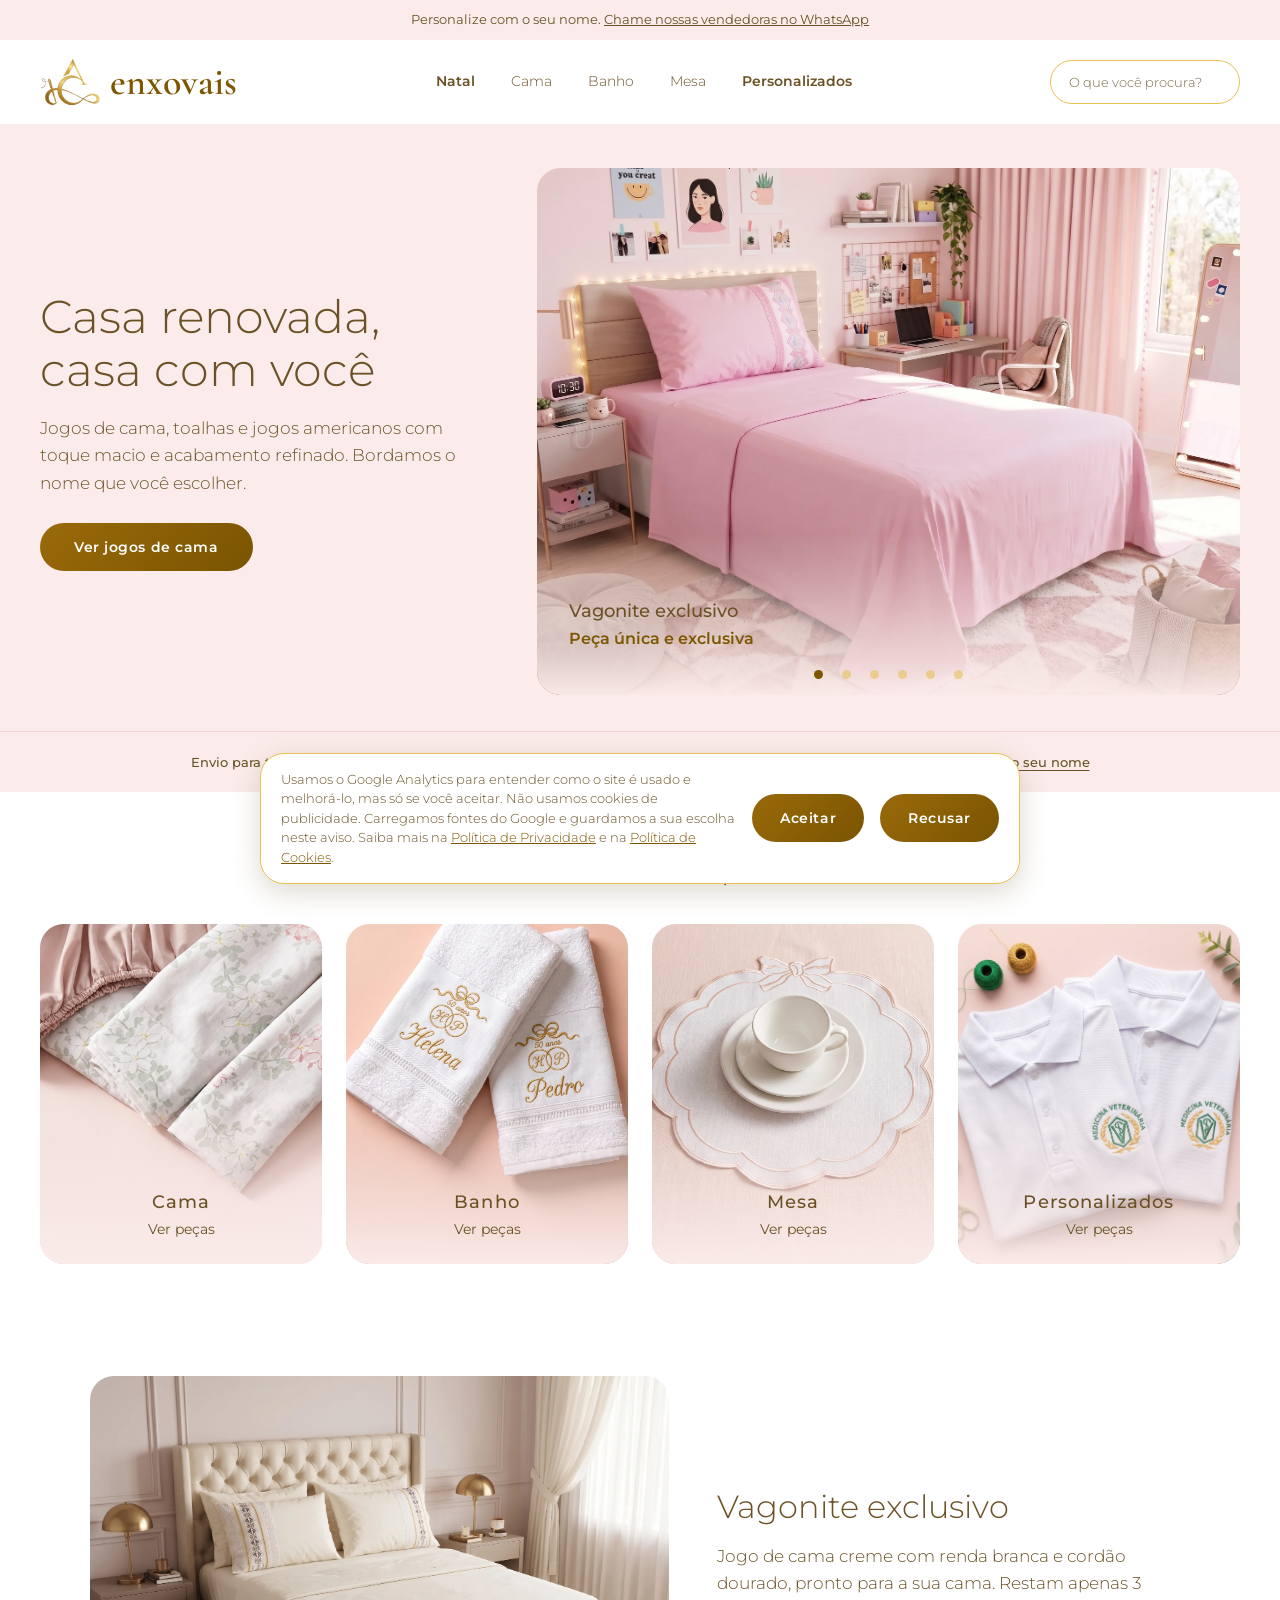
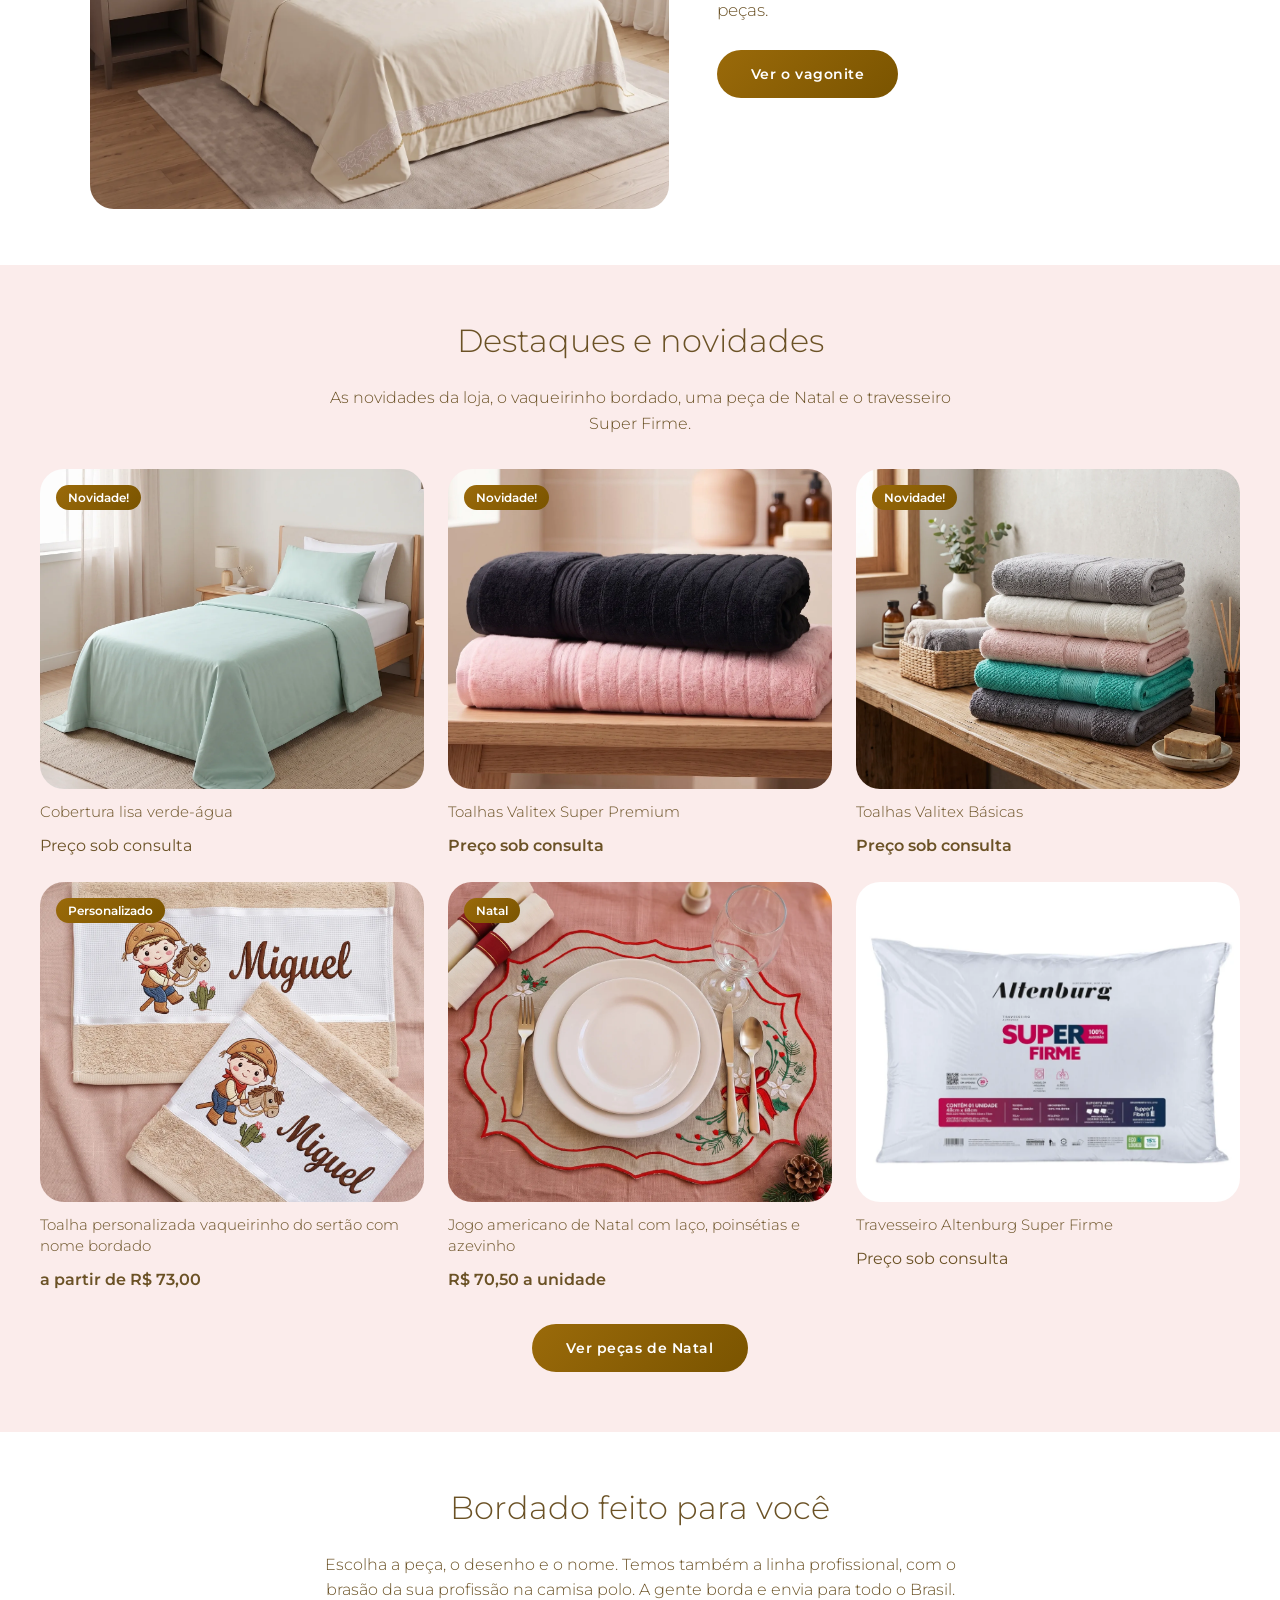
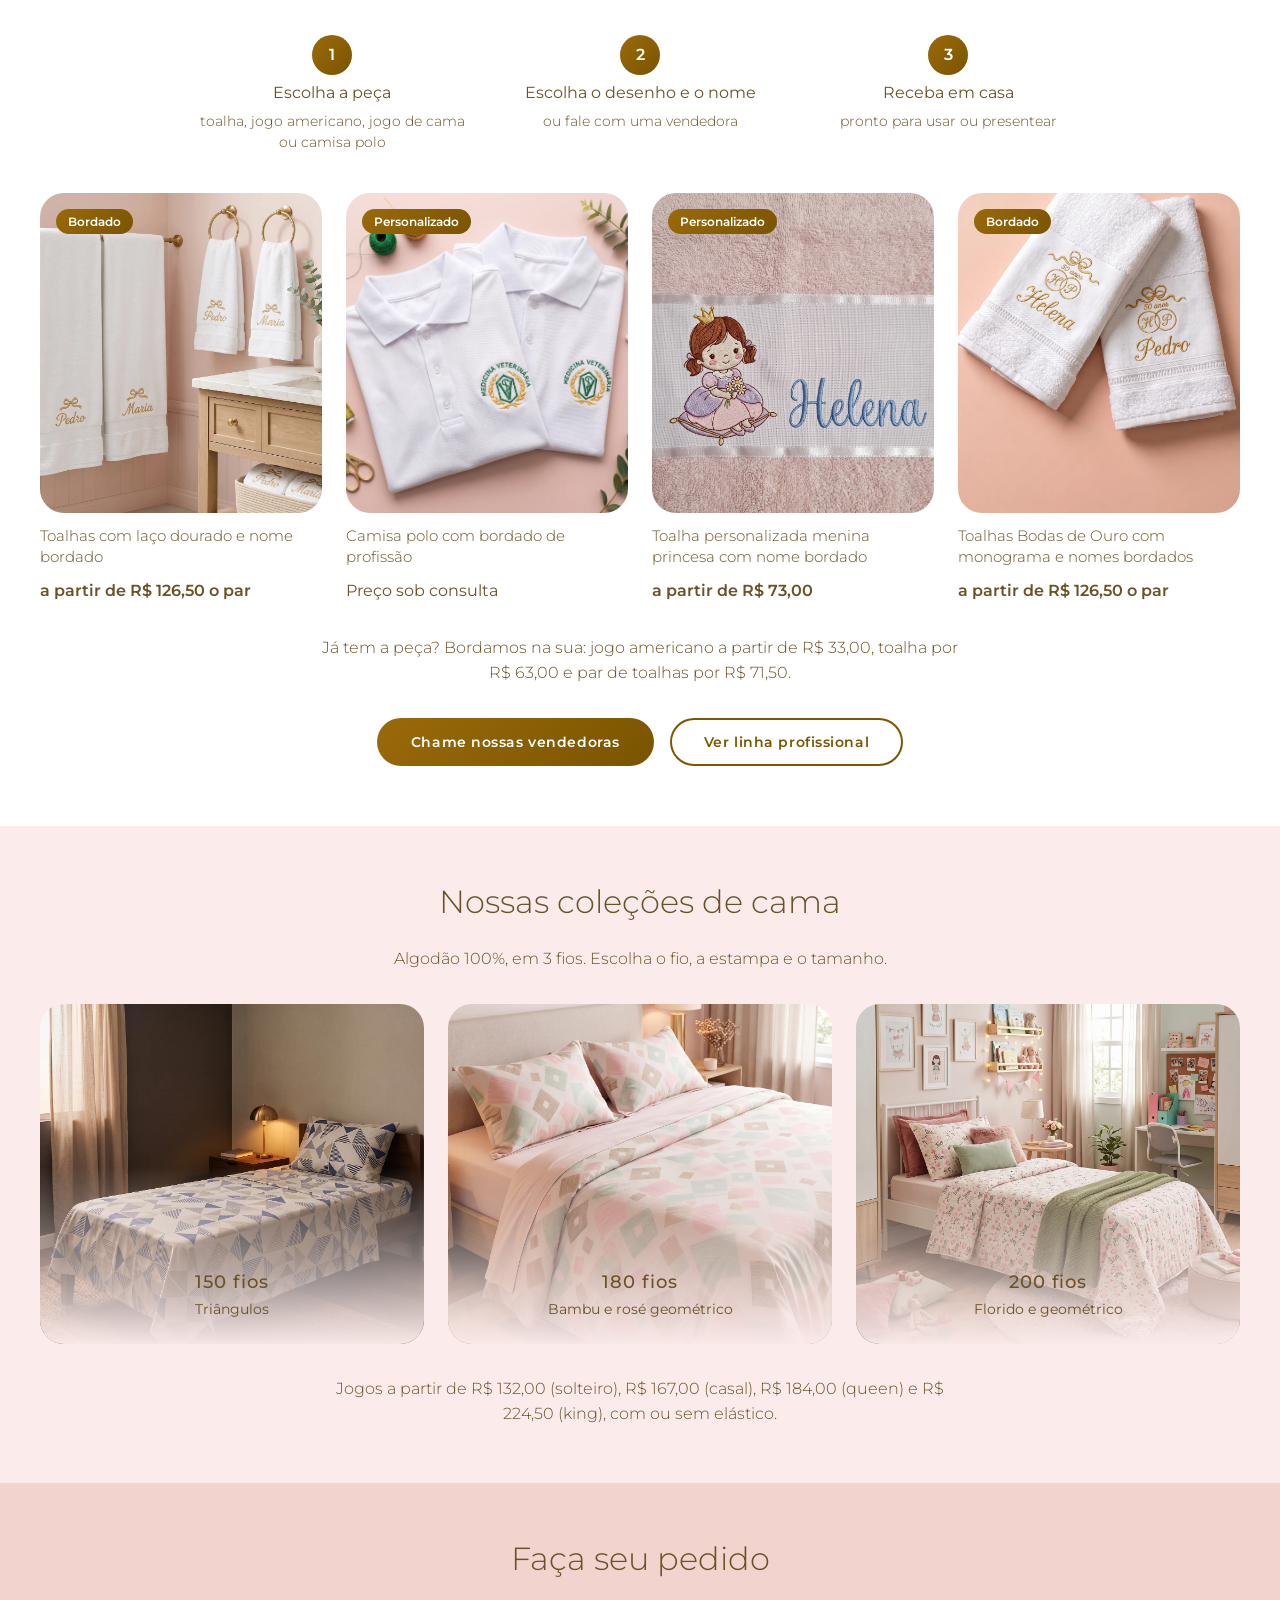
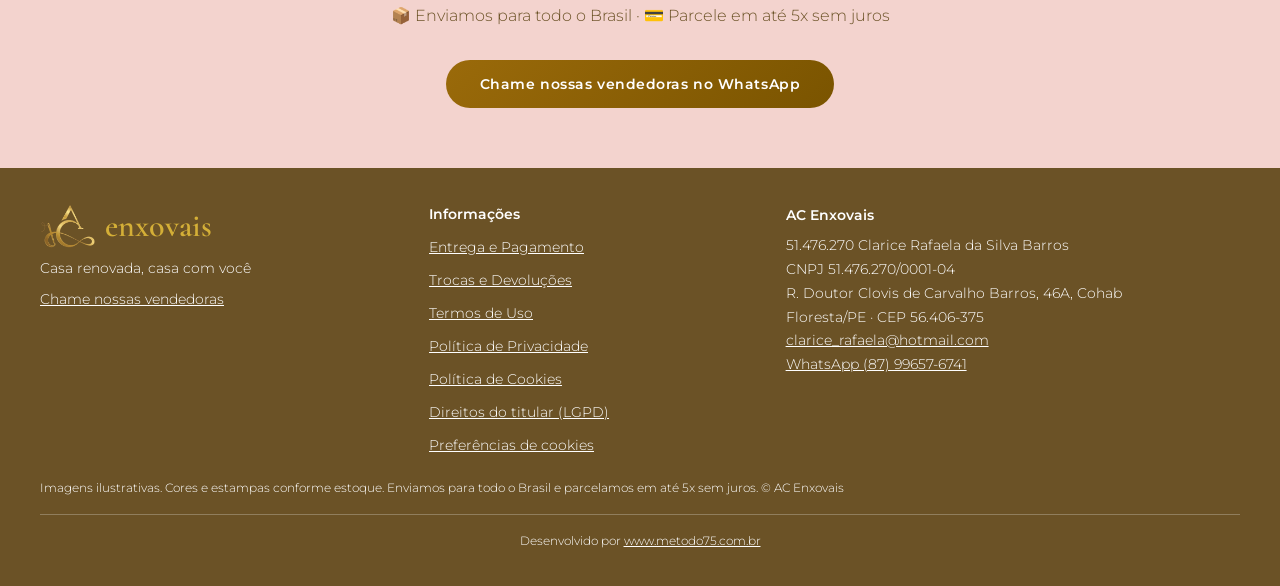
<file: index.html>
<!DOCTYPE html><html lang="pt-BR"><head><script async src="https://www.googletagmanager.com/gtag/js?id=G-JBMTT29M5P"></script><script>window.dataLayer=window.dataLayer||[];function gtag(){dataLayer.push(arguments)}gtag('consent','default',{analytics_storage:'denied',ad_storage:'denied',ad_user_data:'denied',ad_personalization:'denied'});try{if(localStorage.getItem('ace_aviso')=='aceito')gtag('consent','update',{analytics_storage:'granted'})}catch(e){}gtag('js',new Date());gtag('config','G-JBMTT29M5P');</script><meta charset="utf-8"><meta name="viewport" content="width=device-width,initial-scale=1"><title>Casa renovada, casa com você | AC Enxovais</title><link rel="preconnect" href="https://fonts.googleapis.com"><link href="https://fonts.googleapis.com/css2?family=Cormorant+Garamond:wght@600&family=Montserrat:wght@300;400;500;600&display=swap" rel="stylesheet"><link rel="icon" type="image/png" href="assets/imagens/logo/favicon.png"><link rel="apple-touch-icon" href="assets/imagens/logo/apple-touch-icon.png"><link rel="stylesheet" href="assets/css/styles.css"></head><body data-page="home"><div id="hdr"></div><main id="main"></main><div id="ftr"></div><script src="assets/js/produtos.js"></script><script src="assets/js/app.js"></script></body></html>
</file>
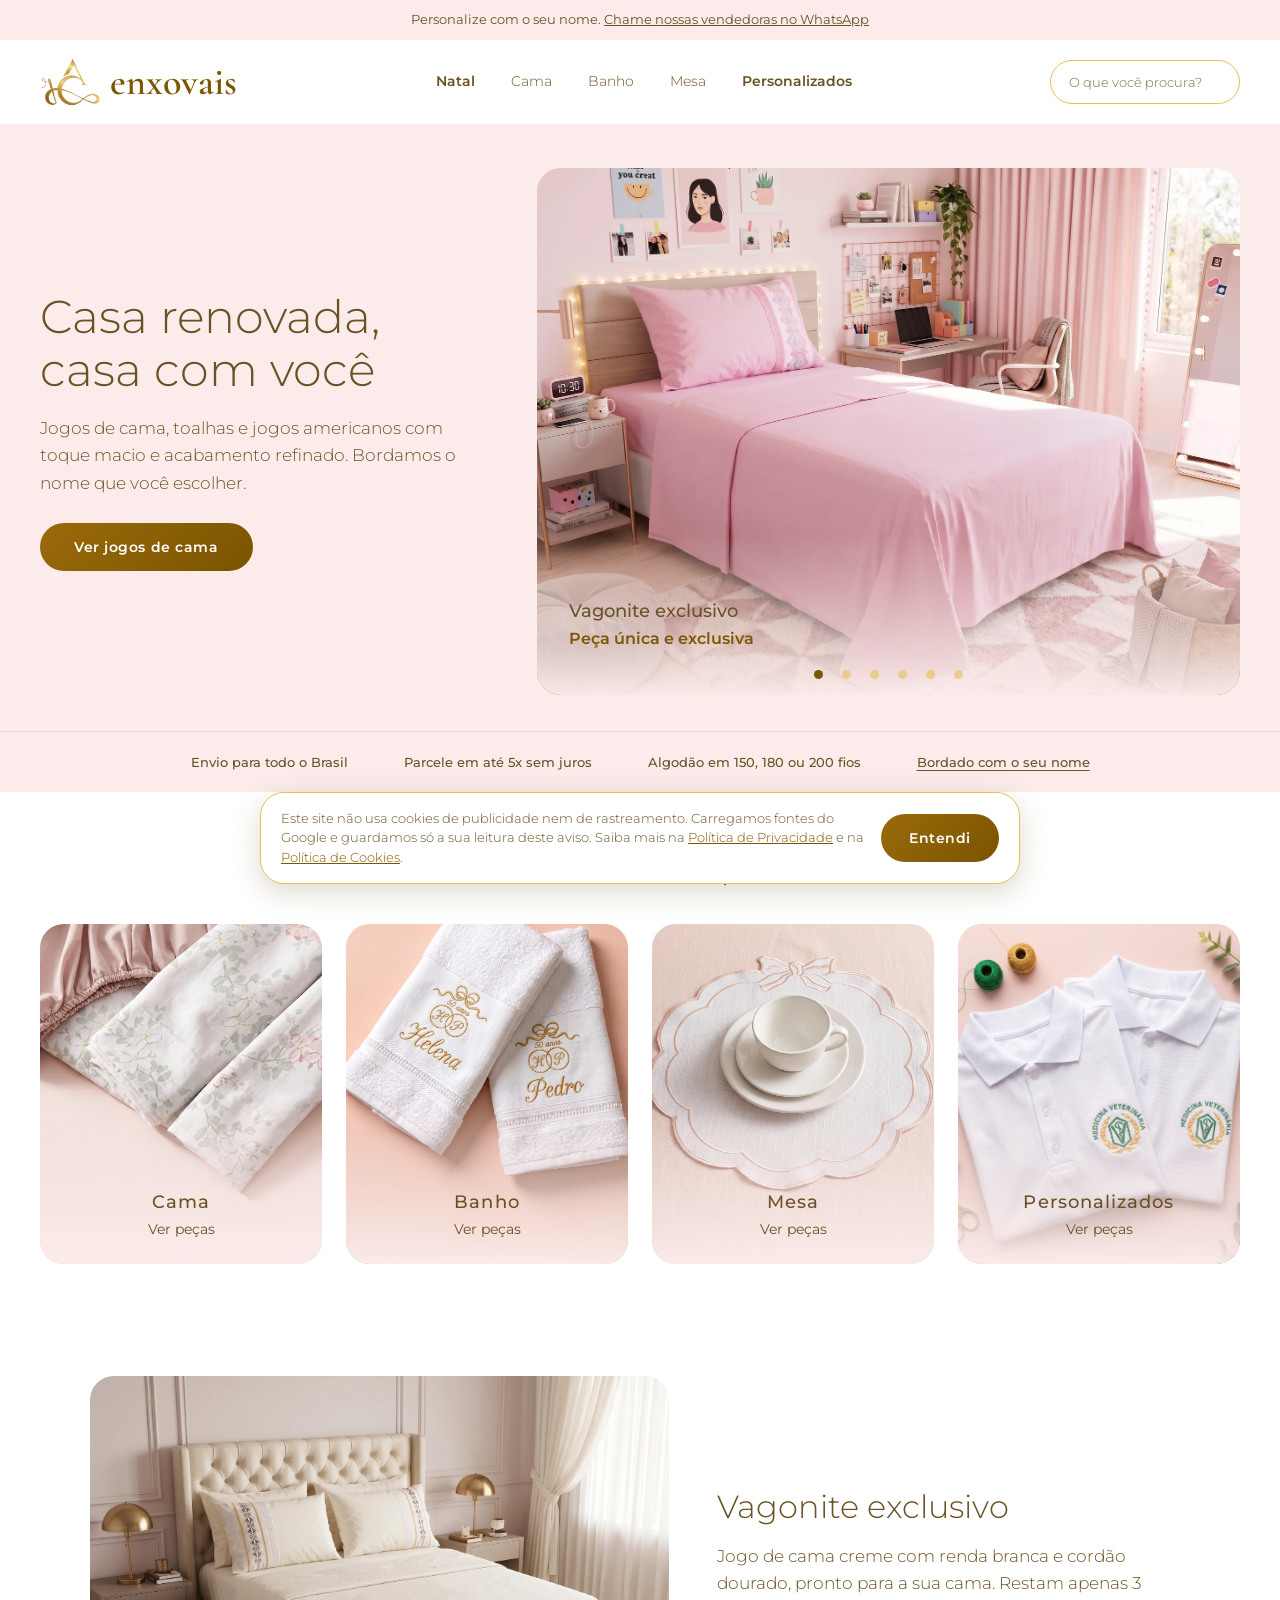
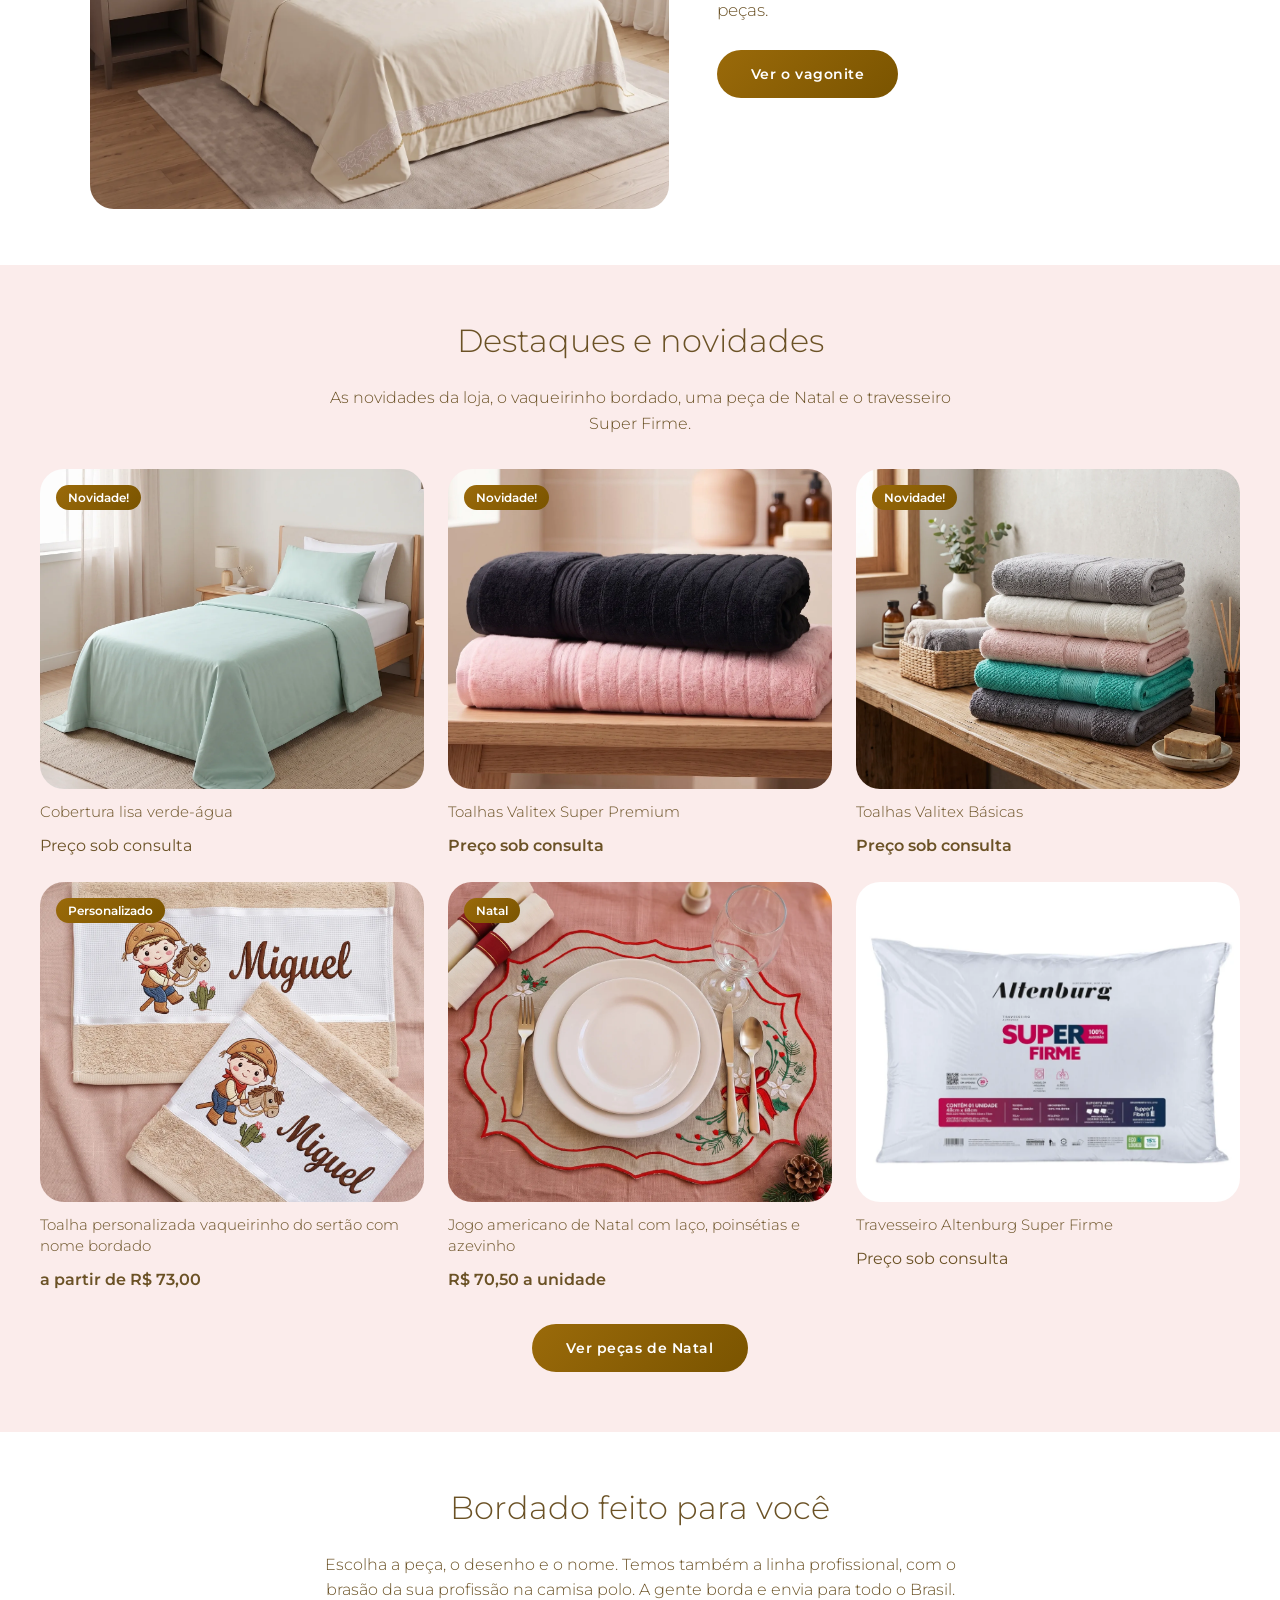
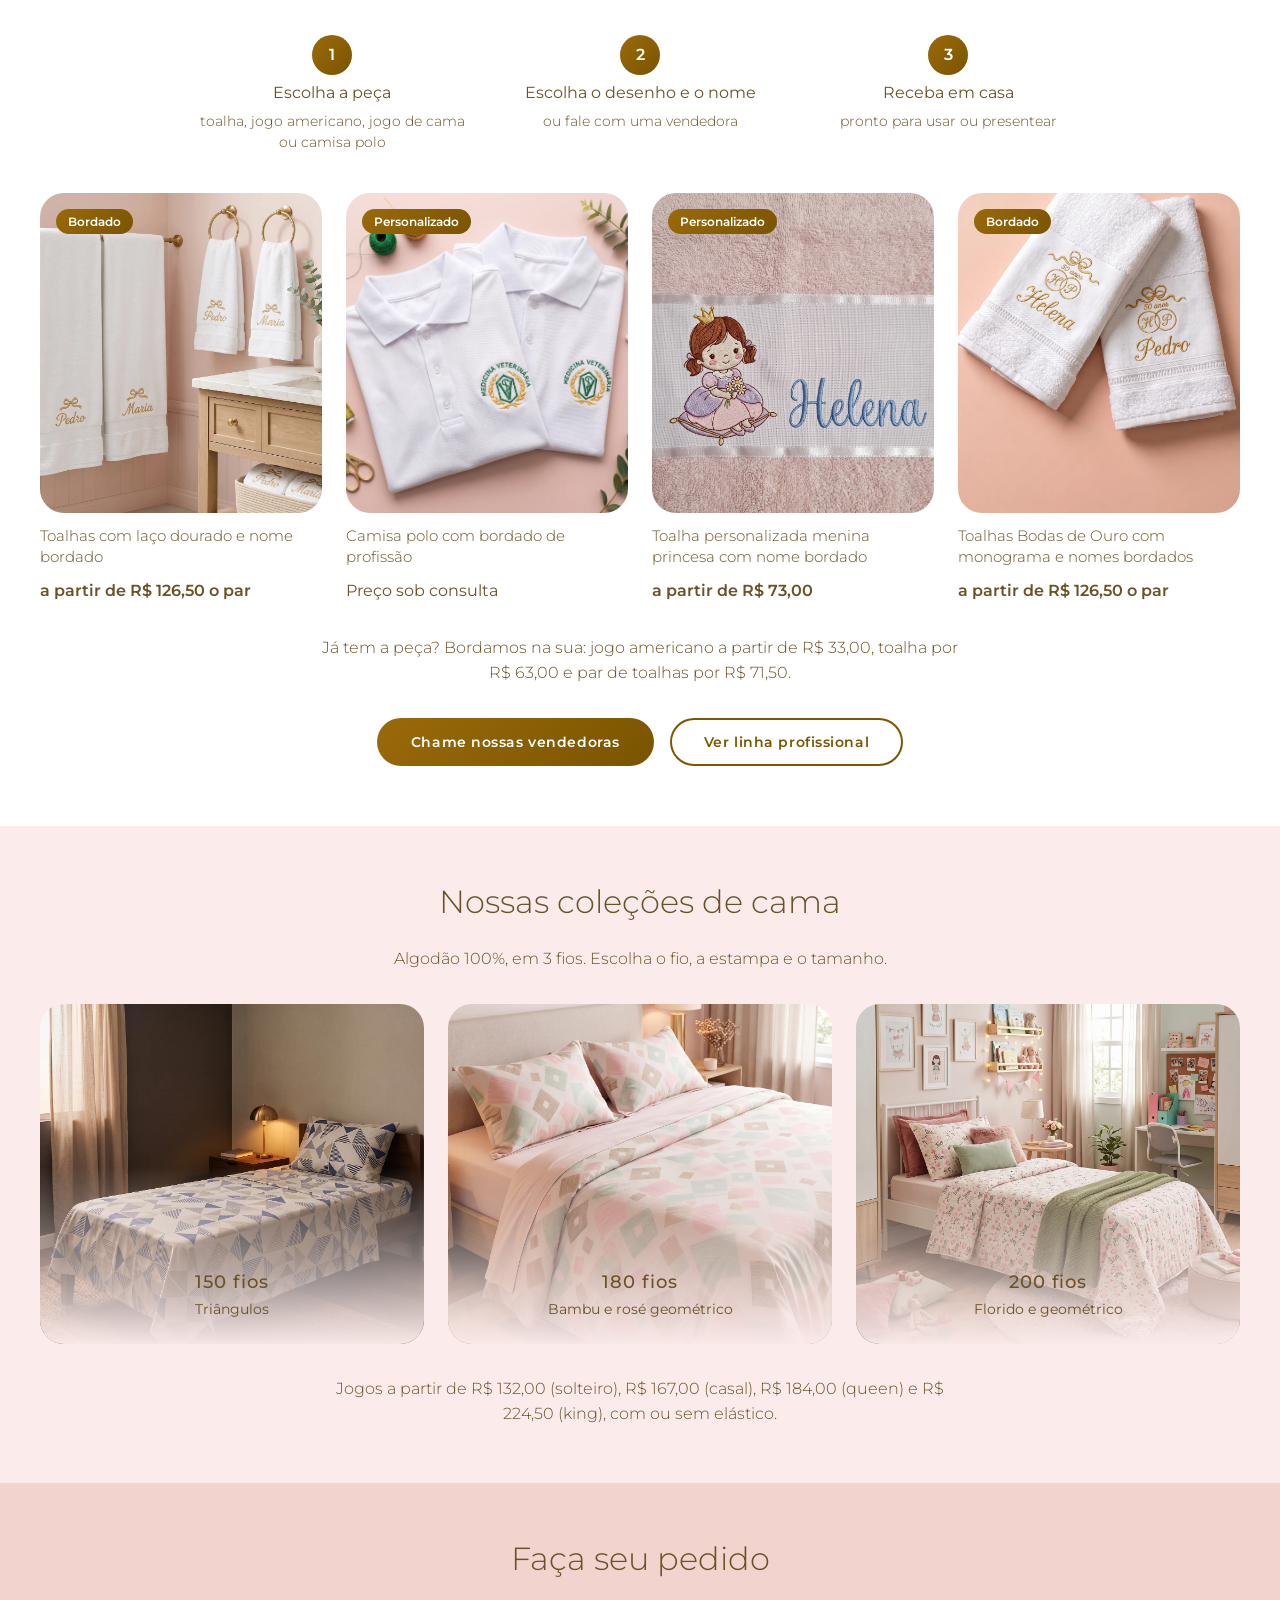
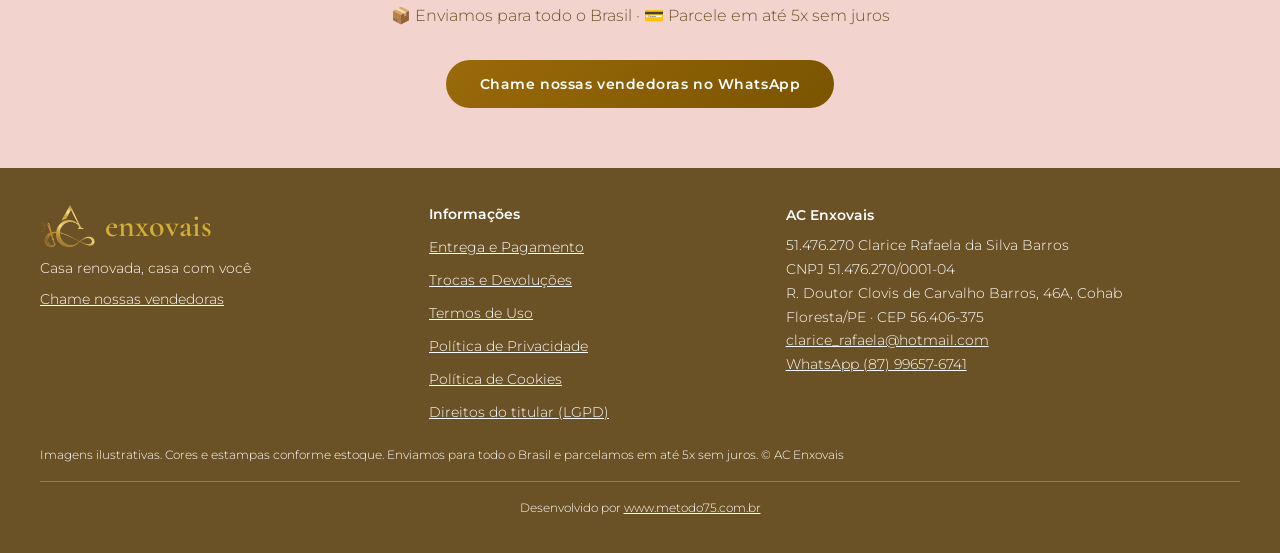
<file: ACEnxovais/index.html>
<!DOCTYPE html><html lang="pt-BR"><head><meta charset="utf-8"><meta name="viewport" content="width=device-width,initial-scale=1"><title>Casa renovada, casa com você | AC Enxovais</title><link rel="preconnect" href="https://fonts.googleapis.com"><link href="https://fonts.googleapis.com/css2?family=Cormorant+Garamond:wght@600&family=Montserrat:wght@300;400;500;600&display=swap" rel="stylesheet"><link rel="icon" type="image/png" href="assets/imagens/logo/favicon.png"><link rel="apple-touch-icon" href="assets/imagens/logo/apple-touch-icon.png"><link rel="stylesheet" href="assets/css/styles.css"></head><body data-page="home"><div id="hdr"></div><main id="main"></main><div id="ftr"></div><script src="assets/js/produtos.js"></script><script src="assets/js/app.js"></script></body></html>
</file>
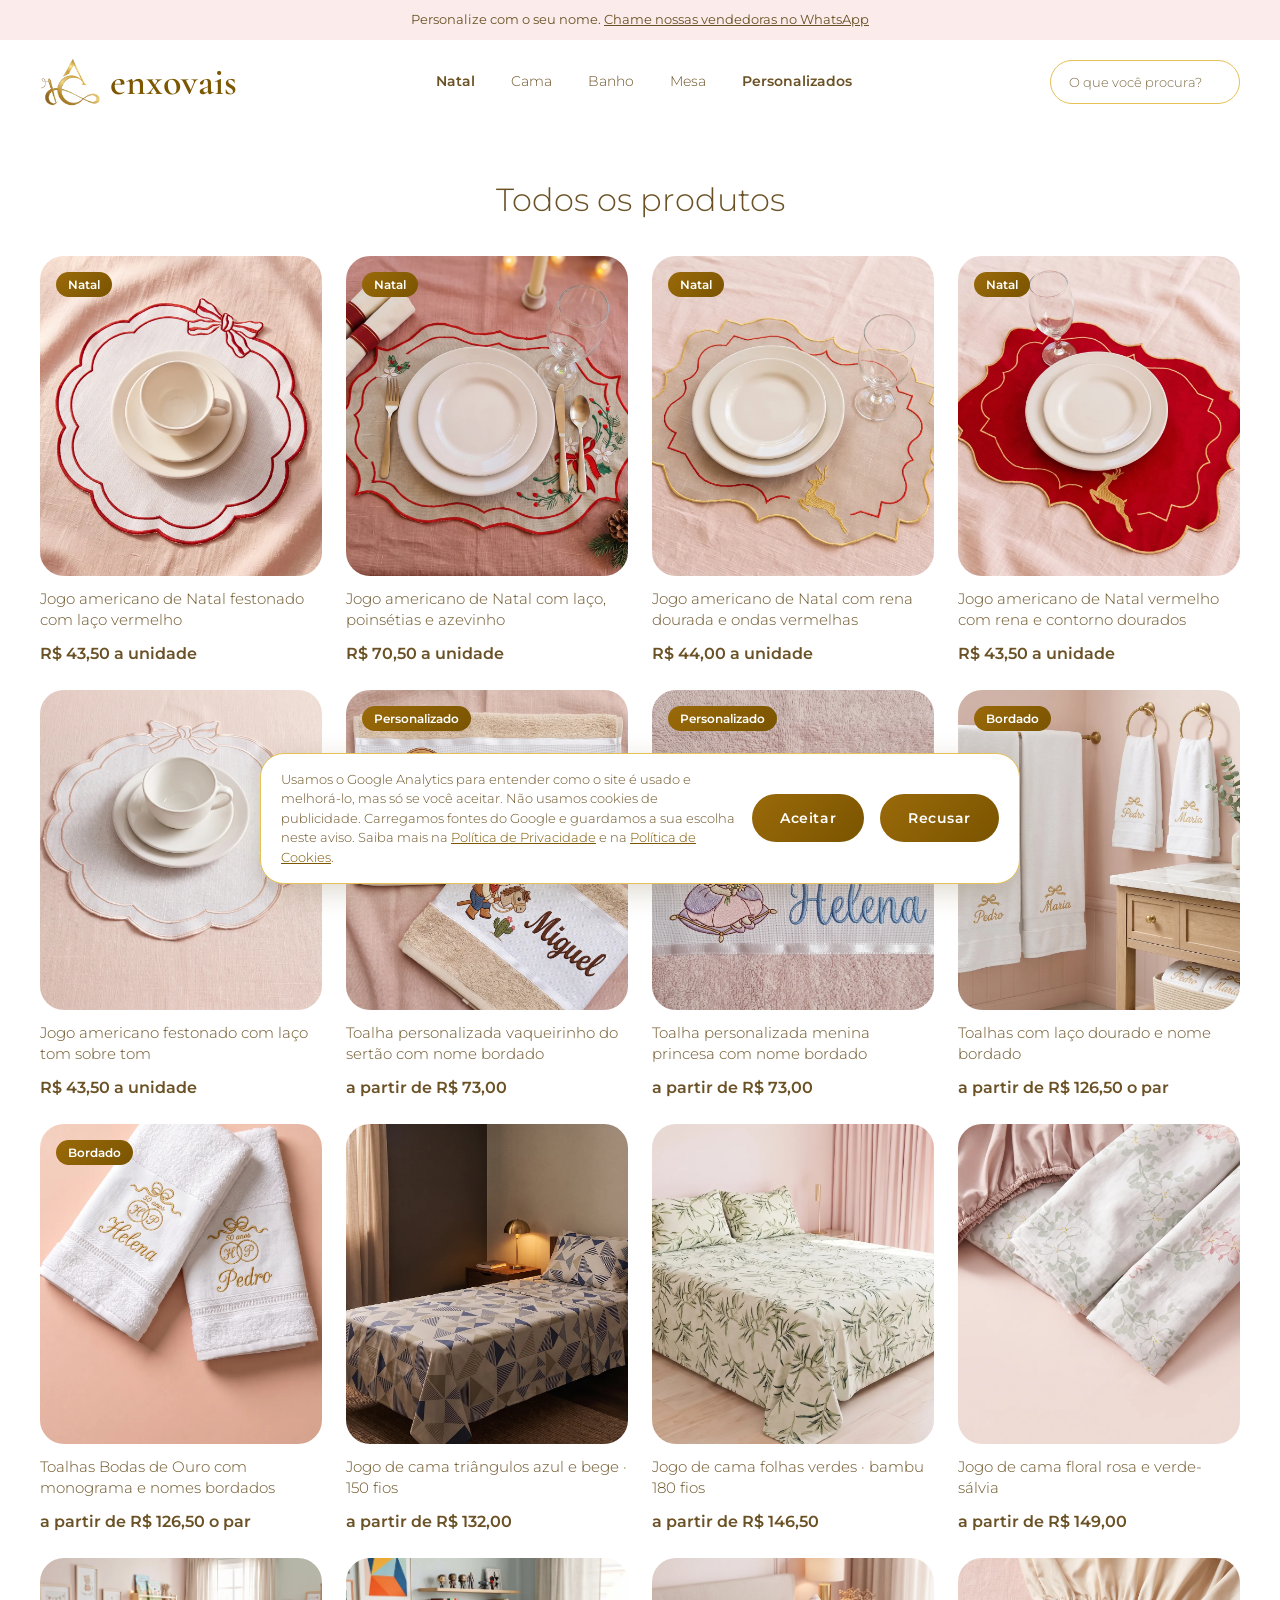
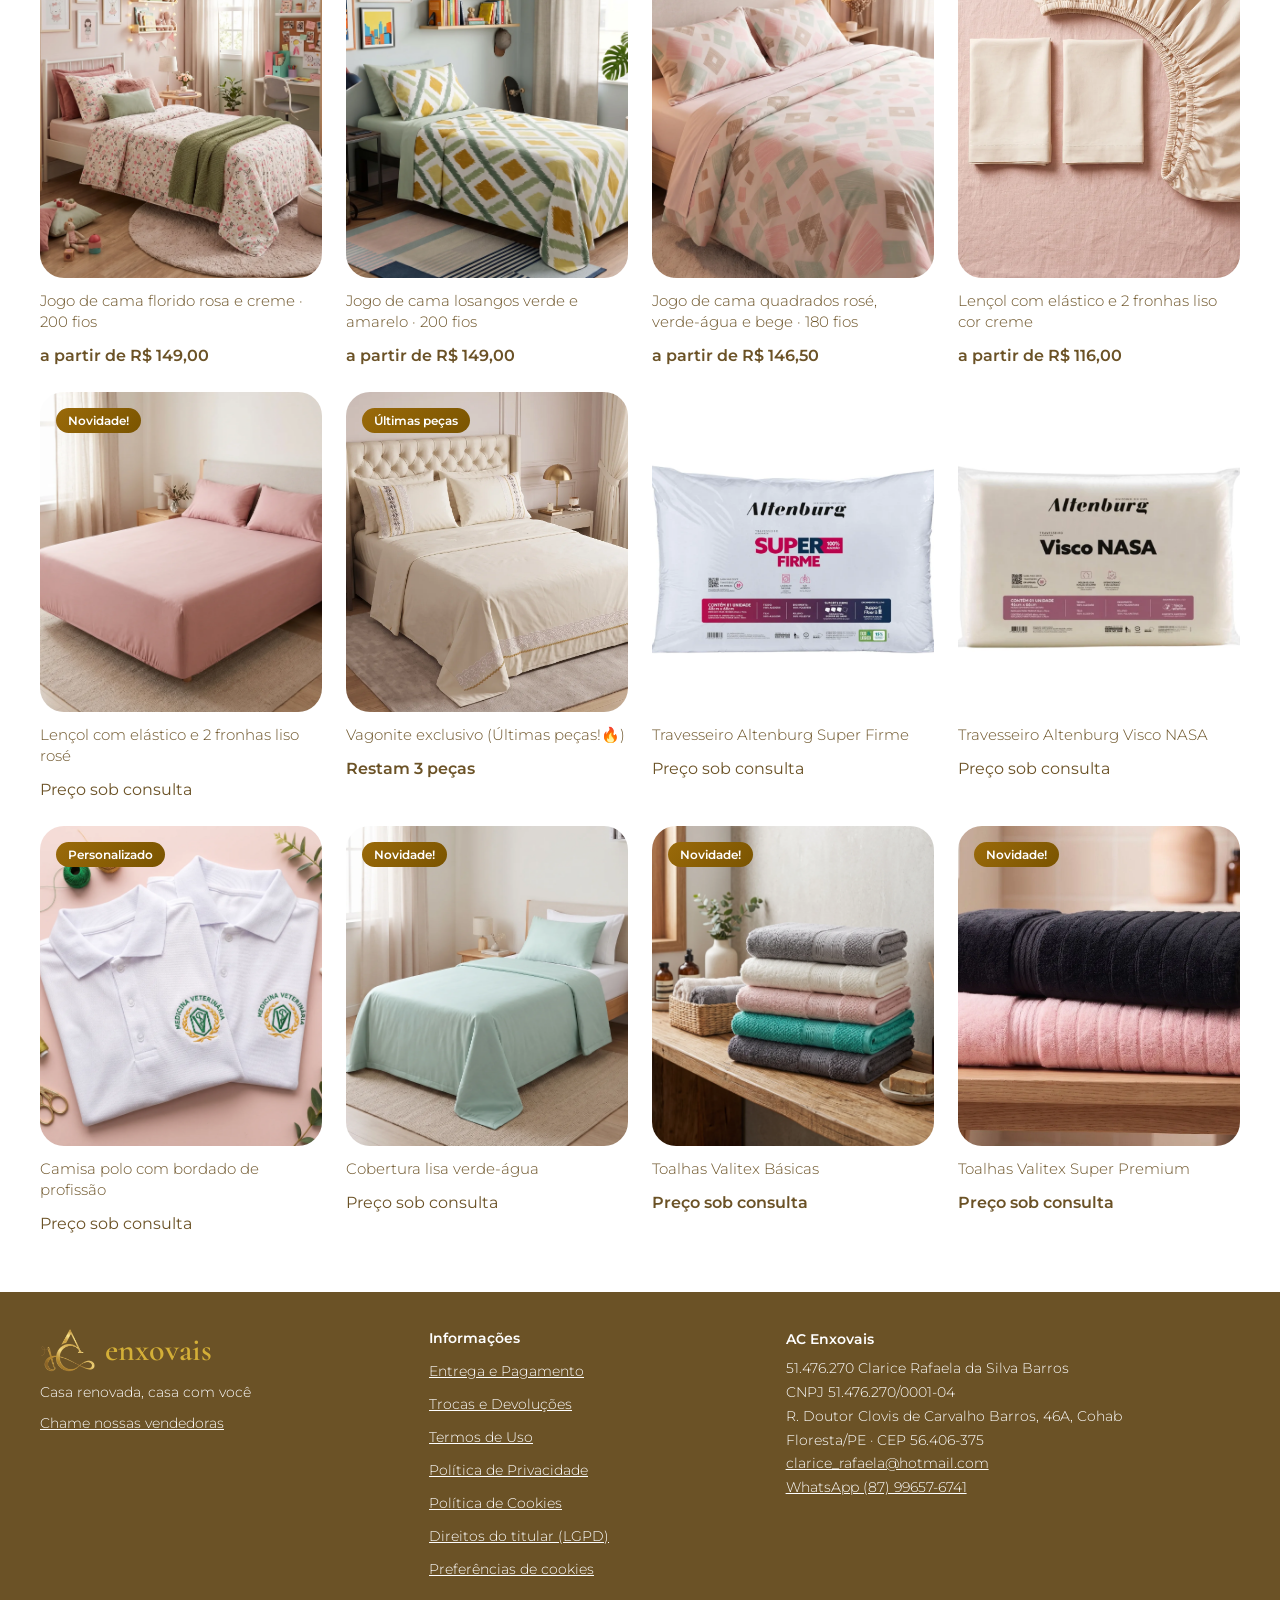
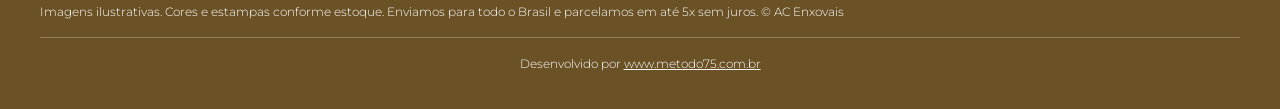
<file: categoria.html>
<!DOCTYPE html><html lang="pt-BR"><head><script async src="https://www.googletagmanager.com/gtag/js?id=G-JBMTT29M5P"></script><script>window.dataLayer=window.dataLayer||[];function gtag(){dataLayer.push(arguments)}gtag('consent','default',{analytics_storage:'denied',ad_storage:'denied',ad_user_data:'denied',ad_personalization:'denied'});try{if(localStorage.getItem('ace_aviso')=='aceito')gtag('consent','update',{analytics_storage:'granted'})}catch(e){}gtag('js',new Date());gtag('config','G-JBMTT29M5P');</script><meta charset="utf-8"><meta name="viewport" content="width=device-width,initial-scale=1"><title>Produtos | AC Enxovais</title><link rel="preconnect" href="https://fonts.googleapis.com"><link href="https://fonts.googleapis.com/css2?family=Cormorant+Garamond:wght@600&family=Montserrat:wght@300;400;500;600&display=swap" rel="stylesheet"><link rel="icon" type="image/png" href="assets/imagens/logo/favicon.png"><link rel="apple-touch-icon" href="assets/imagens/logo/apple-touch-icon.png"><link rel="stylesheet" href="assets/css/styles.css"></head><body data-page="cat"><div id="hdr"></div><main id="main"></main><div id="ftr"></div><script src="assets/js/produtos.js"></script><script src="assets/js/app.js"></script></body></html>
</file>
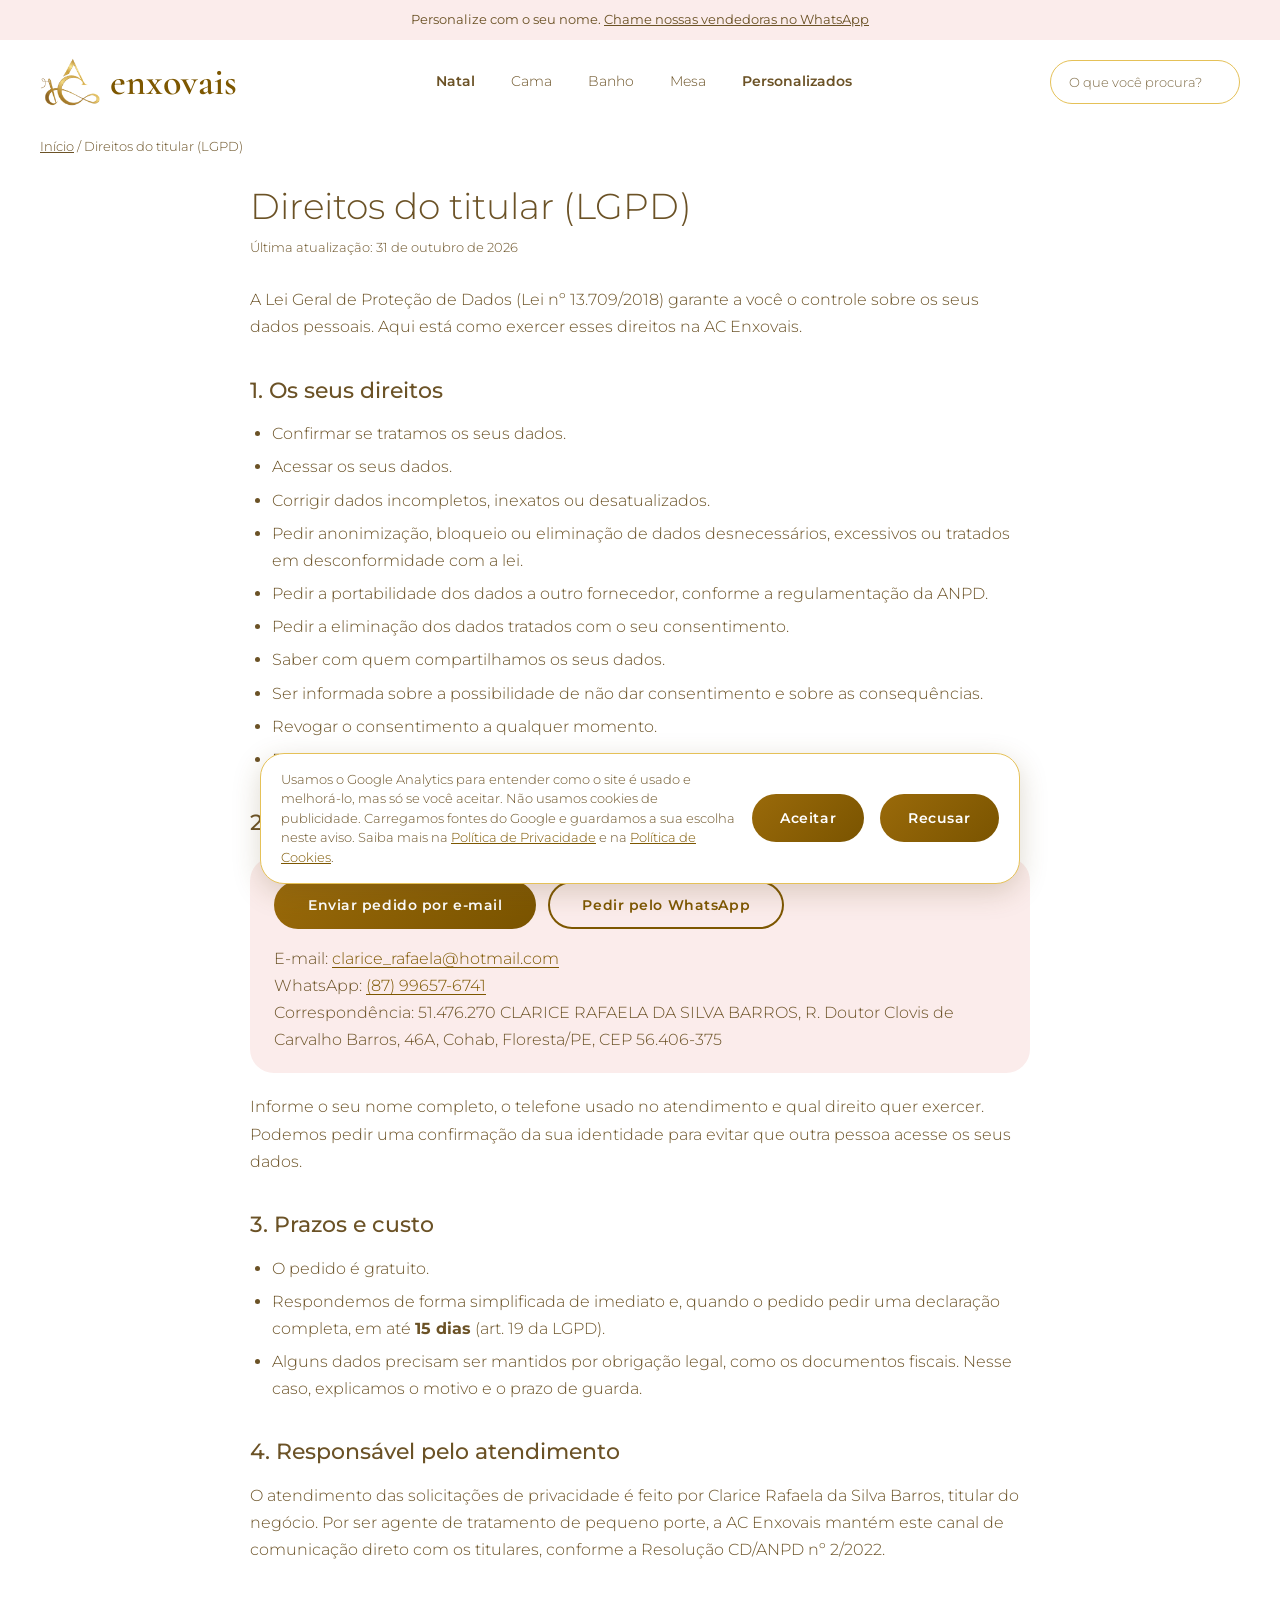
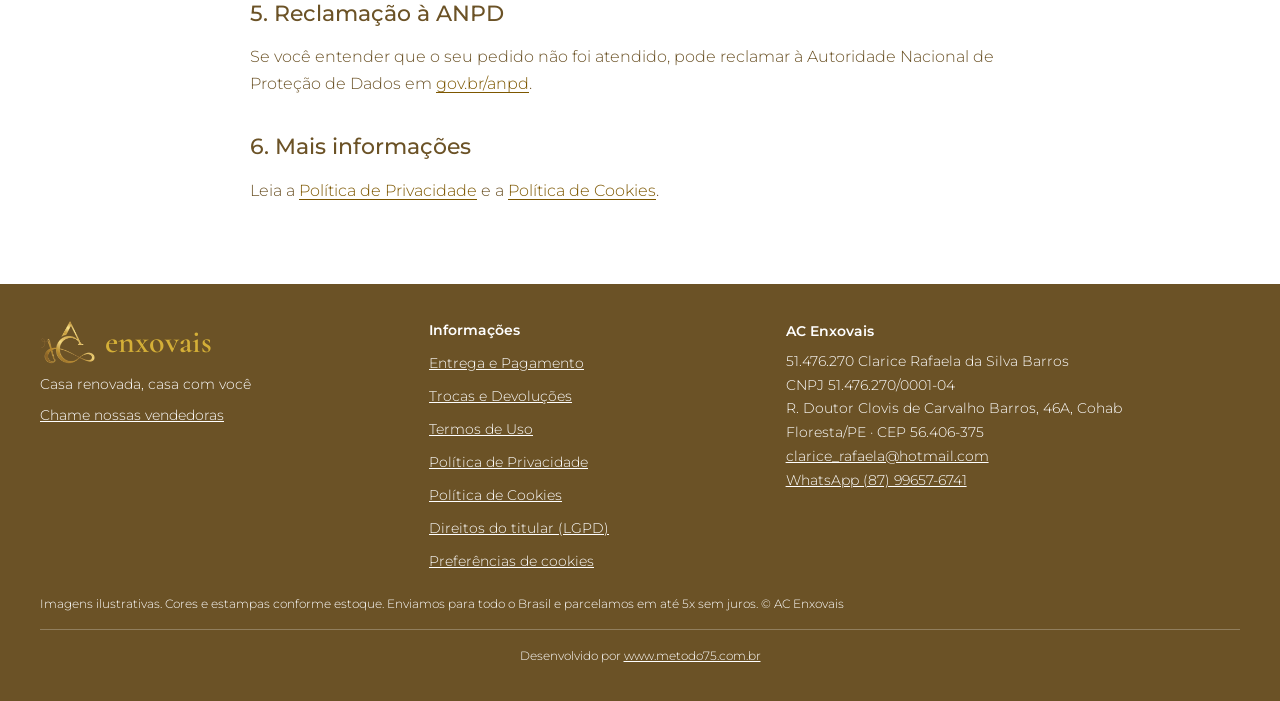
<file: direitos-do-titular.html>
<!DOCTYPE html><html lang="pt-BR"><head><script async src="https://www.googletagmanager.com/gtag/js?id=G-JBMTT29M5P"></script><script>window.dataLayer=window.dataLayer||[];function gtag(){dataLayer.push(arguments)}gtag('consent','default',{analytics_storage:'denied',ad_storage:'denied',ad_user_data:'denied',ad_personalization:'denied'});try{if(localStorage.getItem('ace_aviso')=='aceito')gtag('consent','update',{analytics_storage:'granted'})}catch(e){}gtag('js',new Date());gtag('config','G-JBMTT29M5P');</script><meta charset="utf-8"><meta name="viewport" content="width=device-width,initial-scale=1"><title>Direitos do titular (LGPD) | AC Enxovais</title><meta name="description" content="Como pedir acesso, correção, exclusão e outros direitos sobre os seus dados pessoais na AC Enxovais."><link rel="preconnect" href="https://fonts.googleapis.com"><link href="https://fonts.googleapis.com/css2?family=Cormorant+Garamond:wght@600&family=Montserrat:wght@300;400;500;600&display=swap" rel="stylesheet"><link rel="icon" type="image/png" href="assets/imagens/logo/favicon.png"><link rel="apple-touch-icon" href="assets/imagens/logo/apple-touch-icon.png"><link rel="stylesheet" href="assets/css/styles.css"></head><body data-page="legal"><div id="hdr"></div><main id="main"><p class="crumb"><a href="index.html">Início</a> / Direitos do titular (LGPD)</p><article class="legal">
<h1>Direitos do titular (LGPD)</h1><p class="upd">Última atualização: 31 de outubro de 2026</p>
<p>A Lei Geral de Proteção de Dados (Lei nº 13.709/2018) garante a você o controle sobre os seus dados pessoais. Aqui está como exercer esses direitos na AC Enxovais.</p>

<h2>1. Os seus direitos</h2>
<ul>
<li>Confirmar se tratamos os seus dados.</li>
<li>Acessar os seus dados.</li>
<li>Corrigir dados incompletos, inexatos ou desatualizados.</li>
<li>Pedir anonimização, bloqueio ou eliminação de dados desnecessários, excessivos ou tratados em desconformidade com a lei.</li>
<li>Pedir a portabilidade dos dados a outro fornecedor, conforme a regulamentação da ANPD.</li>
<li>Pedir a eliminação dos dados tratados com o seu consentimento.</li>
<li>Saber com quem compartilhamos os seus dados.</li>
<li>Ser informada sobre a possibilidade de não dar consentimento e sobre as consequências.</li>
<li>Revogar o consentimento a qualquer momento.</li>
<li>Peticionar contra o tratamento à ANPD.</li>
</ul>

<h2>2. Como fazer o pedido</h2>
<div class="box"><p>
<a class="btn" href="mailto:clarice_rafaela@hotmail.com?subject=LGPD%20-%20Solicitação%20do%20titular%20de%20dados&body=Olá!%20Sou%20titular%20de%20dados%20pessoais%20e%20gostaria%20de%20exercer%20o%20seguinte%20direito%20(apague%20o%20que%20não%20se%20aplica):%0D%0A-%20Confirmação%20de%20tratamento%0D%0A-%20Acesso%20aos%20dados%0D%0A-%20Correção%20de%20dados%0D%0A-%20Anonimização,%20bloqueio%20ou%20eliminação%0D%0A-%20Portabilidade%0D%0A-%20Informação%20sobre%20compartilhamento%0D%0A-%20Revogação%20de%20consentimento%0D%0A%0D%0ANome%20completo:%0D%0ATelefone%20usado%20no%20atendimento:%0D%0ADetalhes%20do%20pedido:">Enviar pedido por e-mail</a>
<a class="btn ghost" href="https://wa.me/5587996576741?text=Ol%C3%A1!%20Quero%20exercer%20um%20direito%20sobre%20os%20meus%20dados%20pessoais%20(LGPD).">Pedir pelo WhatsApp</a></p>
<p>E-mail: <a href="mailto:clarice_rafaela@hotmail.com">clarice_rafaela@hotmail.com</a><br>WhatsApp: <a href="https://wa.me/5587996576741">(87) 99657-6741</a><br>Correspondência: 51.476.270 CLARICE RAFAELA DA SILVA BARROS, R. Doutor Clovis de Carvalho Barros, 46A, Cohab, Floresta/PE, CEP 56.406-375</p></div>
<p>Informe o seu nome completo, o telefone usado no atendimento e qual direito quer exercer. Podemos pedir uma confirmação da sua identidade para evitar que outra pessoa acesse os seus dados.</p>

<h2>3. Prazos e custo</h2>
<ul>
<li>O pedido é gratuito.</li>
<li>Respondemos de forma simplificada de imediato e, quando o pedido pedir uma declaração completa, em até <b>15 dias</b> (art. 19 da LGPD).</li>
<li>Alguns dados precisam ser mantidos por obrigação legal, como os documentos fiscais. Nesse caso, explicamos o motivo e o prazo de guarda.</li>
</ul>

<h2>4. Responsável pelo atendimento</h2>
<p>O atendimento das solicitações de privacidade é feito por Clarice Rafaela da Silva Barros, titular do negócio. Por ser agente de tratamento de pequeno porte, a AC Enxovais mantém este canal de comunicação direto com os titulares, conforme a Resolução CD/ANPD nº 2/2022.</p>

<h2>5. Reclamação à ANPD</h2>
<p>Se você entender que o seu pedido não foi atendido, pode reclamar à Autoridade Nacional de Proteção de Dados em <a href="https://www.gov.br/anpd" target="_blank" rel="noopener">gov.br/anpd</a>.</p>

<h2>6. Mais informações</h2>
<p>Leia a <a href="politica-de-privacidade.html">Política de Privacidade</a> e a <a href="politica-de-cookies.html">Política de Cookies</a>.</p>
</article></main><div id="ftr"></div><script src="assets/js/produtos.js"></script><script src="assets/js/app.js"></script></body></html>
</file>
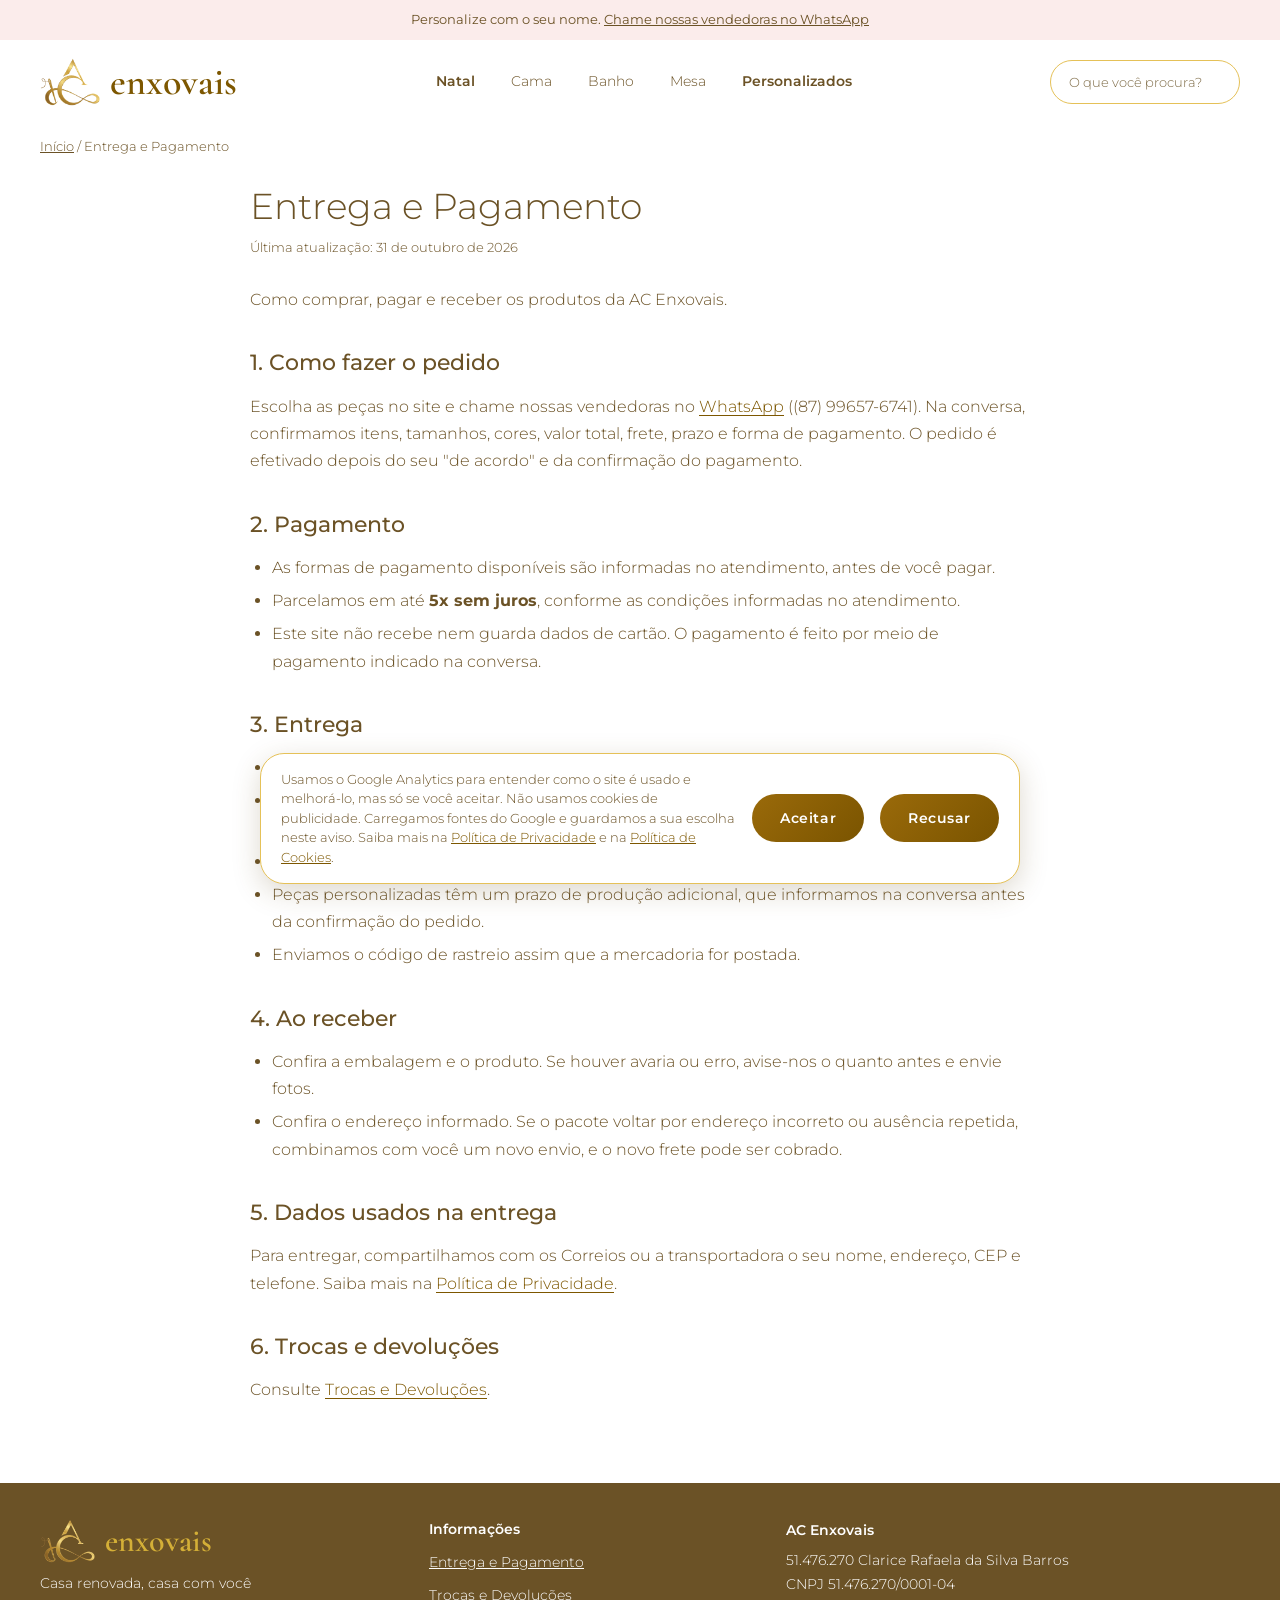
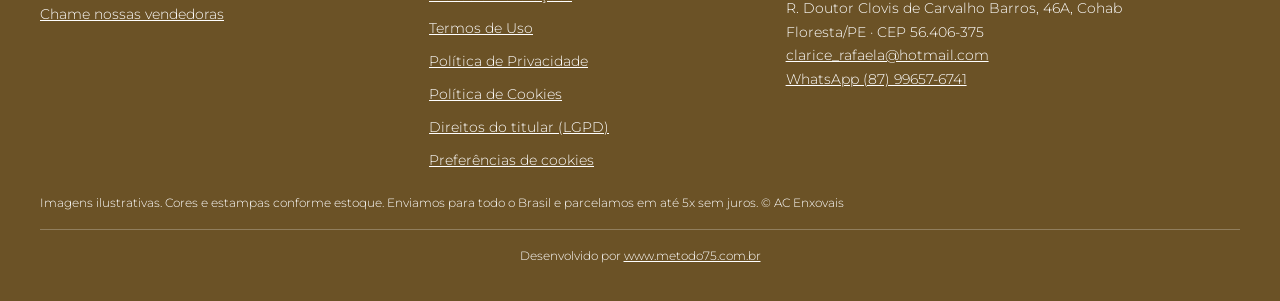
<file: entrega-e-pagamento.html>
<!DOCTYPE html><html lang="pt-BR"><head><script async src="https://www.googletagmanager.com/gtag/js?id=G-JBMTT29M5P"></script><script>window.dataLayer=window.dataLayer||[];function gtag(){dataLayer.push(arguments)}gtag('consent','default',{analytics_storage:'denied',ad_storage:'denied',ad_user_data:'denied',ad_personalization:'denied'});try{if(localStorage.getItem('ace_aviso')=='aceito')gtag('consent','update',{analytics_storage:'granted'})}catch(e){}gtag('js',new Date());gtag('config','G-JBMTT29M5P');</script><meta charset="utf-8"><meta name="viewport" content="width=device-width,initial-scale=1"><title>Entrega e Pagamento | AC Enxovais</title><meta name="description" content="Como funciona o envio para todo o Brasil, os prazos e o pagamento (parcelamento em até 5x sem juros) na AC Enxovais."><link rel="preconnect" href="https://fonts.googleapis.com"><link href="https://fonts.googleapis.com/css2?family=Cormorant+Garamond:wght@600&family=Montserrat:wght@300;400;500;600&display=swap" rel="stylesheet"><link rel="icon" type="image/png" href="assets/imagens/logo/favicon.png"><link rel="apple-touch-icon" href="assets/imagens/logo/apple-touch-icon.png"><link rel="stylesheet" href="assets/css/styles.css"></head><body data-page="legal"><div id="hdr"></div><main id="main"><p class="crumb"><a href="index.html">Início</a> / Entrega e Pagamento</p><article class="legal">
<h1>Entrega e Pagamento</h1><p class="upd">Última atualização: 31 de outubro de 2026</p>
<p>Como comprar, pagar e receber os produtos da AC Enxovais.</p>

<h2>1. Como fazer o pedido</h2>
<p>Escolha as peças no site e chame nossas vendedoras no <a href="https://wa.me/5587996576741">WhatsApp</a> ((87) 99657-6741). Na conversa, confirmamos itens, tamanhos, cores, valor total, frete, prazo e forma de pagamento. O pedido é efetivado depois do seu "de acordo" e da confirmação do pagamento.</p>

<h2>2. Pagamento</h2>
<ul>
<li>As formas de pagamento disponíveis são informadas no atendimento, antes de você pagar.</li>
<li>Parcelamos em até <b>5x sem juros</b>, conforme as condições informadas no atendimento.</li>
<li>Este site não recebe nem guarda dados de cartão. O pagamento é feito por meio de pagamento indicado na conversa.</li>
</ul>

<h2>3. Entrega</h2>
<ul>
<li>Enviamos para <b>todo o Brasil</b>, por Correios ou transportadora.</li>
<li>O valor do frete e o prazo estimado são informados antes do pagamento, de acordo com o seu CEP.</li>
<li>O prazo de entrega passa a contar depois da confirmação do pagamento.</li>
<li>Peças personalizadas têm um prazo de produção adicional, que informamos na conversa antes da confirmação do pedido.</li>
<li>Enviamos o código de rastreio assim que a mercadoria for postada.</li>
</ul>

<h2>4. Ao receber</h2>
<ul>
<li>Confira a embalagem e o produto. Se houver avaria ou erro, avise-nos o quanto antes e envie fotos.</li>
<li>Confira o endereço informado. Se o pacote voltar por endereço incorreto ou ausência repetida, combinamos com você um novo envio, e o novo frete pode ser cobrado.</li>
</ul>

<h2>5. Dados usados na entrega</h2>
<p>Para entregar, compartilhamos com os Correios ou a transportadora o seu nome, endereço, CEP e telefone. Saiba mais na <a href="politica-de-privacidade.html">Política de Privacidade</a>.</p>

<h2>6. Trocas e devoluções</h2>
<p>Consulte <a href="trocas-e-devolucoes.html">Trocas e Devoluções</a>.</p>
</article></main><div id="ftr"></div><script src="assets/js/produtos.js"></script><script src="assets/js/app.js"></script></body></html>
</file>
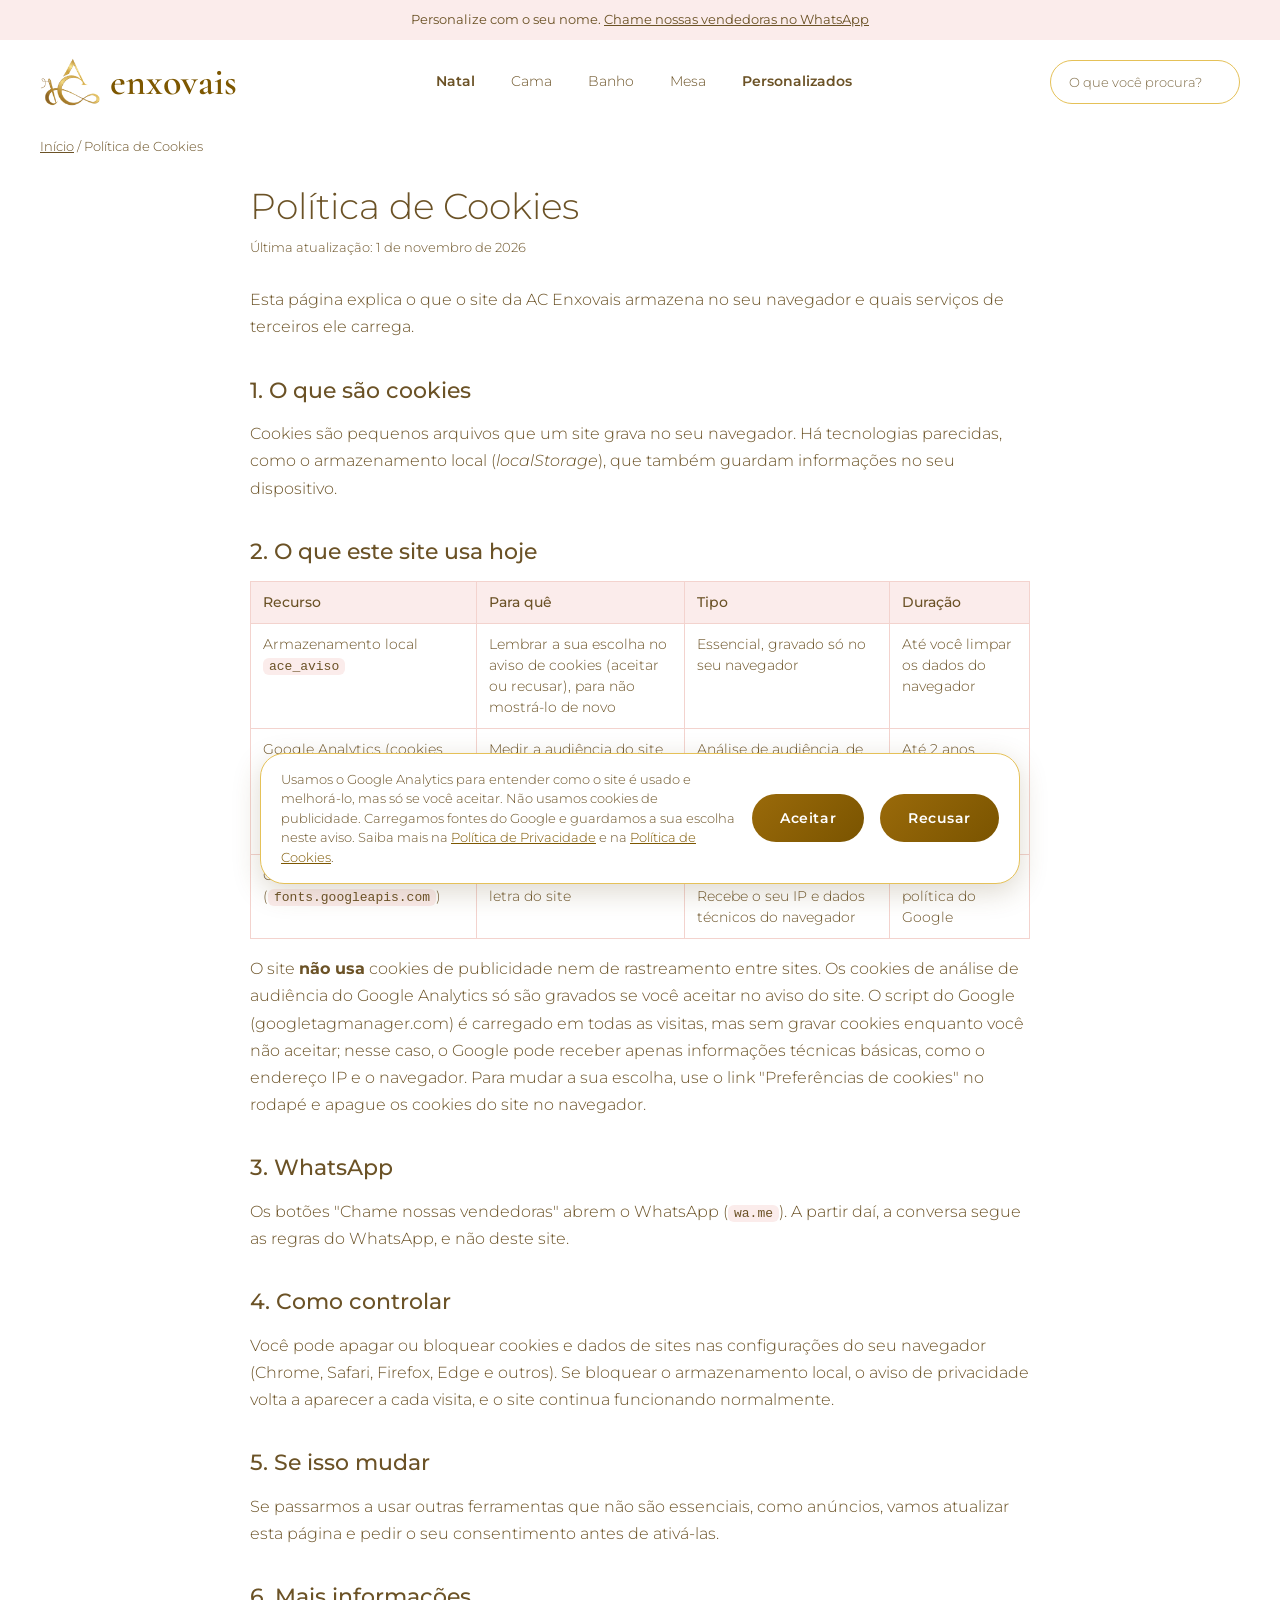
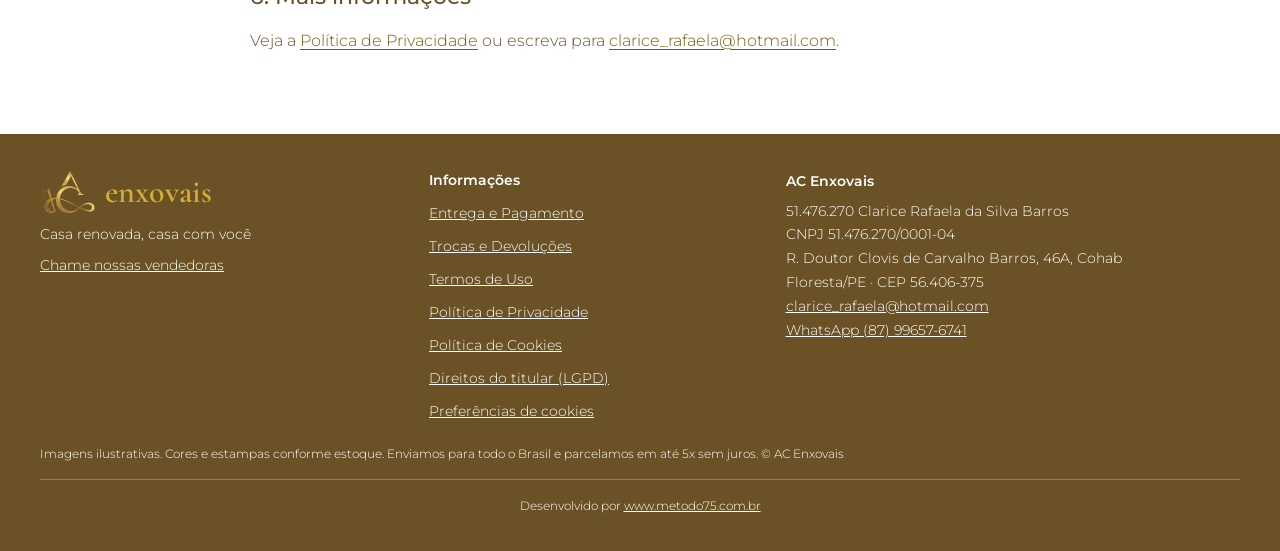
<file: politica-de-cookies.html>
<!DOCTYPE html><html lang="pt-BR"><head><script async src="https://www.googletagmanager.com/gtag/js?id=G-JBMTT29M5P"></script><script>window.dataLayer=window.dataLayer||[];function gtag(){dataLayer.push(arguments)}gtag('consent','default',{analytics_storage:'denied',ad_storage:'denied',ad_user_data:'denied',ad_personalization:'denied'});try{if(localStorage.getItem('ace_aviso')=='aceito')gtag('consent','update',{analytics_storage:'granted'})}catch(e){}gtag('js',new Date());gtag('config','G-JBMTT29M5P');</script><meta charset="utf-8"><meta name="viewport" content="width=device-width,initial-scale=1"><title>Política de Cookies | AC Enxovais</title><meta name="description" content="Quais cookies e tecnologias semelhantes o site da AC Enxovais usa, e como você controla."><link rel="preconnect" href="https://fonts.googleapis.com"><link href="https://fonts.googleapis.com/css2?family=Cormorant+Garamond:wght@600&family=Montserrat:wght@300;400;500;600&display=swap" rel="stylesheet"><link rel="icon" type="image/png" href="assets/imagens/logo/favicon.png"><link rel="apple-touch-icon" href="assets/imagens/logo/apple-touch-icon.png"><link rel="stylesheet" href="assets/css/styles.css"></head><body data-page="legal"><div id="hdr"></div><main id="main"><p class="crumb"><a href="index.html">Início</a> / Política de Cookies</p><article class="legal">
<h1>Política de Cookies</h1><p class="upd">Última atualização: 1 de novembro de 2026</p>
<p>Esta página explica o que o site da AC Enxovais armazena no seu navegador e quais serviços de terceiros ele carrega.</p>

<h2>1. O que são cookies</h2>
<p>Cookies são pequenos arquivos que um site grava no seu navegador. Há tecnologias parecidas, como o armazenamento local (<i>localStorage</i>), que também guardam informações no seu dispositivo.</p>

<h2>2. O que este site usa hoje</h2>
<div class="tbl"><table>
<thead><tr><th>Recurso</th><th>Para quê</th><th>Tipo</th><th>Duração</th></tr></thead>
<tbody>
<tr><td>Armazenamento local <code>ace_aviso</code></td><td>Lembrar a sua escolha no aviso de cookies (aceitar ou recusar), para não mostrá-lo de novo</td><td>Essencial, gravado só no seu navegador</td><td>Até você limpar os dados do navegador</td></tr>
<tr><td>Google Analytics (cookies <code>_ga</code> e <code>_ga_*</code>)</td><td>Medir a audiência do site de forma agregada (páginas visitadas, origem e tipo de aparelho)</td><td>Análise de audiência, de terceiro (Google). Só são gravados se você clicar em "Aceitar"</td><td>Até 2 anos</td></tr>
<tr><td>Google Fonts (<code>fonts.googleapis.com</code>)</td><td>Carregar as fontes de letra do site</td><td>Serviço de terceiro. Recebe o seu IP e dados técnicos do navegador</td><td>Conforme a política do Google</td></tr>
</tbody></table></div>
<p>O site <b>não usa</b> cookies de publicidade nem de rastreamento entre sites. Os cookies de análise de audiência do Google Analytics só são gravados se você aceitar no aviso do site. O script do Google (googletagmanager.com) é carregado em todas as visitas, mas sem gravar cookies enquanto você não aceitar; nesse caso, o Google pode receber apenas informações técnicas básicas, como o endereço IP e o navegador. Para mudar a sua escolha, use o link "Preferências de cookies" no rodapé e apague os cookies do site no navegador.</p>

<h2>3. WhatsApp</h2>
<p>Os botões "Chame nossas vendedoras" abrem o WhatsApp (<code>wa.me</code>). A partir daí, a conversa segue as regras do WhatsApp, e não deste site.</p>

<h2>4. Como controlar</h2>
<p>Você pode apagar ou bloquear cookies e dados de sites nas configurações do seu navegador (Chrome, Safari, Firefox, Edge e outros). Se bloquear o armazenamento local, o aviso de privacidade volta a aparecer a cada visita, e o site continua funcionando normalmente.</p>

<h2>5. Se isso mudar</h2>
<p>Se passarmos a usar outras ferramentas que não são essenciais, como anúncios, vamos atualizar esta página e pedir o seu consentimento antes de ativá-las.</p>

<h2>6. Mais informações</h2>
<p>Veja a <a href="politica-de-privacidade.html">Política de Privacidade</a> ou escreva para <a href="mailto:clarice_rafaela@hotmail.com">clarice_rafaela@hotmail.com</a>.</p>
</article></main><div id="ftr"></div><script src="assets/js/produtos.js"></script><script src="assets/js/app.js"></script></body></html>
</file>
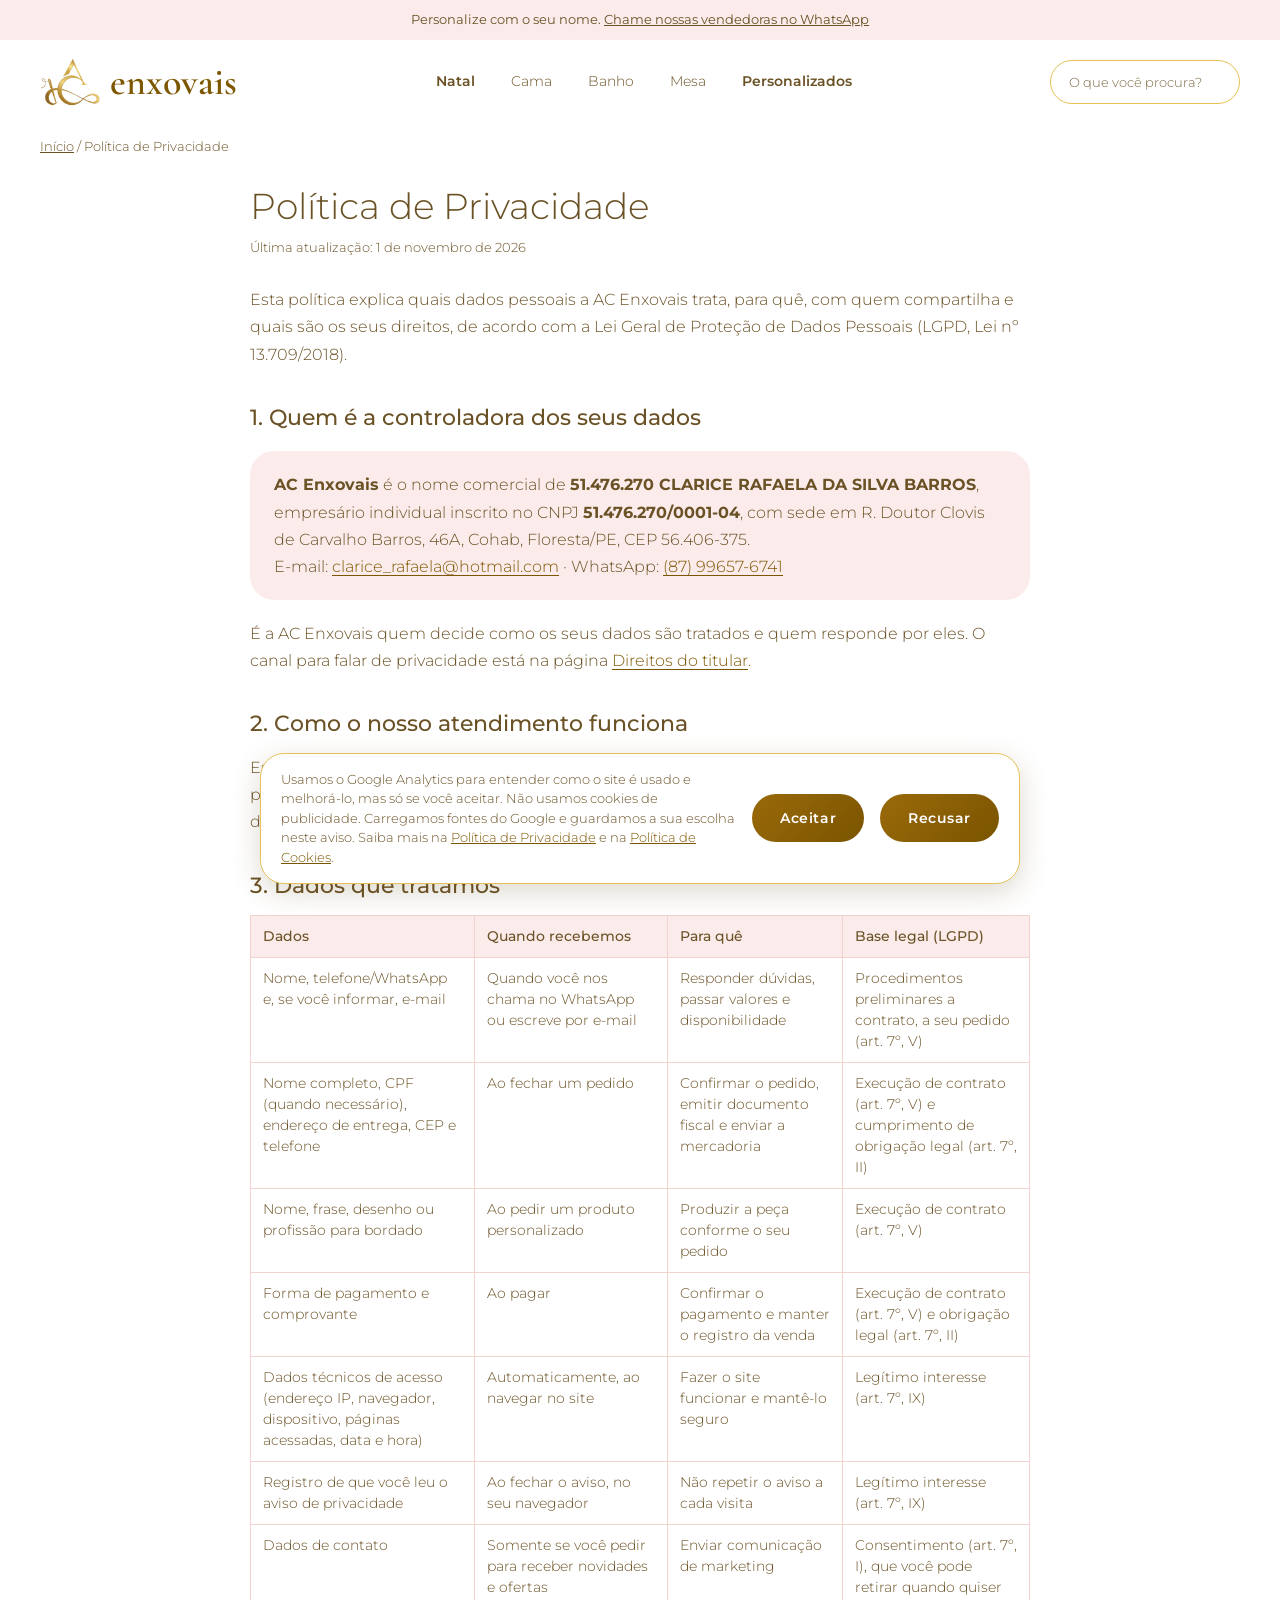
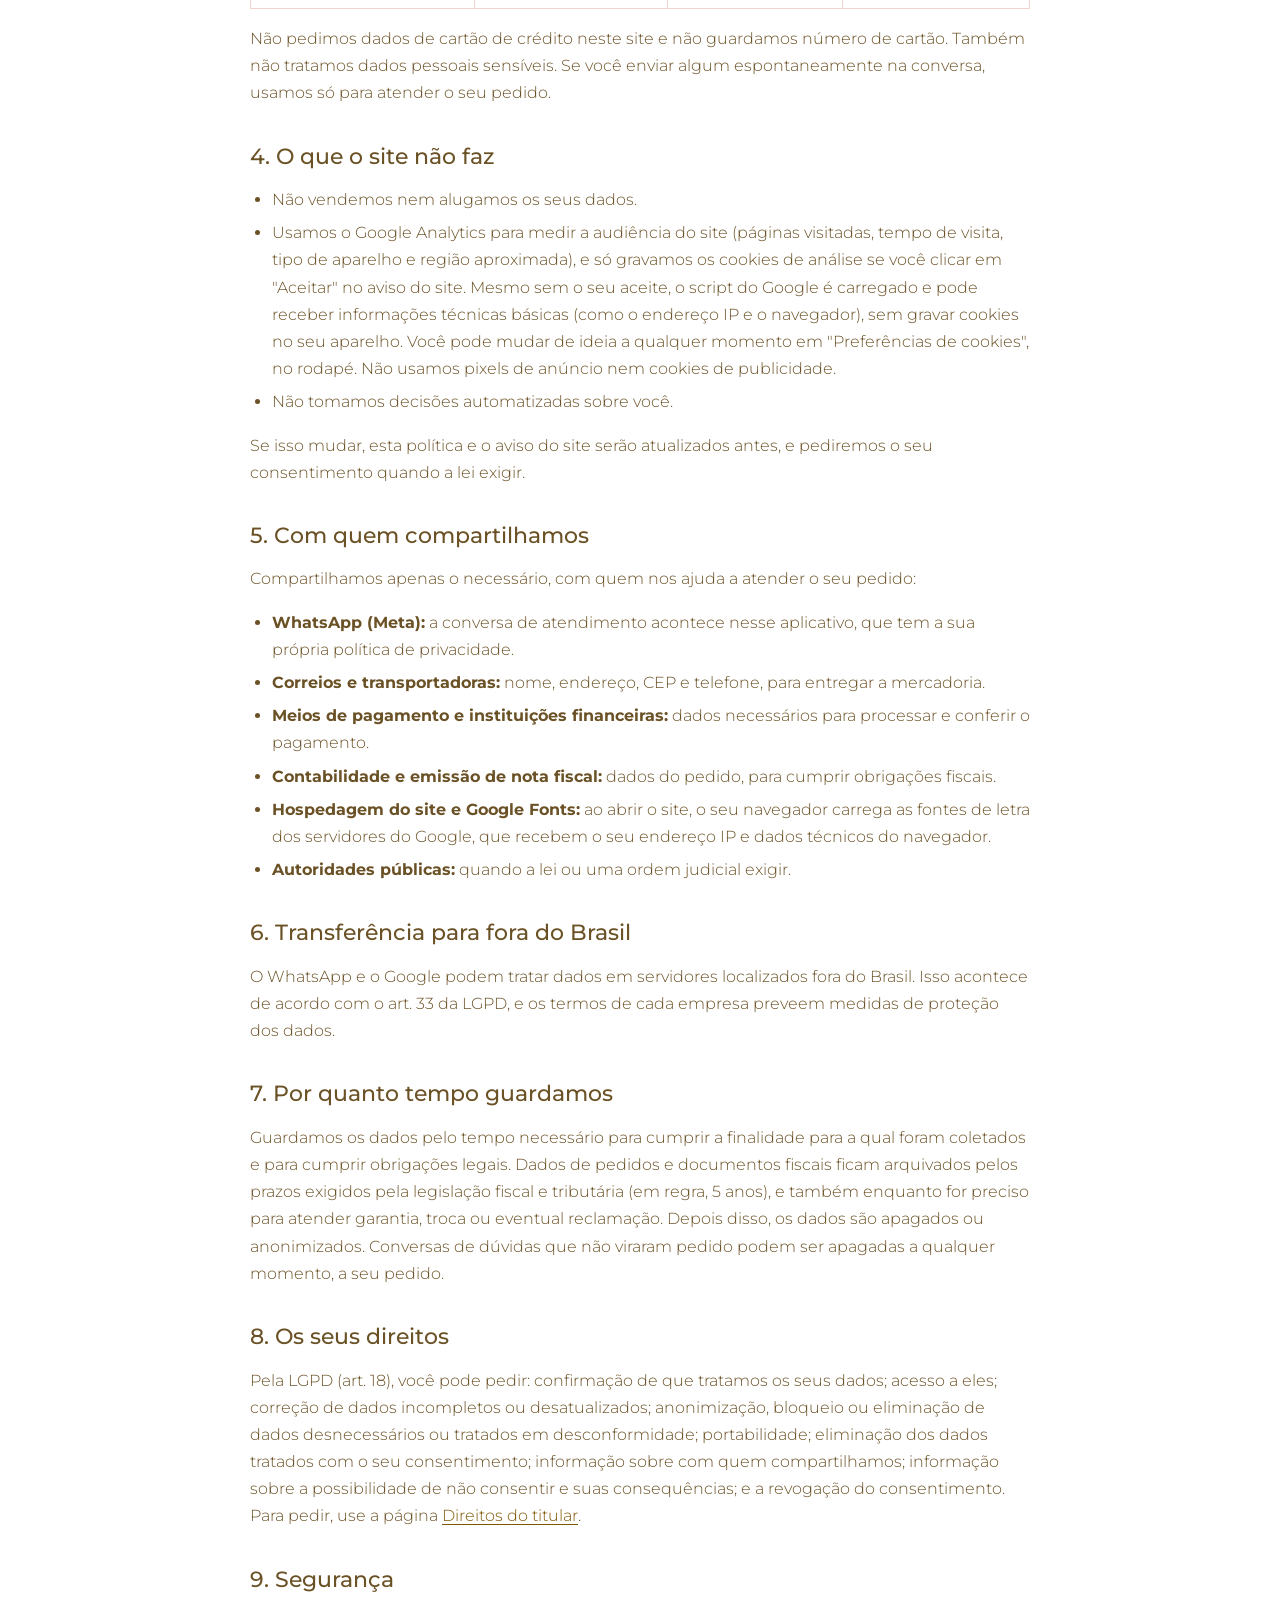
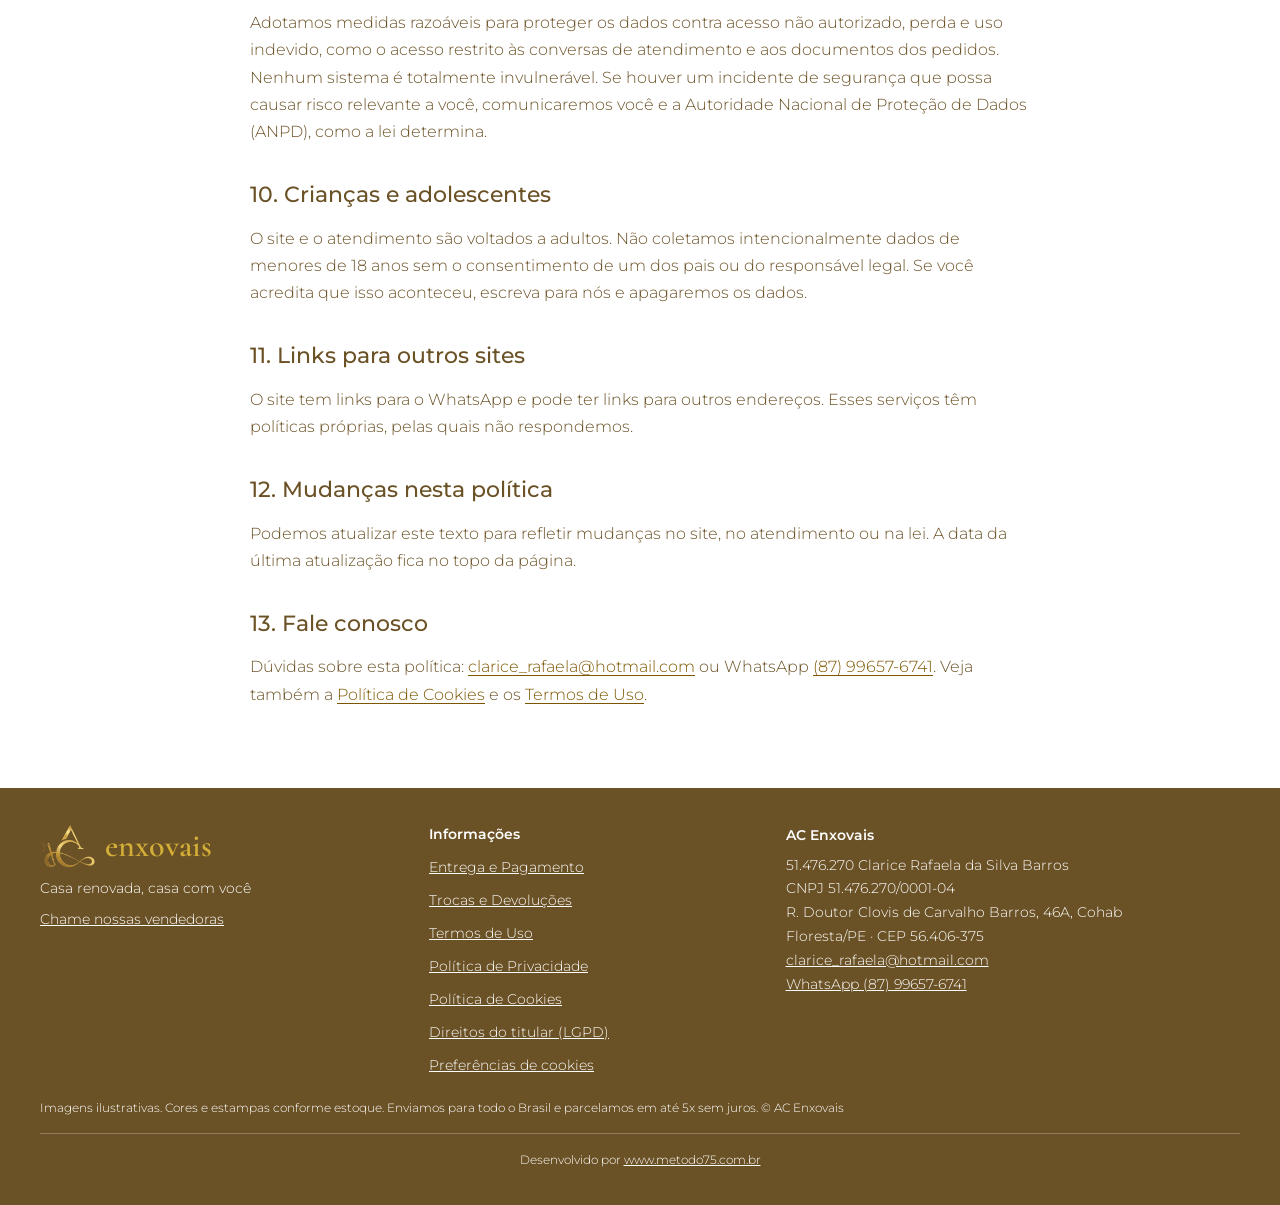
<file: politica-de-privacidade.html>
<!DOCTYPE html><html lang="pt-BR"><head><script async src="https://www.googletagmanager.com/gtag/js?id=G-JBMTT29M5P"></script><script>window.dataLayer=window.dataLayer||[];function gtag(){dataLayer.push(arguments)}gtag('consent','default',{analytics_storage:'denied',ad_storage:'denied',ad_user_data:'denied',ad_personalization:'denied'});try{if(localStorage.getItem('ace_aviso')=='aceito')gtag('consent','update',{analytics_storage:'granted'})}catch(e){}gtag('js',new Date());gtag('config','G-JBMTT29M5P');</script><meta charset="utf-8"><meta name="viewport" content="width=device-width,initial-scale=1"><title>Política de Privacidade | AC Enxovais</title><meta name="description" content="Como a AC Enxovais trata os seus dados pessoais, conforme a Lei Geral de Proteção de Dados (LGPD, Lei 13.709/2018)."><link rel="preconnect" href="https://fonts.googleapis.com"><link href="https://fonts.googleapis.com/css2?family=Cormorant+Garamond:wght@600&family=Montserrat:wght@300;400;500;600&display=swap" rel="stylesheet"><link rel="icon" type="image/png" href="assets/imagens/logo/favicon.png"><link rel="apple-touch-icon" href="assets/imagens/logo/apple-touch-icon.png"><link rel="stylesheet" href="assets/css/styles.css"></head><body data-page="legal"><div id="hdr"></div><main id="main"><p class="crumb"><a href="index.html">Início</a> / Política de Privacidade</p><article class="legal">
<h1>Política de Privacidade</h1><p class="upd">Última atualização: 1 de novembro de 2026</p>
<p>Esta política explica quais dados pessoais a AC Enxovais trata, para quê, com quem compartilha e quais são os seus direitos, de acordo com a Lei Geral de Proteção de Dados Pessoais (LGPD, Lei nº 13.709/2018).</p>

<h2>1. Quem é a controladora dos seus dados</h2>
<div class="box"><p><b>AC Enxovais</b> é o nome comercial de <b>51.476.270 CLARICE RAFAELA DA SILVA BARROS</b>, empresário individual inscrito no CNPJ <b>51.476.270/0001-04</b>, com sede em R. Doutor Clovis de Carvalho Barros, 46A, Cohab, Floresta/PE, CEP 56.406-375.<br>E-mail: <a href="mailto:clarice_rafaela@hotmail.com">clarice_rafaela@hotmail.com</a> · WhatsApp: <a href="https://wa.me/5587996576741">(87) 99657-6741</a></p></div>
<p>É a AC Enxovais quem decide como os seus dados são tratados e quem responde por eles. O canal para falar de privacidade está na página <a href="direitos-do-titular.html">Direitos do titular</a>.</p>

<h2>2. Como o nosso atendimento funciona</h2>
<p>Este site é uma vitrine. Ele não tem cadastro, conta de cliente, carrinho nem pagamento. Os pedidos são feitos por conversa no WhatsApp, e é nessa conversa que recebemos a maior parte dos seus dados.</p>

<h2>3. Dados que tratamos</h2>
<div class="tbl"><table>
<thead><tr><th>Dados</th><th>Quando recebemos</th><th>Para quê</th><th>Base legal (LGPD)</th></tr></thead>
<tbody>
<tr><td>Nome, telefone/WhatsApp e, se você informar, e-mail</td><td>Quando você nos chama no WhatsApp ou escreve por e-mail</td><td>Responder dúvidas, passar valores e disponibilidade</td><td>Procedimentos preliminares a contrato, a seu pedido (art. 7º, V)</td></tr>
<tr><td>Nome completo, CPF (quando necessário), endereço de entrega, CEP e telefone</td><td>Ao fechar um pedido</td><td>Confirmar o pedido, emitir documento fiscal e enviar a mercadoria</td><td>Execução de contrato (art. 7º, V) e cumprimento de obrigação legal (art. 7º, II)</td></tr>
<tr><td>Nome, frase, desenho ou profissão para bordado</td><td>Ao pedir um produto personalizado</td><td>Produzir a peça conforme o seu pedido</td><td>Execução de contrato (art. 7º, V)</td></tr>
<tr><td>Forma de pagamento e comprovante</td><td>Ao pagar</td><td>Confirmar o pagamento e manter o registro da venda</td><td>Execução de contrato (art. 7º, V) e obrigação legal (art. 7º, II)</td></tr>
<tr><td>Dados técnicos de acesso (endereço IP, navegador, dispositivo, páginas acessadas, data e hora)</td><td>Automaticamente, ao navegar no site</td><td>Fazer o site funcionar e mantê-lo seguro</td><td>Legítimo interesse (art. 7º, IX)</td></tr>
<tr><td>Registro de que você leu o aviso de privacidade</td><td>Ao fechar o aviso, no seu navegador</td><td>Não repetir o aviso a cada visita</td><td>Legítimo interesse (art. 7º, IX)</td></tr>
<tr><td>Dados de contato</td><td>Somente se você pedir para receber novidades e ofertas</td><td>Enviar comunicação de marketing</td><td>Consentimento (art. 7º, I), que você pode retirar quando quiser</td></tr>
</tbody></table></div>
<p>Não pedimos dados de cartão de crédito neste site e não guardamos número de cartão. Também não tratamos dados pessoais sensíveis. Se você enviar algum espontaneamente na conversa, usamos só para atender o seu pedido.</p>

<h2>4. O que o site não faz</h2>
<ul>
<li>Não vendemos nem alugamos os seus dados.</li>
<li>Usamos o Google Analytics para medir a audiência do site (páginas visitadas, tempo de visita, tipo de aparelho e região aproximada), e só gravamos os cookies de análise se você clicar em "Aceitar" no aviso do site. Mesmo sem o seu aceite, o script do Google é carregado e pode receber informações técnicas básicas (como o endereço IP e o navegador), sem gravar cookies no seu aparelho. Você pode mudar de ideia a qualquer momento em "Preferências de cookies", no rodapé. Não usamos pixels de anúncio nem cookies de publicidade.</li>
<li>Não tomamos decisões automatizadas sobre você.</li>
</ul>
<p>Se isso mudar, esta política e o aviso do site serão atualizados antes, e pediremos o seu consentimento quando a lei exigir.</p>

<h2>5. Com quem compartilhamos</h2>
<p>Compartilhamos apenas o necessário, com quem nos ajuda a atender o seu pedido:</p>
<ul>
<li><b>WhatsApp (Meta):</b> a conversa de atendimento acontece nesse aplicativo, que tem a sua própria política de privacidade.</li>
<li><b>Correios e transportadoras:</b> nome, endereço, CEP e telefone, para entregar a mercadoria.</li>
<li><b>Meios de pagamento e instituições financeiras:</b> dados necessários para processar e conferir o pagamento.</li>
<li><b>Contabilidade e emissão de nota fiscal:</b> dados do pedido, para cumprir obrigações fiscais.</li>
<li><b>Hospedagem do site e Google Fonts:</b> ao abrir o site, o seu navegador carrega as fontes de letra dos servidores do Google, que recebem o seu endereço IP e dados técnicos do navegador.</li>
<li><b>Autoridades públicas:</b> quando a lei ou uma ordem judicial exigir.</li>
</ul>

<h2>6. Transferência para fora do Brasil</h2>
<p>O WhatsApp e o Google podem tratar dados em servidores localizados fora do Brasil. Isso acontece de acordo com o art. 33 da LGPD, e os termos de cada empresa preveem medidas de proteção dos dados.</p>

<h2>7. Por quanto tempo guardamos</h2>
<p>Guardamos os dados pelo tempo necessário para cumprir a finalidade para a qual foram coletados e para cumprir obrigações legais. Dados de pedidos e documentos fiscais ficam arquivados pelos prazos exigidos pela legislação fiscal e tributária (em regra, 5 anos), e também enquanto for preciso para atender garantia, troca ou eventual reclamação. Depois disso, os dados são apagados ou anonimizados. Conversas de dúvidas que não viraram pedido podem ser apagadas a qualquer momento, a seu pedido.</p>

<h2>8. Os seus direitos</h2>
<p>Pela LGPD (art. 18), você pode pedir: confirmação de que tratamos os seus dados; acesso a eles; correção de dados incompletos ou desatualizados; anonimização, bloqueio ou eliminação de dados desnecessários ou tratados em desconformidade; portabilidade; eliminação dos dados tratados com o seu consentimento; informação sobre com quem compartilhamos; informação sobre a possibilidade de não consentir e suas consequências; e a revogação do consentimento. Para pedir, use a página <a href="direitos-do-titular.html">Direitos do titular</a>.</p>

<h2>9. Segurança</h2>
<p>Adotamos medidas razoáveis para proteger os dados contra acesso não autorizado, perda e uso indevido, como o acesso restrito às conversas de atendimento e aos documentos dos pedidos. Nenhum sistema é totalmente invulnerável. Se houver um incidente de segurança que possa causar risco relevante a você, comunicaremos você e a Autoridade Nacional de Proteção de Dados (ANPD), como a lei determina.</p>

<h2>10. Crianças e adolescentes</h2>
<p>O site e o atendimento são voltados a adultos. Não coletamos intencionalmente dados de menores de 18 anos sem o consentimento de um dos pais ou do responsável legal. Se você acredita que isso aconteceu, escreva para nós e apagaremos os dados.</p>

<h2>11. Links para outros sites</h2>
<p>O site tem links para o WhatsApp e pode ter links para outros endereços. Esses serviços têm políticas próprias, pelas quais não respondemos.</p>

<h2>12. Mudanças nesta política</h2>
<p>Podemos atualizar este texto para refletir mudanças no site, no atendimento ou na lei. A data da última atualização fica no topo da página.</p>

<h2>13. Fale conosco</h2>
<p>Dúvidas sobre esta política: <a href="mailto:clarice_rafaela@hotmail.com">clarice_rafaela@hotmail.com</a> ou WhatsApp <a href="https://wa.me/5587996576741">(87) 99657-6741</a>. Veja também a <a href="politica-de-cookies.html">Política de Cookies</a> e os <a href="termos-de-uso.html">Termos de Uso</a>.</p>
</article></main><div id="ftr"></div><script src="assets/js/produtos.js"></script><script src="assets/js/app.js"></script></body></html>
</file>
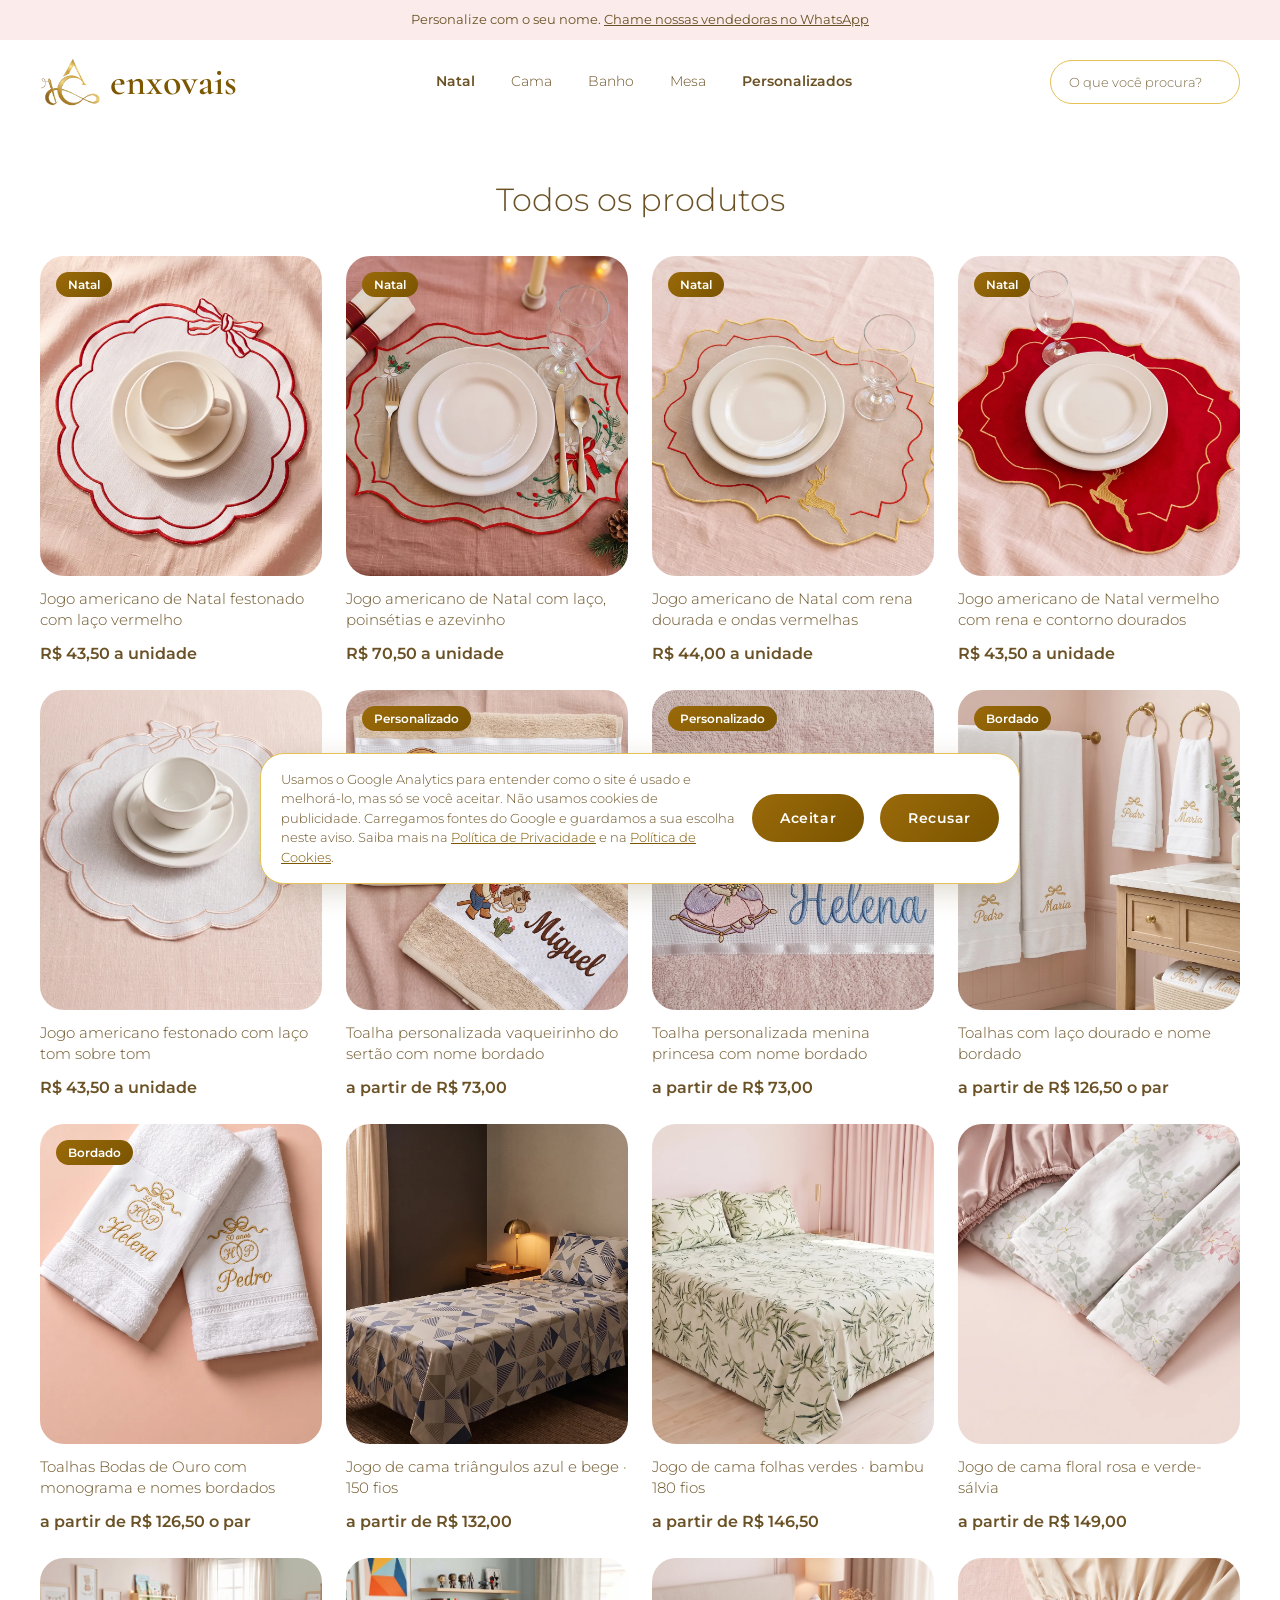
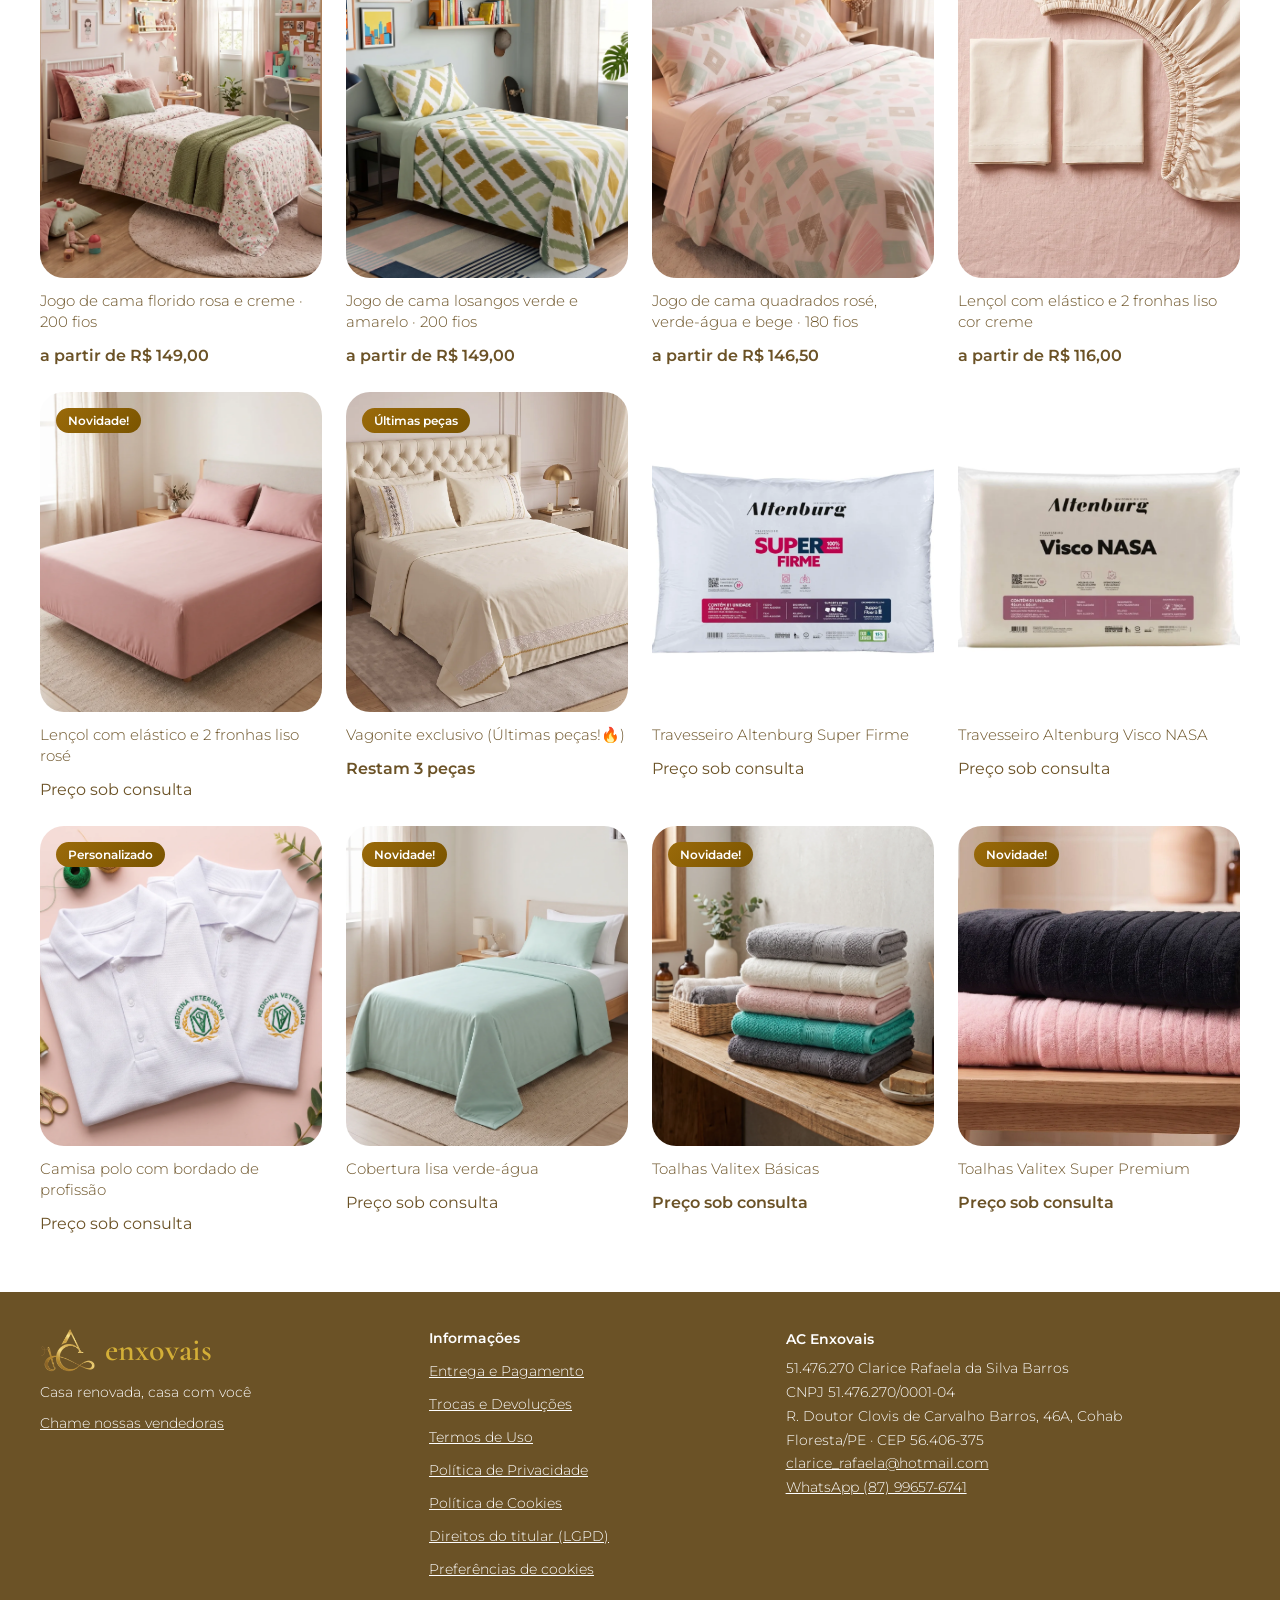
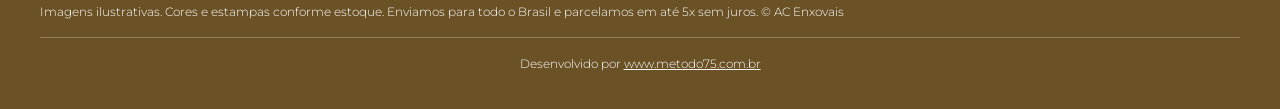
<file: produto.html>
<!DOCTYPE html><html lang="pt-BR"><head><script async src="https://www.googletagmanager.com/gtag/js?id=G-JBMTT29M5P"></script><script>window.dataLayer=window.dataLayer||[];function gtag(){dataLayer.push(arguments)}gtag('consent','default',{analytics_storage:'denied',ad_storage:'denied',ad_user_data:'denied',ad_personalization:'denied'});try{if(localStorage.getItem('ace_aviso')=='aceito')gtag('consent','update',{analytics_storage:'granted'})}catch(e){}gtag('js',new Date());gtag('config','G-JBMTT29M5P');</script><meta charset="utf-8"><meta name="viewport" content="width=device-width,initial-scale=1"><title>Produto | AC Enxovais</title><link rel="preconnect" href="https://fonts.googleapis.com"><link href="https://fonts.googleapis.com/css2?family=Cormorant+Garamond:wght@600&family=Montserrat:wght@300;400;500;600&display=swap" rel="stylesheet"><link rel="icon" type="image/png" href="assets/imagens/logo/favicon.png"><link rel="apple-touch-icon" href="assets/imagens/logo/apple-touch-icon.png"><link rel="stylesheet" href="assets/css/styles.css"></head><body data-page="prod"><div id="hdr"></div><main id="main"></main><div id="ftr"></div><script src="assets/js/produtos.js"></script><script src="assets/js/app.js"></script></body></html>
</file>
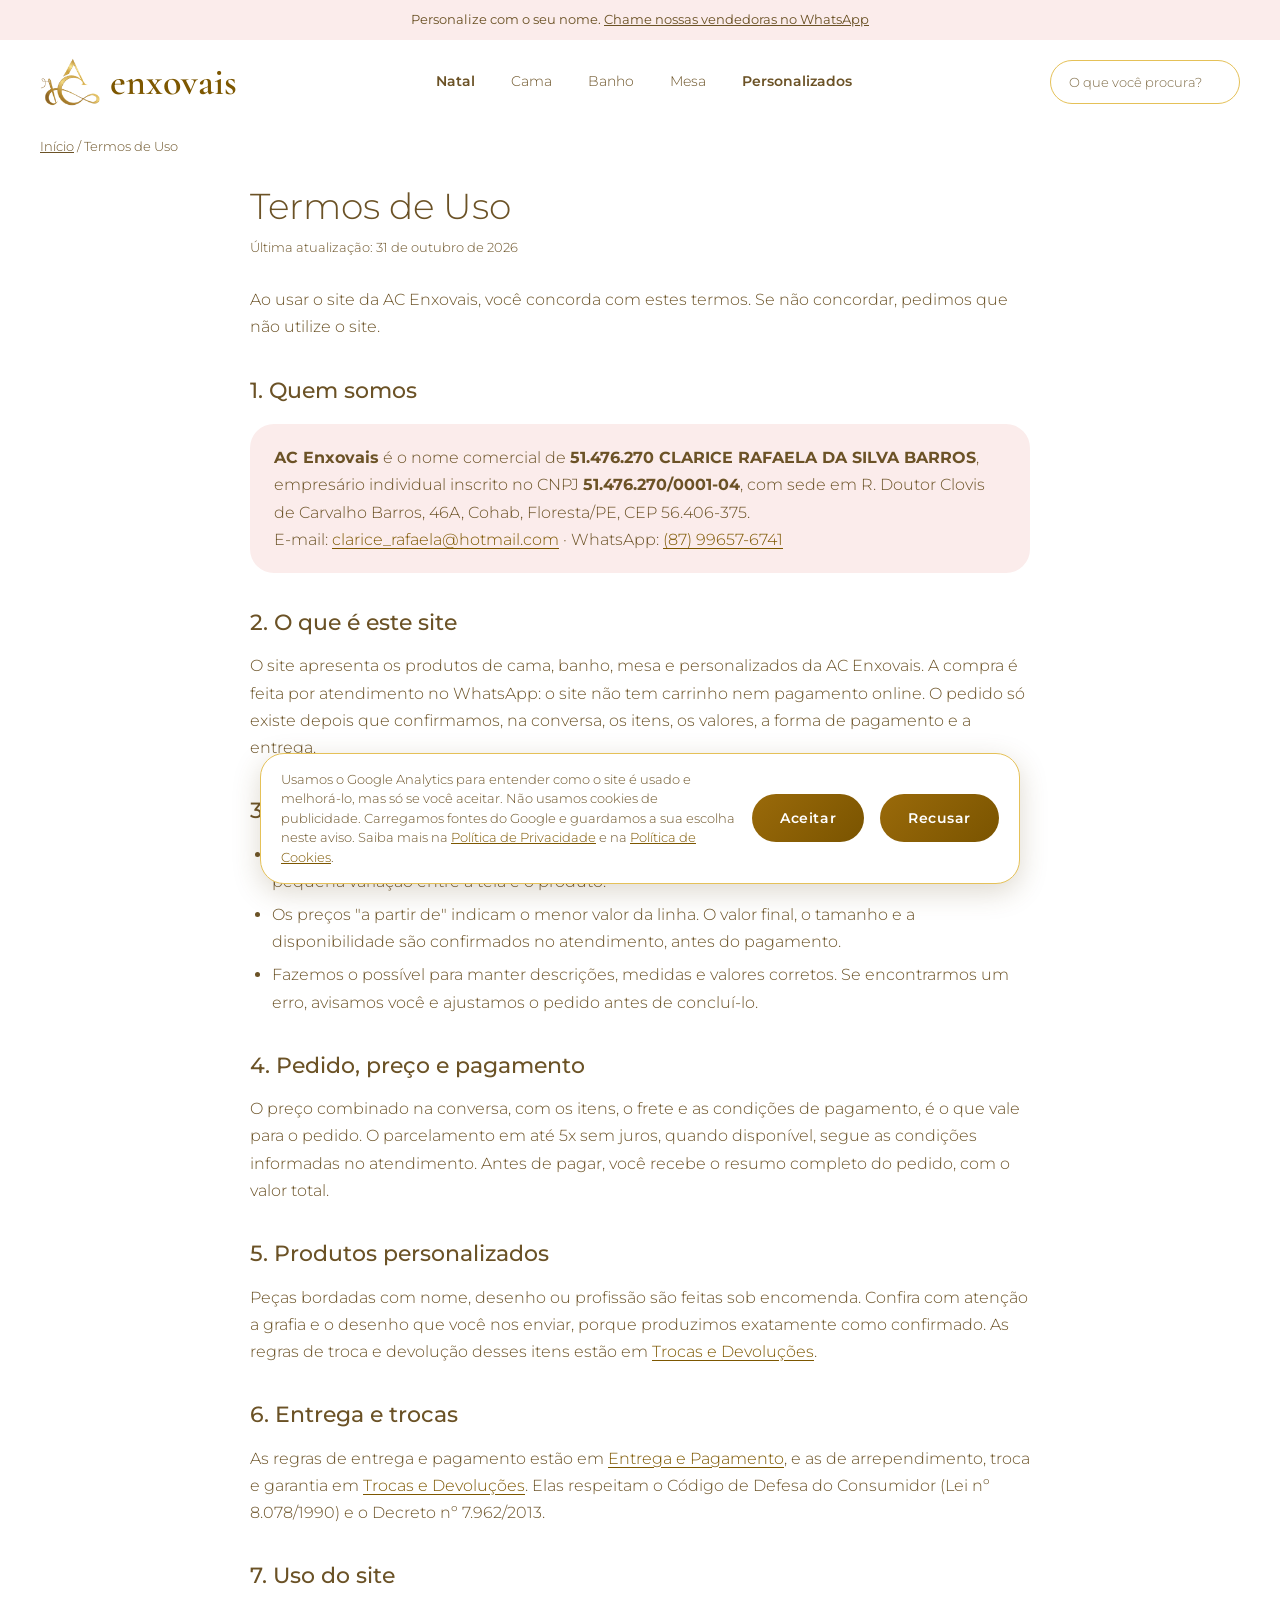
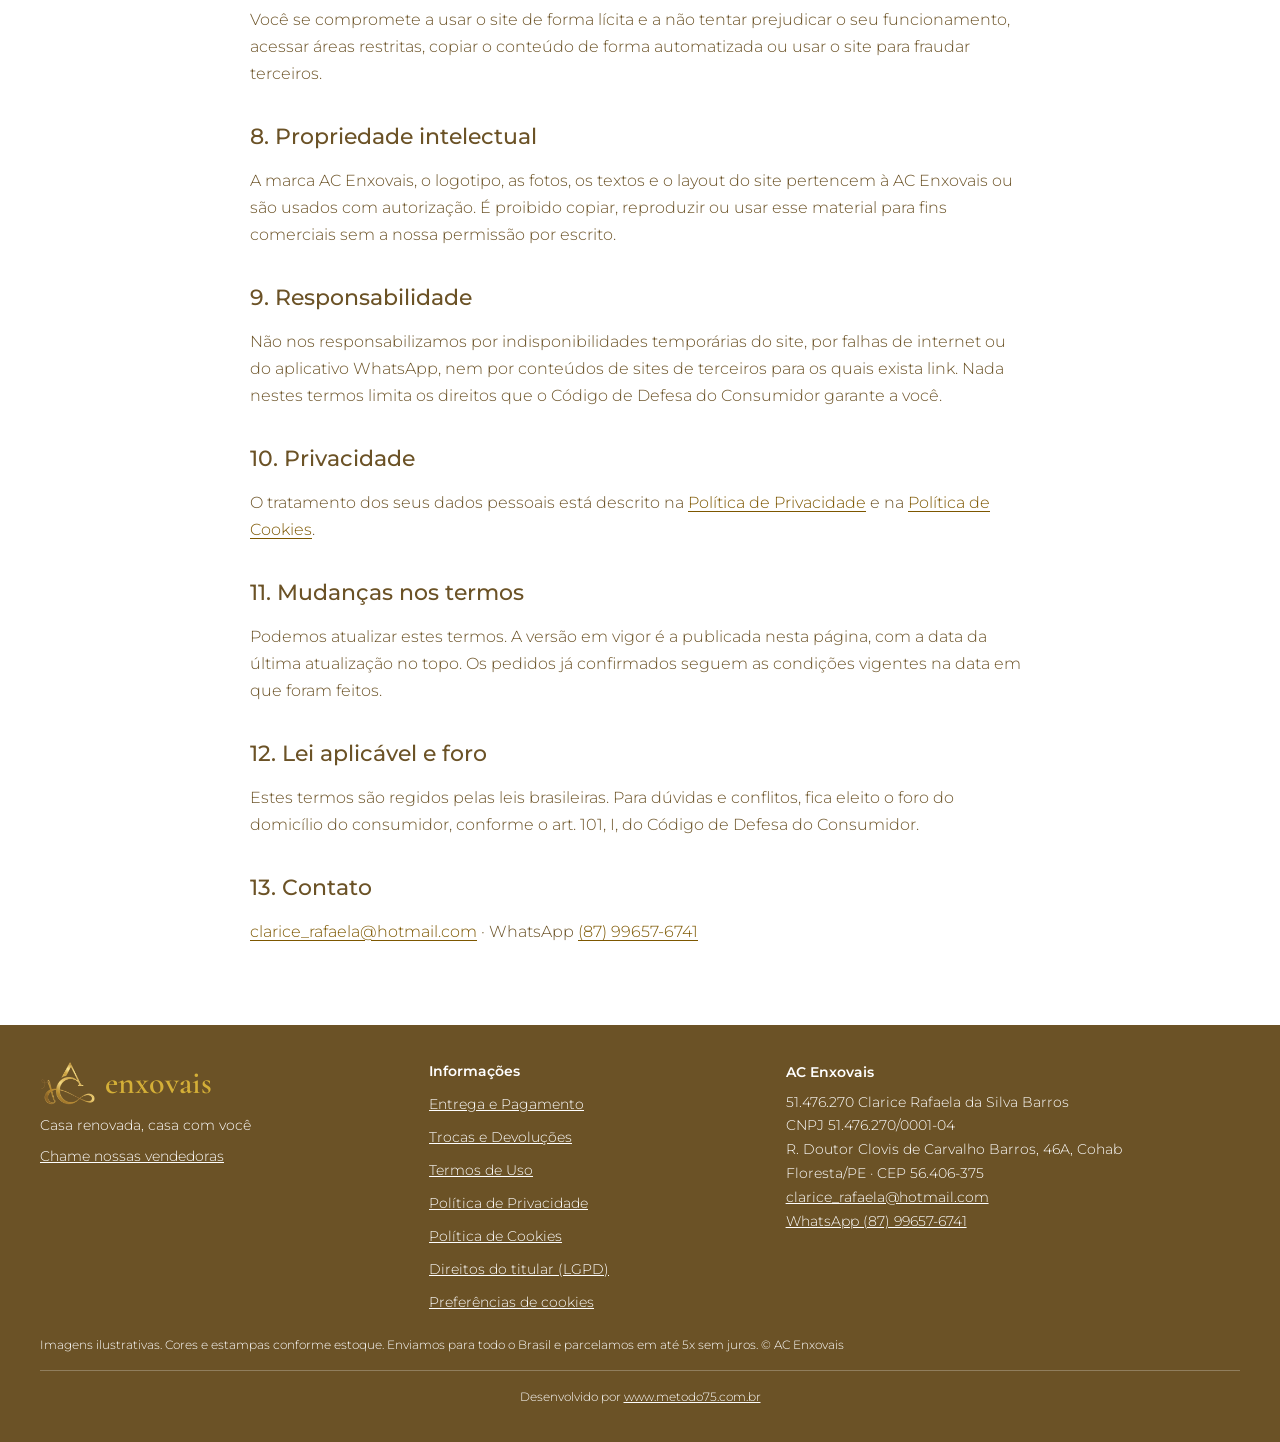
<file: termos-de-uso.html>
<!DOCTYPE html><html lang="pt-BR"><head><script async src="https://www.googletagmanager.com/gtag/js?id=G-JBMTT29M5P"></script><script>window.dataLayer=window.dataLayer||[];function gtag(){dataLayer.push(arguments)}gtag('consent','default',{analytics_storage:'denied',ad_storage:'denied',ad_user_data:'denied',ad_personalization:'denied'});try{if(localStorage.getItem('ace_aviso')=='aceito')gtag('consent','update',{analytics_storage:'granted'})}catch(e){}gtag('js',new Date());gtag('config','G-JBMTT29M5P');</script><meta charset="utf-8"><meta name="viewport" content="width=device-width,initial-scale=1"><title>Termos de Uso | AC Enxovais</title><meta name="description" content="Regras de uso do site e de compra na AC Enxovais: pedidos pelo WhatsApp, preços, produtos personalizados e atendimento."><link rel="preconnect" href="https://fonts.googleapis.com"><link href="https://fonts.googleapis.com/css2?family=Cormorant+Garamond:wght@600&family=Montserrat:wght@300;400;500;600&display=swap" rel="stylesheet"><link rel="icon" type="image/png" href="assets/imagens/logo/favicon.png"><link rel="apple-touch-icon" href="assets/imagens/logo/apple-touch-icon.png"><link rel="stylesheet" href="assets/css/styles.css"></head><body data-page="legal"><div id="hdr"></div><main id="main"><p class="crumb"><a href="index.html">Início</a> / Termos de Uso</p><article class="legal">
<h1>Termos de Uso</h1><p class="upd">Última atualização: 31 de outubro de 2026</p>
<p>Ao usar o site da AC Enxovais, você concorda com estes termos. Se não concordar, pedimos que não utilize o site.</p>

<h2>1. Quem somos</h2>
<div class="box"><p><b>AC Enxovais</b> é o nome comercial de <b>51.476.270 CLARICE RAFAELA DA SILVA BARROS</b>, empresário individual inscrito no CNPJ <b>51.476.270/0001-04</b>, com sede em R. Doutor Clovis de Carvalho Barros, 46A, Cohab, Floresta/PE, CEP 56.406-375.<br>E-mail: <a href="mailto:clarice_rafaela@hotmail.com">clarice_rafaela@hotmail.com</a> · WhatsApp: <a href="https://wa.me/5587996576741">(87) 99657-6741</a></p></div>

<h2>2. O que é este site</h2>
<p>O site apresenta os produtos de cama, banho, mesa e personalizados da AC Enxovais. A compra é feita por atendimento no WhatsApp: o site não tem carrinho nem pagamento online. O pedido só existe depois que confirmamos, na conversa, os itens, os valores, a forma de pagamento e a entrega.</p>

<h2>3. Informações dos produtos</h2>
<ul>
<li>As imagens são ilustrativas. Cores e estampas seguem o estoque disponível, e pode haver pequena variação entre a tela e o produto.</li>
<li>Os preços "a partir de" indicam o menor valor da linha. O valor final, o tamanho e a disponibilidade são confirmados no atendimento, antes do pagamento.</li>
<li>Fazemos o possível para manter descrições, medidas e valores corretos. Se encontrarmos um erro, avisamos você e ajustamos o pedido antes de concluí-lo.</li>
</ul>

<h2>4. Pedido, preço e pagamento</h2>
<p>O preço combinado na conversa, com os itens, o frete e as condições de pagamento, é o que vale para o pedido. O parcelamento em até 5x sem juros, quando disponível, segue as condições informadas no atendimento. Antes de pagar, você recebe o resumo completo do pedido, com o valor total.</p>

<h2>5. Produtos personalizados</h2>
<p>Peças bordadas com nome, desenho ou profissão são feitas sob encomenda. Confira com atenção a grafia e o desenho que você nos enviar, porque produzimos exatamente como confirmado. As regras de troca e devolução desses itens estão em <a href="trocas-e-devolucoes.html">Trocas e Devoluções</a>.</p>

<h2>6. Entrega e trocas</h2>
<p>As regras de entrega e pagamento estão em <a href="entrega-e-pagamento.html">Entrega e Pagamento</a>, e as de arrependimento, troca e garantia em <a href="trocas-e-devolucoes.html">Trocas e Devoluções</a>. Elas respeitam o Código de Defesa do Consumidor (Lei nº 8.078/1990) e o Decreto nº 7.962/2013.</p>

<h2>7. Uso do site</h2>
<p>Você se compromete a usar o site de forma lícita e a não tentar prejudicar o seu funcionamento, acessar áreas restritas, copiar o conteúdo de forma automatizada ou usar o site para fraudar terceiros.</p>

<h2>8. Propriedade intelectual</h2>
<p>A marca AC Enxovais, o logotipo, as fotos, os textos e o layout do site pertencem à AC Enxovais ou são usados com autorização. É proibido copiar, reproduzir ou usar esse material para fins comerciais sem a nossa permissão por escrito.</p>

<h2>9. Responsabilidade</h2>
<p>Não nos responsabilizamos por indisponibilidades temporárias do site, por falhas de internet ou do aplicativo WhatsApp, nem por conteúdos de sites de terceiros para os quais exista link. Nada nestes termos limita os direitos que o Código de Defesa do Consumidor garante a você.</p>

<h2>10. Privacidade</h2>
<p>O tratamento dos seus dados pessoais está descrito na <a href="politica-de-privacidade.html">Política de Privacidade</a> e na <a href="politica-de-cookies.html">Política de Cookies</a>.</p>

<h2>11. Mudanças nos termos</h2>
<p>Podemos atualizar estes termos. A versão em vigor é a publicada nesta página, com a data da última atualização no topo. Os pedidos já confirmados seguem as condições vigentes na data em que foram feitos.</p>

<h2>12. Lei aplicável e foro</h2>
<p>Estes termos são regidos pelas leis brasileiras. Para dúvidas e conflitos, fica eleito o foro do domicílio do consumidor, conforme o art. 101, I, do Código de Defesa do Consumidor.</p>

<h2>13. Contato</h2>
<p><a href="mailto:clarice_rafaela@hotmail.com">clarice_rafaela@hotmail.com</a> · WhatsApp <a href="https://wa.me/5587996576741">(87) 99657-6741</a></p>
</article></main><div id="ftr"></div><script src="assets/js/produtos.js"></script><script src="assets/js/app.js"></script></body></html>
</file>
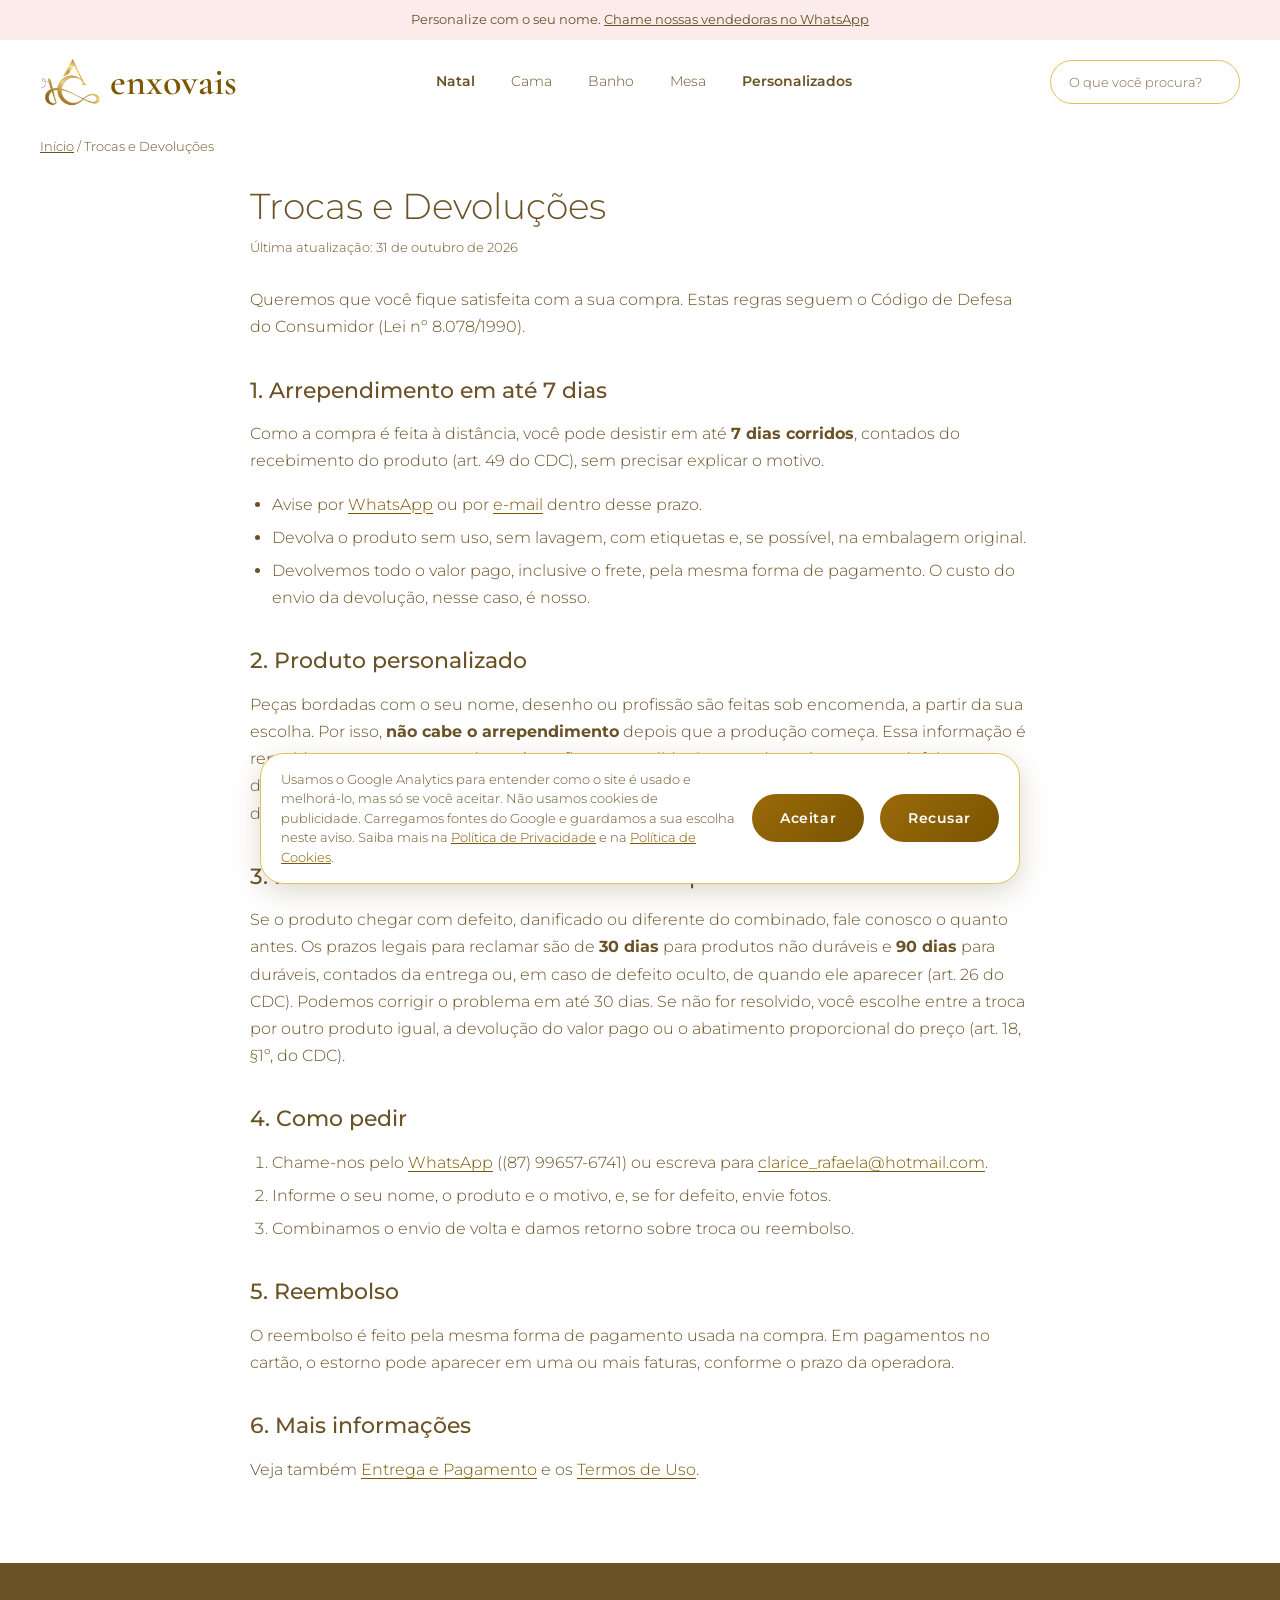
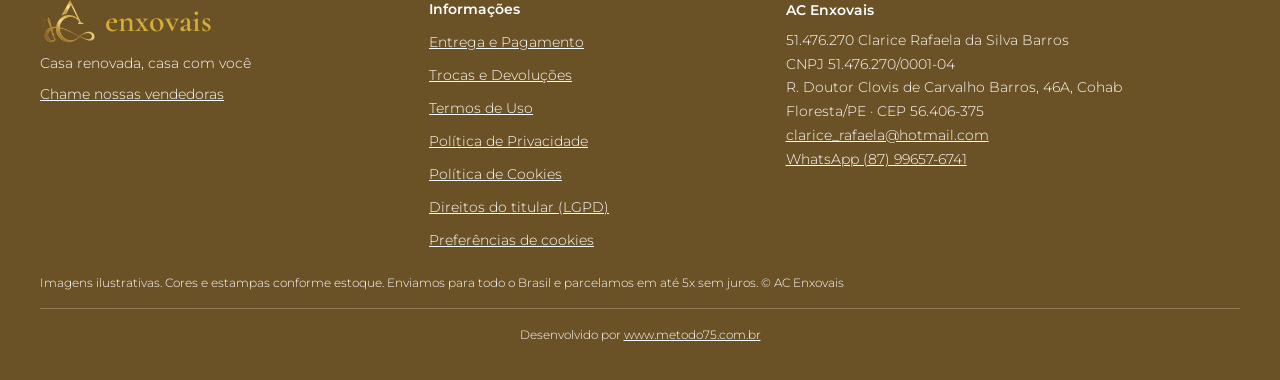
<file: trocas-e-devolucoes.html>
<!DOCTYPE html><html lang="pt-BR"><head><script async src="https://www.googletagmanager.com/gtag/js?id=G-JBMTT29M5P"></script><script>window.dataLayer=window.dataLayer||[];function gtag(){dataLayer.push(arguments)}gtag('consent','default',{analytics_storage:'denied',ad_storage:'denied',ad_user_data:'denied',ad_personalization:'denied'});try{if(localStorage.getItem('ace_aviso')=='aceito')gtag('consent','update',{analytics_storage:'granted'})}catch(e){}gtag('js',new Date());gtag('config','G-JBMTT29M5P');</script><meta charset="utf-8"><meta name="viewport" content="width=device-width,initial-scale=1"><title>Trocas e Devoluções | AC Enxovais</title><meta name="description" content="Direito de arrependimento em 7 dias, troca por defeito e garantia legal nas compras da AC Enxovais."><link rel="preconnect" href="https://fonts.googleapis.com"><link href="https://fonts.googleapis.com/css2?family=Cormorant+Garamond:wght@600&family=Montserrat:wght@300;400;500;600&display=swap" rel="stylesheet"><link rel="icon" type="image/png" href="assets/imagens/logo/favicon.png"><link rel="apple-touch-icon" href="assets/imagens/logo/apple-touch-icon.png"><link rel="stylesheet" href="assets/css/styles.css"></head><body data-page="legal"><div id="hdr"></div><main id="main"><p class="crumb"><a href="index.html">Início</a> / Trocas e Devoluções</p><article class="legal">
<h1>Trocas e Devoluções</h1><p class="upd">Última atualização: 31 de outubro de 2026</p>
<p>Queremos que você fique satisfeita com a sua compra. Estas regras seguem o Código de Defesa do Consumidor (Lei nº 8.078/1990).</p>

<h2>1. Arrependimento em até 7 dias</h2>
<p>Como a compra é feita à distância, você pode desistir em até <b>7 dias corridos</b>, contados do recebimento do produto (art. 49 do CDC), sem precisar explicar o motivo.</p>
<ul>
<li>Avise por <a href="https://wa.me/5587996576741">WhatsApp</a> ou por <a href="mailto:clarice_rafaela@hotmail.com">e-mail</a> dentro desse prazo.</li>
<li>Devolva o produto sem uso, sem lavagem, com etiquetas e, se possível, na embalagem original.</li>
<li>Devolvemos todo o valor pago, inclusive o frete, pela mesma forma de pagamento. O custo do envio da devolução, nesse caso, é nosso.</li>
</ul>

<h2>2. Produto personalizado</h2>
<p>Peças bordadas com o seu nome, desenho ou profissão são feitas sob encomenda, a partir da sua escolha. Por isso, <b>não cabe o arrependimento</b> depois que a produção começa. Essa informação é repetida na conversa antes de você confirmar o pedido. Se o produto chegar com defeito ou diferente do que foi confirmado (por exemplo, nome bordado errado por erro nosso), você tem direito à correção, troca ou devolução do valor, conforme o item 3.</p>

<h2>3. Produto com defeito ou diferente do pedido</h2>
<p>Se o produto chegar com defeito, danificado ou diferente do combinado, fale conosco o quanto antes. Os prazos legais para reclamar são de <b>30 dias</b> para produtos não duráveis e <b>90 dias</b> para duráveis, contados da entrega ou, em caso de defeito oculto, de quando ele aparecer (art. 26 do CDC). Podemos corrigir o problema em até 30 dias. Se não for resolvido, você escolhe entre a troca por outro produto igual, a devolução do valor pago ou o abatimento proporcional do preço (art. 18, §1º, do CDC).</p>

<h2>4. Como pedir</h2>
<ol>
<li>Chame-nos pelo <a href="https://wa.me/5587996576741">WhatsApp</a> ((87) 99657-6741) ou escreva para <a href="mailto:clarice_rafaela@hotmail.com">clarice_rafaela@hotmail.com</a>.</li>
<li>Informe o seu nome, o produto e o motivo, e, se for defeito, envie fotos.</li>
<li>Combinamos o envio de volta e damos retorno sobre troca ou reembolso.</li>
</ol>

<h2>5. Reembolso</h2>
<p>O reembolso é feito pela mesma forma de pagamento usada na compra. Em pagamentos no cartão, o estorno pode aparecer em uma ou mais faturas, conforme o prazo da operadora.</p>

<h2>6. Mais informações</h2>
<p>Veja também <a href="entrega-e-pagamento.html">Entrega e Pagamento</a> e os <a href="termos-de-uso.html">Termos de Uso</a>.</p>
</article></main><div id="ftr"></div><script src="assets/js/produtos.js"></script><script src="assets/js/app.js"></script></body></html>
</file>
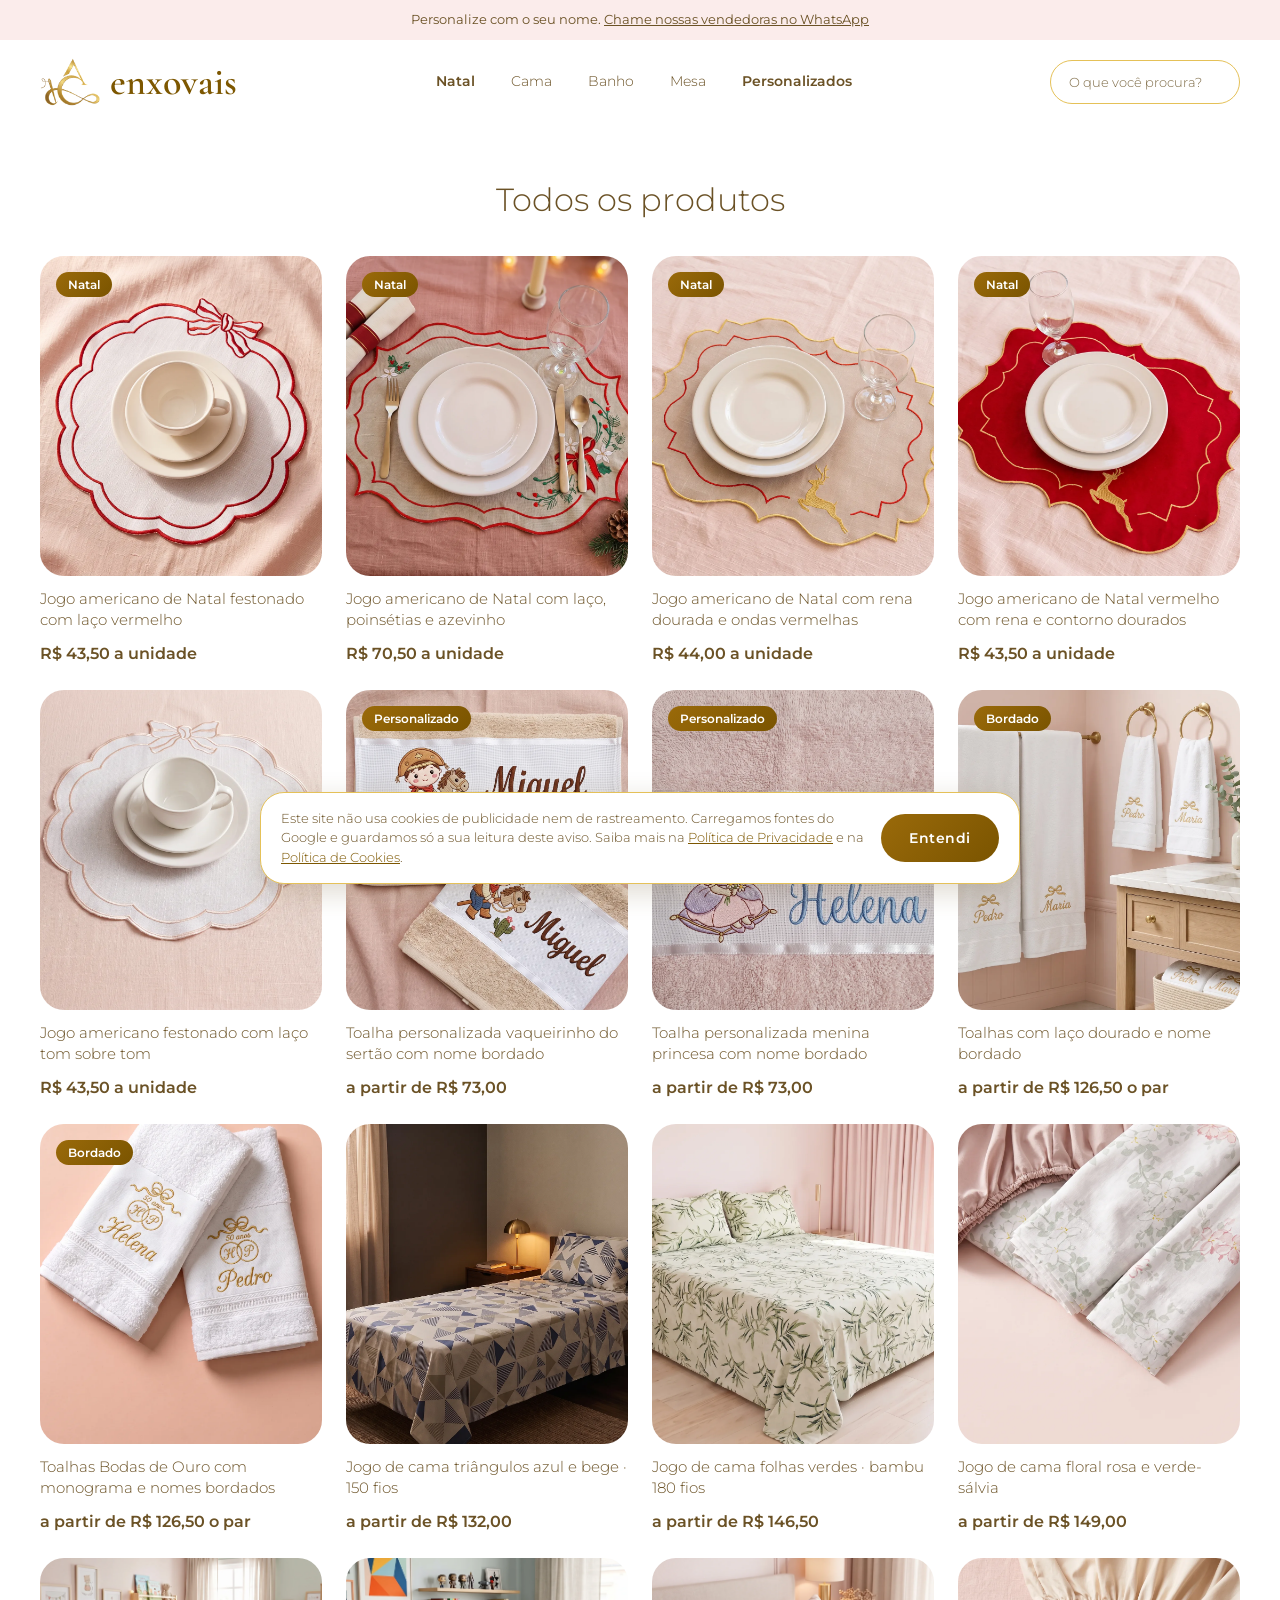
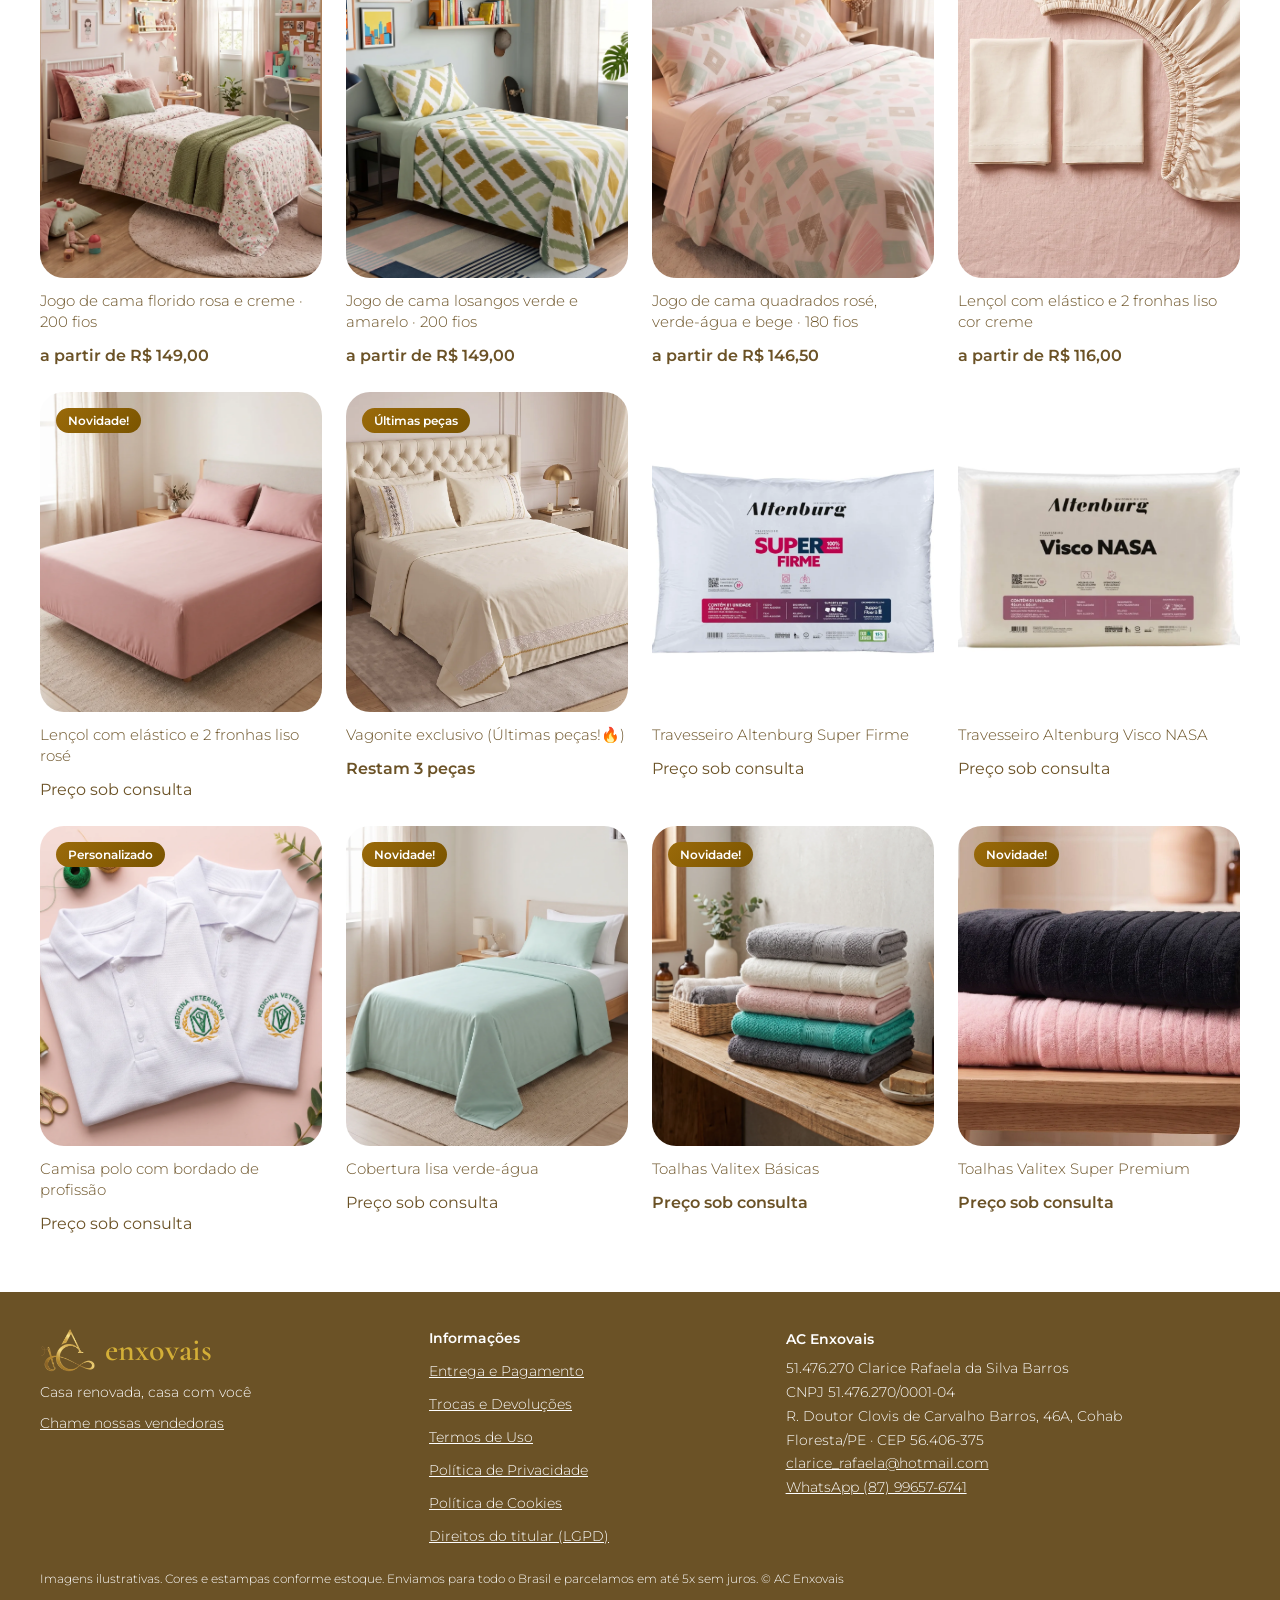
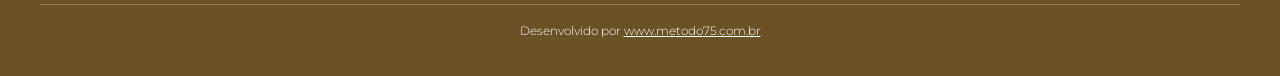
<file: ACEnxovais/categoria.html>
<!DOCTYPE html><html lang="pt-BR"><head><meta charset="utf-8"><meta name="viewport" content="width=device-width,initial-scale=1"><title>Produtos | AC Enxovais</title><link rel="preconnect" href="https://fonts.googleapis.com"><link href="https://fonts.googleapis.com/css2?family=Cormorant+Garamond:wght@600&family=Montserrat:wght@300;400;500;600&display=swap" rel="stylesheet"><link rel="icon" type="image/png" href="assets/imagens/logo/favicon.png"><link rel="apple-touch-icon" href="assets/imagens/logo/apple-touch-icon.png"><link rel="stylesheet" href="assets/css/styles.css"></head><body data-page="cat"><div id="hdr"></div><main id="main"></main><div id="ftr"></div><script src="assets/js/produtos.js"></script><script src="assets/js/app.js"></script></body></html>
</file>
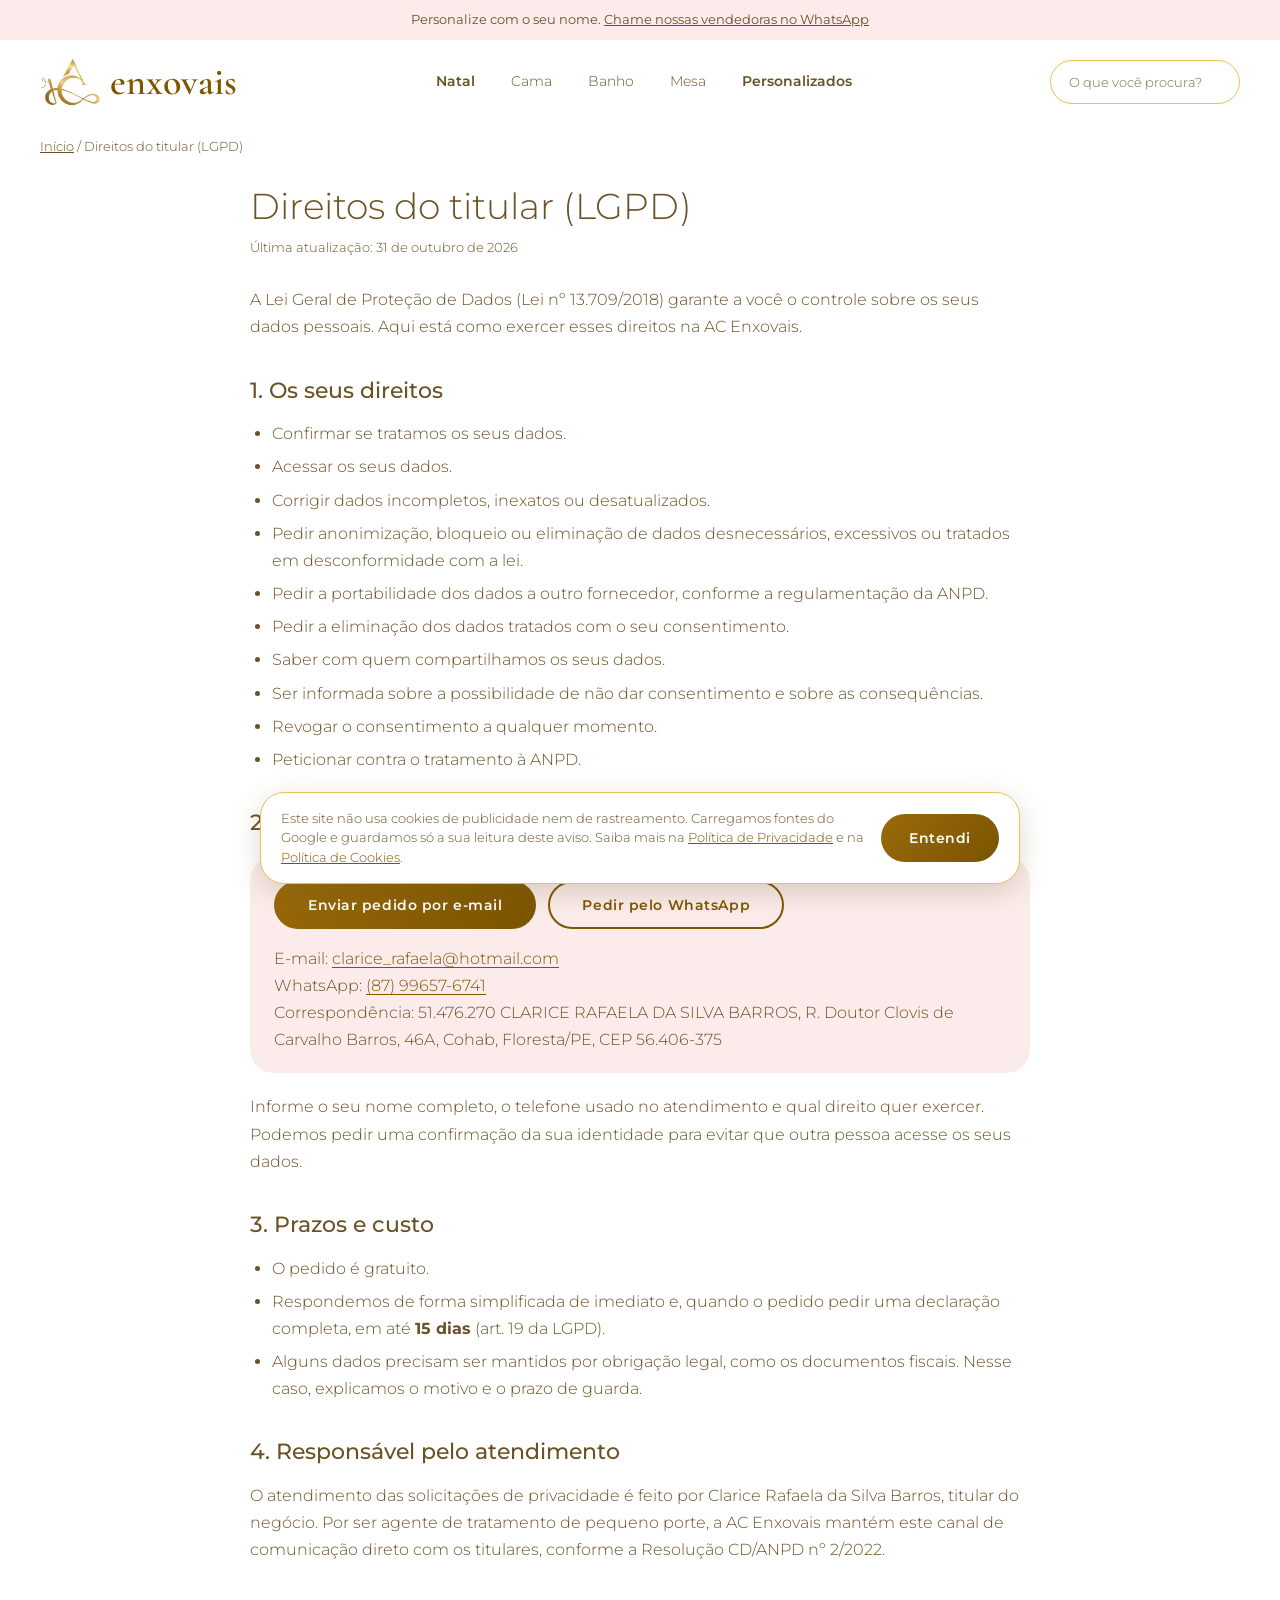
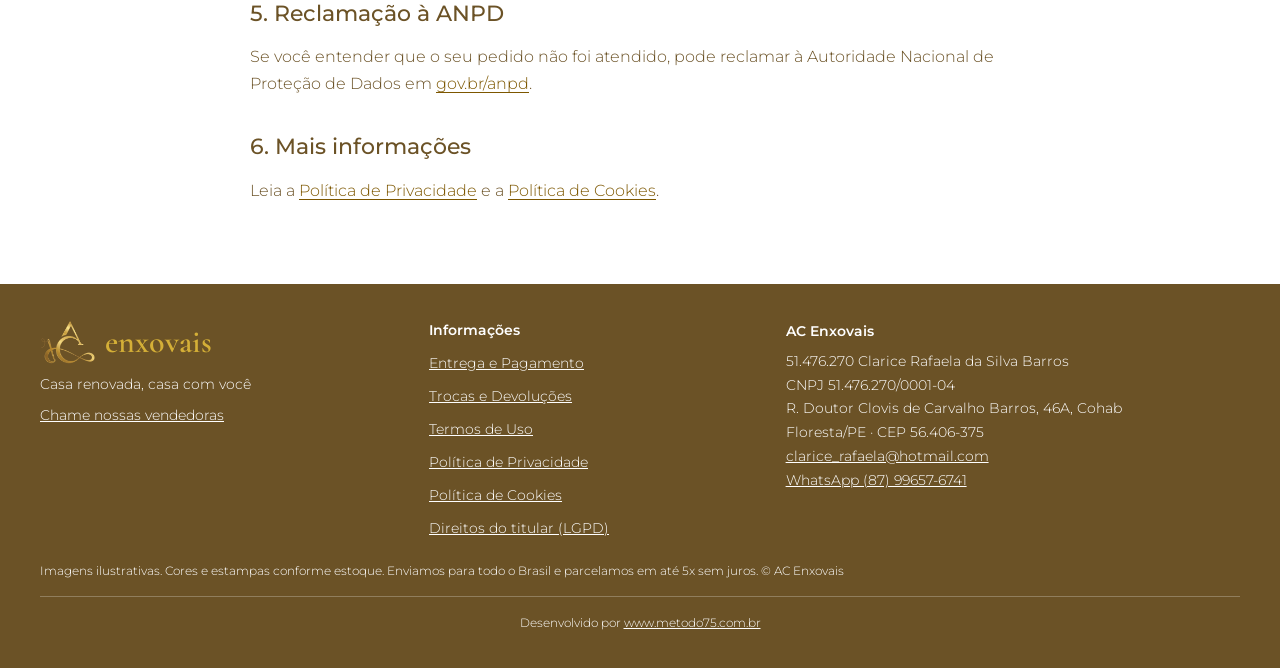
<file: ACEnxovais/direitos-do-titular.html>
<!DOCTYPE html><html lang="pt-BR"><head><meta charset="utf-8"><meta name="viewport" content="width=device-width,initial-scale=1"><title>Direitos do titular (LGPD) | AC Enxovais</title><meta name="description" content="Como pedir acesso, correção, exclusão e outros direitos sobre os seus dados pessoais na AC Enxovais."><link rel="preconnect" href="https://fonts.googleapis.com"><link href="https://fonts.googleapis.com/css2?family=Cormorant+Garamond:wght@600&family=Montserrat:wght@300;400;500;600&display=swap" rel="stylesheet"><link rel="icon" type="image/png" href="assets/imagens/logo/favicon.png"><link rel="apple-touch-icon" href="assets/imagens/logo/apple-touch-icon.png"><link rel="stylesheet" href="assets/css/styles.css"></head><body data-page="legal"><div id="hdr"></div><main id="main"><p class="crumb"><a href="index.html">Início</a> / Direitos do titular (LGPD)</p><article class="legal">
<h1>Direitos do titular (LGPD)</h1><p class="upd">Última atualização: 31 de outubro de 2026</p>
<p>A Lei Geral de Proteção de Dados (Lei nº 13.709/2018) garante a você o controle sobre os seus dados pessoais. Aqui está como exercer esses direitos na AC Enxovais.</p>

<h2>1. Os seus direitos</h2>
<ul>
<li>Confirmar se tratamos os seus dados.</li>
<li>Acessar os seus dados.</li>
<li>Corrigir dados incompletos, inexatos ou desatualizados.</li>
<li>Pedir anonimização, bloqueio ou eliminação de dados desnecessários, excessivos ou tratados em desconformidade com a lei.</li>
<li>Pedir a portabilidade dos dados a outro fornecedor, conforme a regulamentação da ANPD.</li>
<li>Pedir a eliminação dos dados tratados com o seu consentimento.</li>
<li>Saber com quem compartilhamos os seus dados.</li>
<li>Ser informada sobre a possibilidade de não dar consentimento e sobre as consequências.</li>
<li>Revogar o consentimento a qualquer momento.</li>
<li>Peticionar contra o tratamento à ANPD.</li>
</ul>

<h2>2. Como fazer o pedido</h2>
<div class="box"><p>
<a class="btn" href="mailto:clarice_rafaela@hotmail.com?subject=LGPD%20-%20Solicitação%20do%20titular%20de%20dados&body=Olá!%20Sou%20titular%20de%20dados%20pessoais%20e%20gostaria%20de%20exercer%20o%20seguinte%20direito%20(apague%20o%20que%20não%20se%20aplica):%0D%0A-%20Confirmação%20de%20tratamento%0D%0A-%20Acesso%20aos%20dados%0D%0A-%20Correção%20de%20dados%0D%0A-%20Anonimização,%20bloqueio%20ou%20eliminação%0D%0A-%20Portabilidade%0D%0A-%20Informação%20sobre%20compartilhamento%0D%0A-%20Revogação%20de%20consentimento%0D%0A%0D%0ANome%20completo:%0D%0ATelefone%20usado%20no%20atendimento:%0D%0ADetalhes%20do%20pedido:">Enviar pedido por e-mail</a>
<a class="btn ghost" href="https://wa.me/5587996576741?text=Ol%C3%A1!%20Quero%20exercer%20um%20direito%20sobre%20os%20meus%20dados%20pessoais%20(LGPD).">Pedir pelo WhatsApp</a></p>
<p>E-mail: <a href="mailto:clarice_rafaela@hotmail.com">clarice_rafaela@hotmail.com</a><br>WhatsApp: <a href="https://wa.me/5587996576741">(87) 99657-6741</a><br>Correspondência: 51.476.270 CLARICE RAFAELA DA SILVA BARROS, R. Doutor Clovis de Carvalho Barros, 46A, Cohab, Floresta/PE, CEP 56.406-375</p></div>
<p>Informe o seu nome completo, o telefone usado no atendimento e qual direito quer exercer. Podemos pedir uma confirmação da sua identidade para evitar que outra pessoa acesse os seus dados.</p>

<h2>3. Prazos e custo</h2>
<ul>
<li>O pedido é gratuito.</li>
<li>Respondemos de forma simplificada de imediato e, quando o pedido pedir uma declaração completa, em até <b>15 dias</b> (art. 19 da LGPD).</li>
<li>Alguns dados precisam ser mantidos por obrigação legal, como os documentos fiscais. Nesse caso, explicamos o motivo e o prazo de guarda.</li>
</ul>

<h2>4. Responsável pelo atendimento</h2>
<p>O atendimento das solicitações de privacidade é feito por Clarice Rafaela da Silva Barros, titular do negócio. Por ser agente de tratamento de pequeno porte, a AC Enxovais mantém este canal de comunicação direto com os titulares, conforme a Resolução CD/ANPD nº 2/2022.</p>

<h2>5. Reclamação à ANPD</h2>
<p>Se você entender que o seu pedido não foi atendido, pode reclamar à Autoridade Nacional de Proteção de Dados em <a href="https://www.gov.br/anpd" target="_blank" rel="noopener">gov.br/anpd</a>.</p>

<h2>6. Mais informações</h2>
<p>Leia a <a href="politica-de-privacidade.html">Política de Privacidade</a> e a <a href="politica-de-cookies.html">Política de Cookies</a>.</p>
</article></main><div id="ftr"></div><script src="assets/js/produtos.js"></script><script src="assets/js/app.js"></script></body></html>
</file>
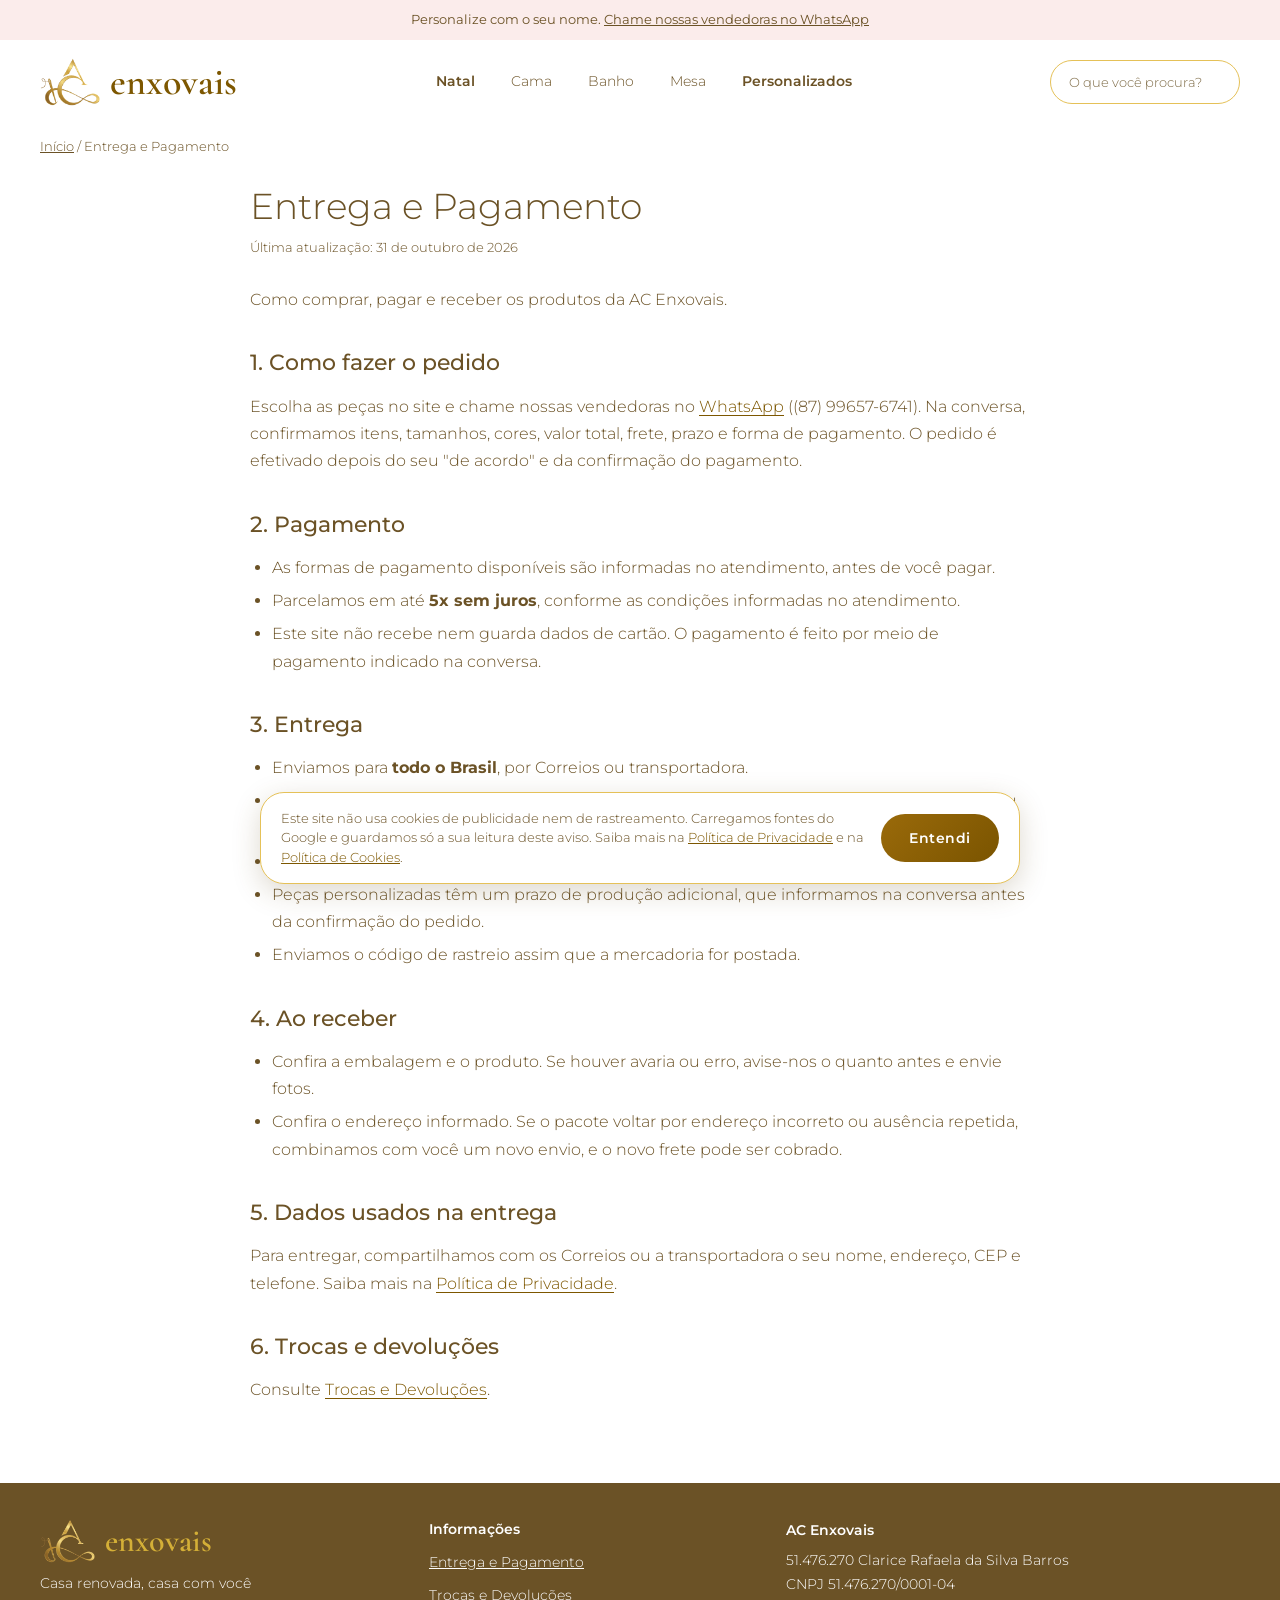
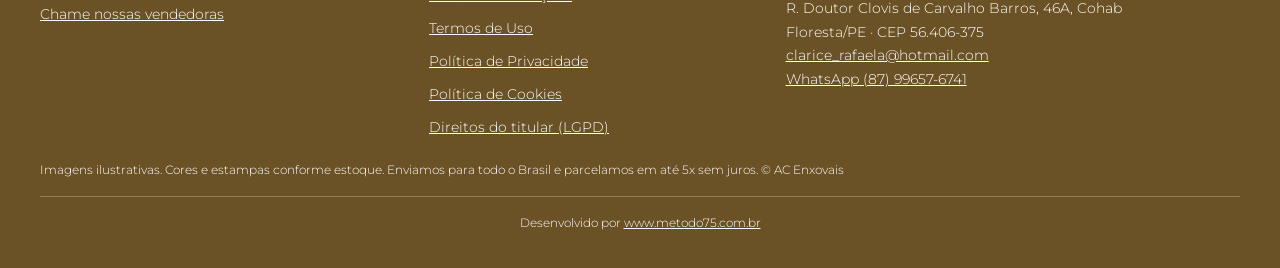
<file: ACEnxovais/entrega-e-pagamento.html>
<!DOCTYPE html><html lang="pt-BR"><head><meta charset="utf-8"><meta name="viewport" content="width=device-width,initial-scale=1"><title>Entrega e Pagamento | AC Enxovais</title><meta name="description" content="Como funciona o envio para todo o Brasil, os prazos e o pagamento (parcelamento em até 5x sem juros) na AC Enxovais."><link rel="preconnect" href="https://fonts.googleapis.com"><link href="https://fonts.googleapis.com/css2?family=Cormorant+Garamond:wght@600&family=Montserrat:wght@300;400;500;600&display=swap" rel="stylesheet"><link rel="icon" type="image/png" href="assets/imagens/logo/favicon.png"><link rel="apple-touch-icon" href="assets/imagens/logo/apple-touch-icon.png"><link rel="stylesheet" href="assets/css/styles.css"></head><body data-page="legal"><div id="hdr"></div><main id="main"><p class="crumb"><a href="index.html">Início</a> / Entrega e Pagamento</p><article class="legal">
<h1>Entrega e Pagamento</h1><p class="upd">Última atualização: 31 de outubro de 2026</p>
<p>Como comprar, pagar e receber os produtos da AC Enxovais.</p>

<h2>1. Como fazer o pedido</h2>
<p>Escolha as peças no site e chame nossas vendedoras no <a href="https://wa.me/5587996576741">WhatsApp</a> ((87) 99657-6741). Na conversa, confirmamos itens, tamanhos, cores, valor total, frete, prazo e forma de pagamento. O pedido é efetivado depois do seu "de acordo" e da confirmação do pagamento.</p>

<h2>2. Pagamento</h2>
<ul>
<li>As formas de pagamento disponíveis são informadas no atendimento, antes de você pagar.</li>
<li>Parcelamos em até <b>5x sem juros</b>, conforme as condições informadas no atendimento.</li>
<li>Este site não recebe nem guarda dados de cartão. O pagamento é feito por meio de pagamento indicado na conversa.</li>
</ul>

<h2>3. Entrega</h2>
<ul>
<li>Enviamos para <b>todo o Brasil</b>, por Correios ou transportadora.</li>
<li>O valor do frete e o prazo estimado são informados antes do pagamento, de acordo com o seu CEP.</li>
<li>O prazo de entrega passa a contar depois da confirmação do pagamento.</li>
<li>Peças personalizadas têm um prazo de produção adicional, que informamos na conversa antes da confirmação do pedido.</li>
<li>Enviamos o código de rastreio assim que a mercadoria for postada.</li>
</ul>

<h2>4. Ao receber</h2>
<ul>
<li>Confira a embalagem e o produto. Se houver avaria ou erro, avise-nos o quanto antes e envie fotos.</li>
<li>Confira o endereço informado. Se o pacote voltar por endereço incorreto ou ausência repetida, combinamos com você um novo envio, e o novo frete pode ser cobrado.</li>
</ul>

<h2>5. Dados usados na entrega</h2>
<p>Para entregar, compartilhamos com os Correios ou a transportadora o seu nome, endereço, CEP e telefone. Saiba mais na <a href="politica-de-privacidade.html">Política de Privacidade</a>.</p>

<h2>6. Trocas e devoluções</h2>
<p>Consulte <a href="trocas-e-devolucoes.html">Trocas e Devoluções</a>.</p>
</article></main><div id="ftr"></div><script src="assets/js/produtos.js"></script><script src="assets/js/app.js"></script></body></html>
</file>
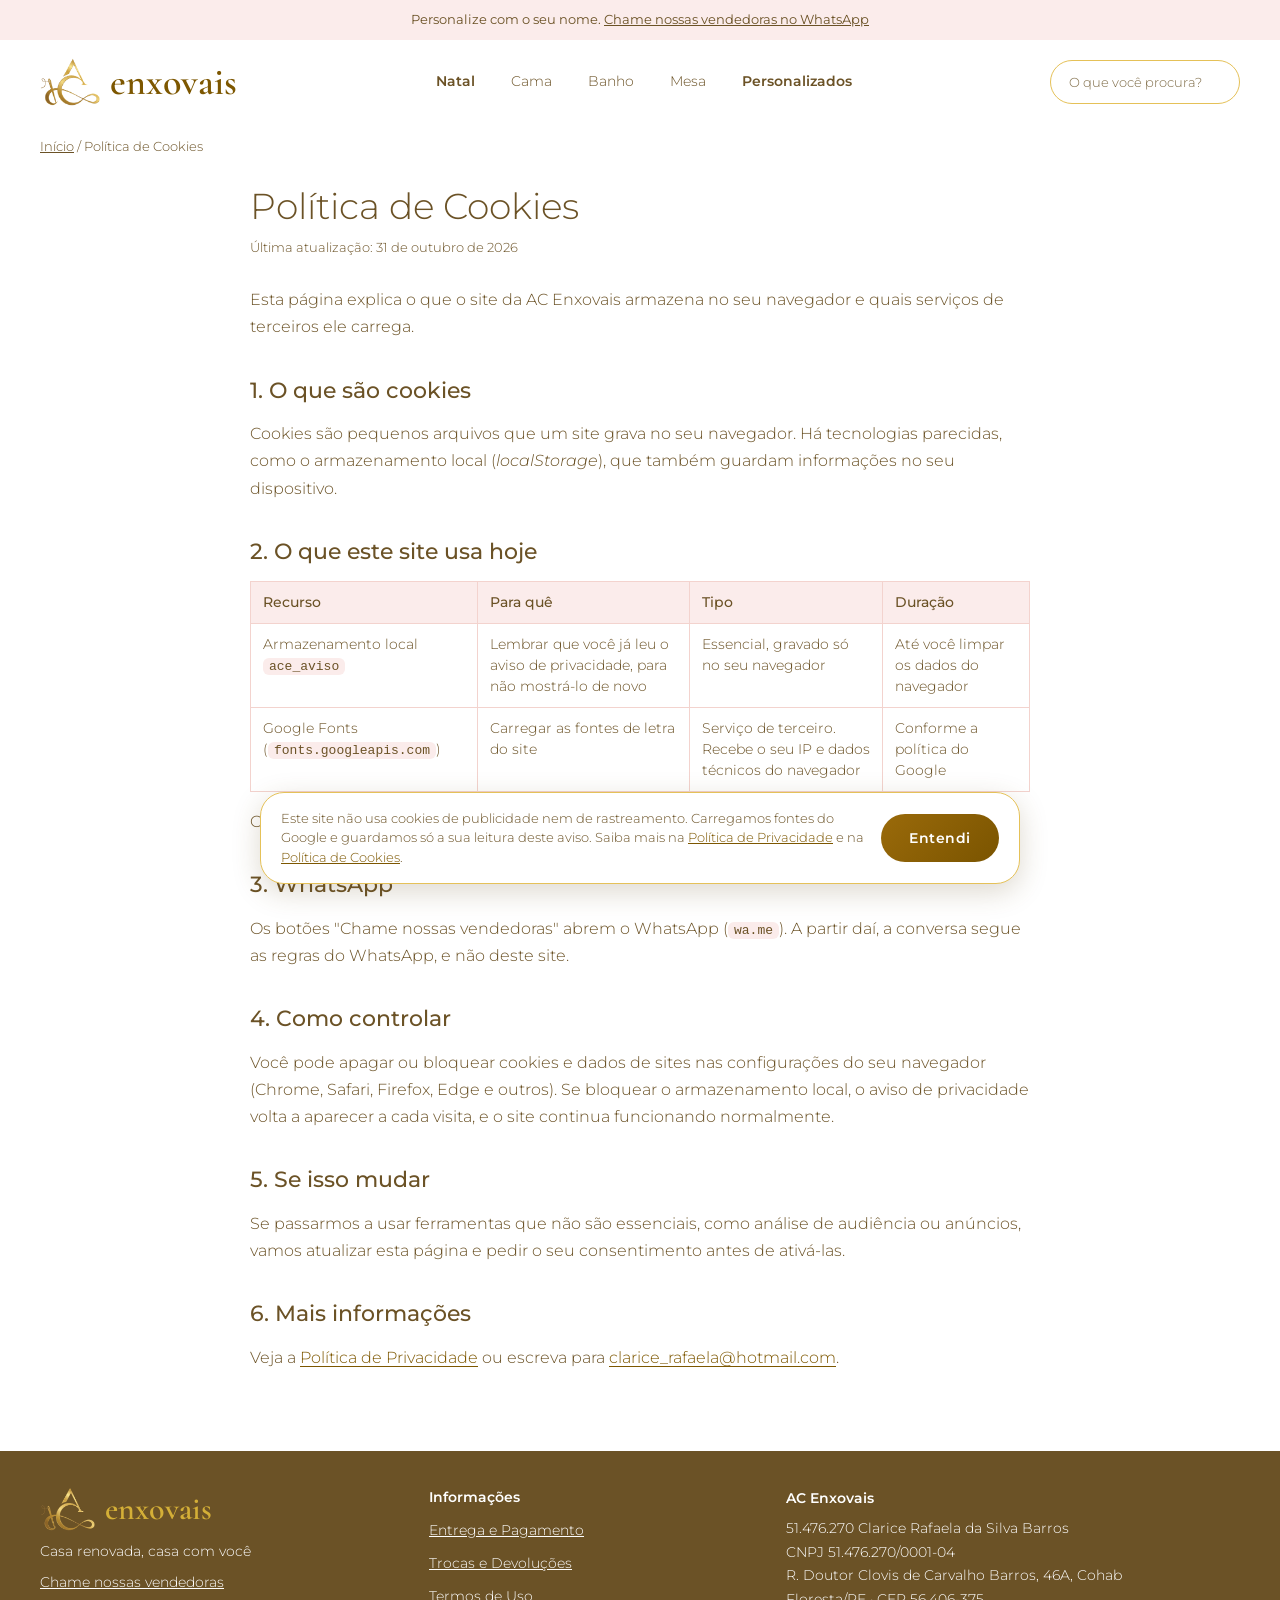
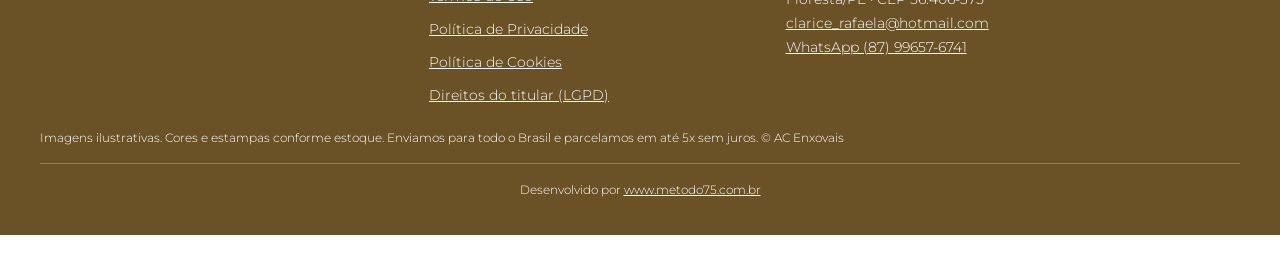
<file: ACEnxovais/politica-de-cookies.html>
<!DOCTYPE html><html lang="pt-BR"><head><meta charset="utf-8"><meta name="viewport" content="width=device-width,initial-scale=1"><title>Política de Cookies | AC Enxovais</title><meta name="description" content="Quais cookies e tecnologias semelhantes o site da AC Enxovais usa, e como você controla."><link rel="preconnect" href="https://fonts.googleapis.com"><link href="https://fonts.googleapis.com/css2?family=Cormorant+Garamond:wght@600&family=Montserrat:wght@300;400;500;600&display=swap" rel="stylesheet"><link rel="icon" type="image/png" href="assets/imagens/logo/favicon.png"><link rel="apple-touch-icon" href="assets/imagens/logo/apple-touch-icon.png"><link rel="stylesheet" href="assets/css/styles.css"></head><body data-page="legal"><div id="hdr"></div><main id="main"><p class="crumb"><a href="index.html">Início</a> / Política de Cookies</p><article class="legal">
<h1>Política de Cookies</h1><p class="upd">Última atualização: 31 de outubro de 2026</p>
<p>Esta página explica o que o site da AC Enxovais armazena no seu navegador e quais serviços de terceiros ele carrega.</p>

<h2>1. O que são cookies</h2>
<p>Cookies são pequenos arquivos que um site grava no seu navegador. Há tecnologias parecidas, como o armazenamento local (<i>localStorage</i>), que também guardam informações no seu dispositivo.</p>

<h2>2. O que este site usa hoje</h2>
<div class="tbl"><table>
<thead><tr><th>Recurso</th><th>Para quê</th><th>Tipo</th><th>Duração</th></tr></thead>
<tbody>
<tr><td>Armazenamento local <code>ace_aviso</code></td><td>Lembrar que você já leu o aviso de privacidade, para não mostrá-lo de novo</td><td>Essencial, gravado só no seu navegador</td><td>Até você limpar os dados do navegador</td></tr>
<tr><td>Google Fonts (<code>fonts.googleapis.com</code>)</td><td>Carregar as fontes de letra do site</td><td>Serviço de terceiro. Recebe o seu IP e dados técnicos do navegador</td><td>Conforme a política do Google</td></tr>
</tbody></table></div>
<p>O site <b>não usa</b> cookies de publicidade, de análise de audiência nem de rastreamento entre sites.</p>

<h2>3. WhatsApp</h2>
<p>Os botões "Chame nossas vendedoras" abrem o WhatsApp (<code>wa.me</code>). A partir daí, a conversa segue as regras do WhatsApp, e não deste site.</p>

<h2>4. Como controlar</h2>
<p>Você pode apagar ou bloquear cookies e dados de sites nas configurações do seu navegador (Chrome, Safari, Firefox, Edge e outros). Se bloquear o armazenamento local, o aviso de privacidade volta a aparecer a cada visita, e o site continua funcionando normalmente.</p>

<h2>5. Se isso mudar</h2>
<p>Se passarmos a usar ferramentas que não são essenciais, como análise de audiência ou anúncios, vamos atualizar esta página e pedir o seu consentimento antes de ativá-las.</p>

<h2>6. Mais informações</h2>
<p>Veja a <a href="politica-de-privacidade.html">Política de Privacidade</a> ou escreva para <a href="mailto:clarice_rafaela@hotmail.com">clarice_rafaela@hotmail.com</a>.</p>
</article></main><div id="ftr"></div><script src="assets/js/produtos.js"></script><script src="assets/js/app.js"></script></body></html>
</file>
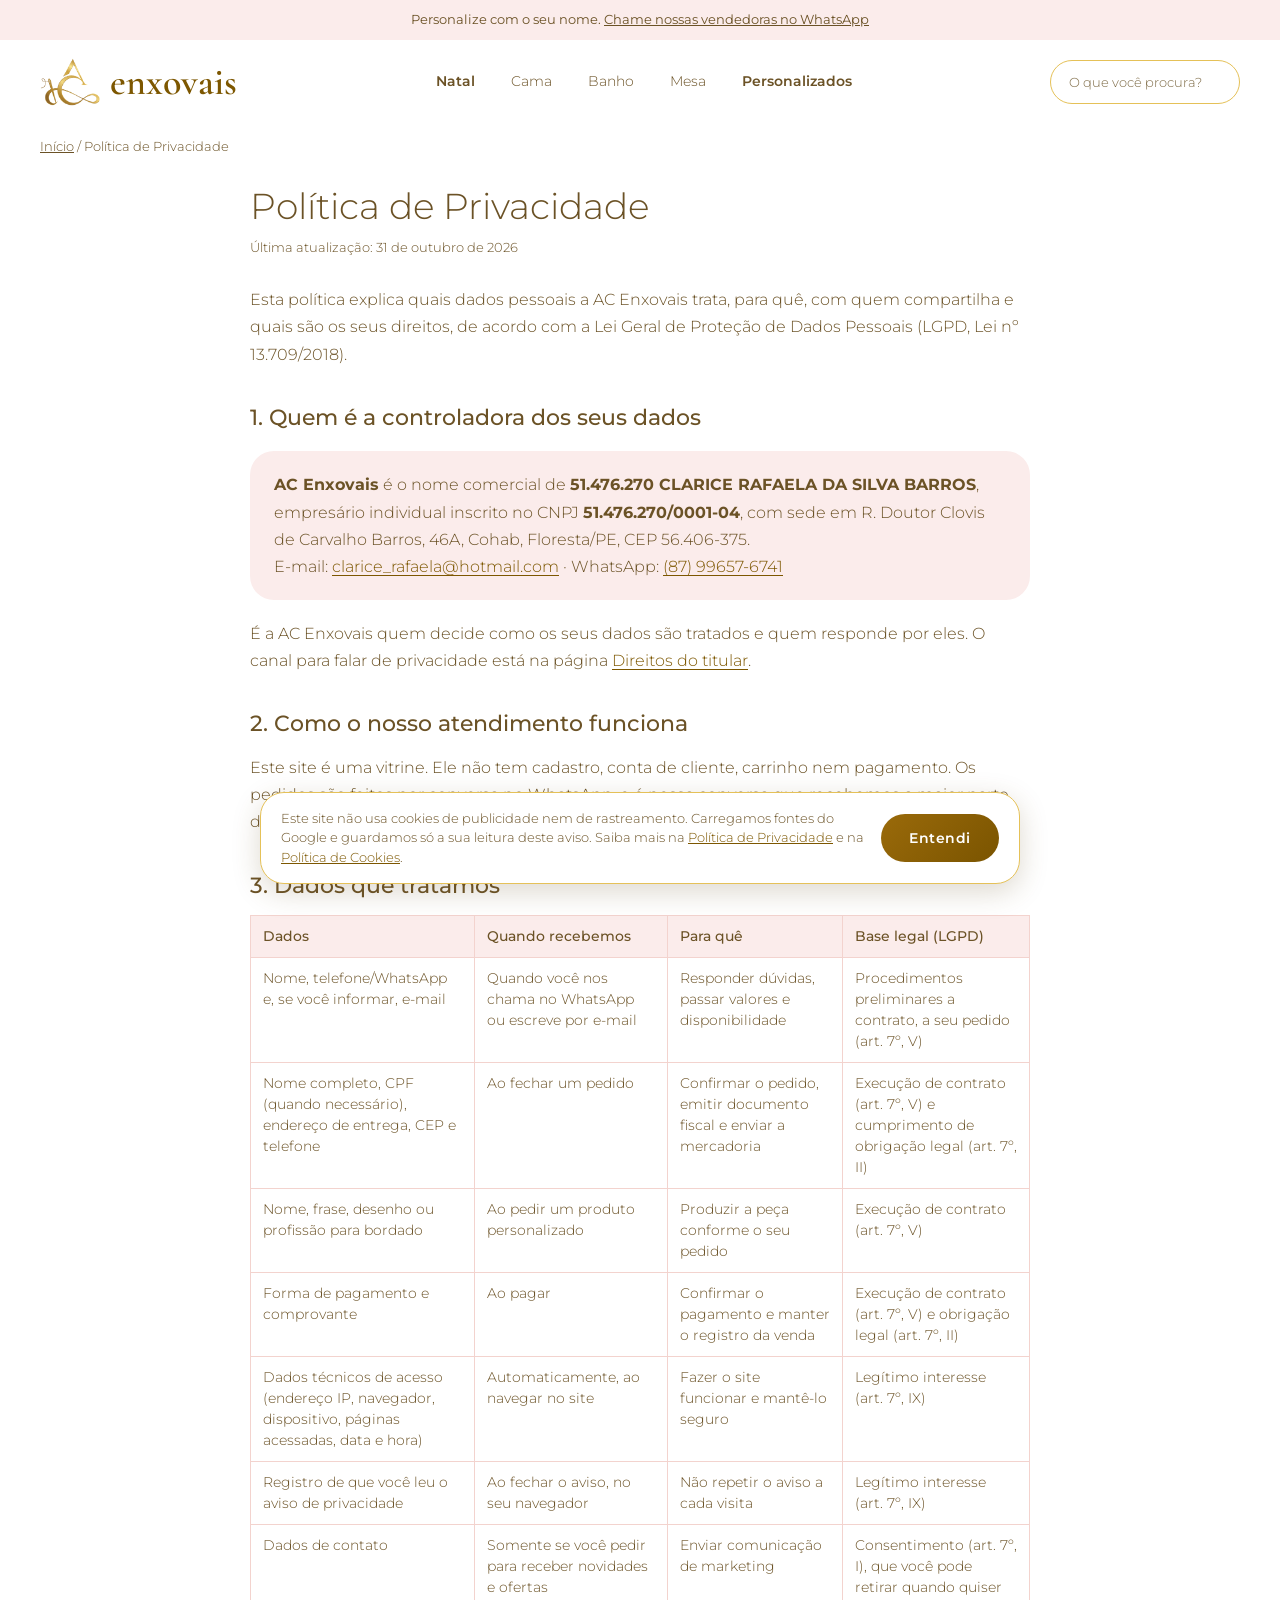
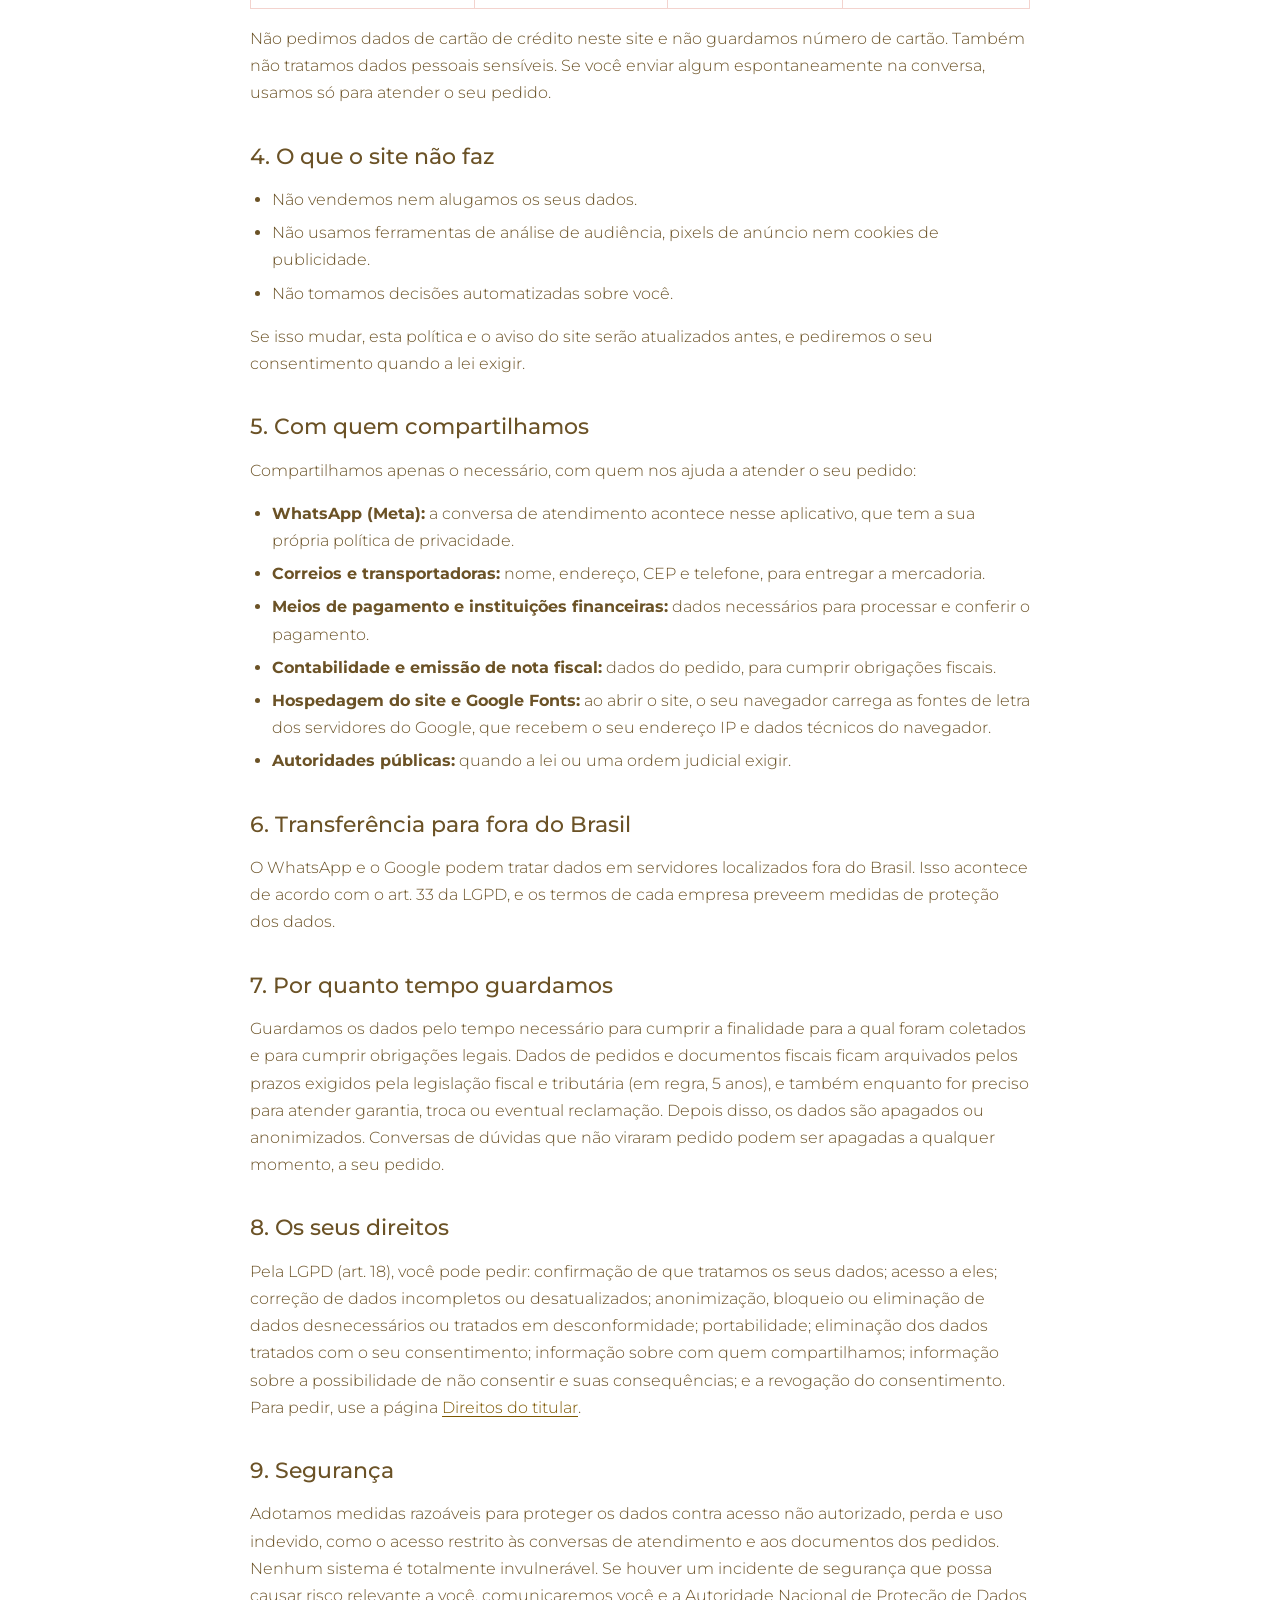
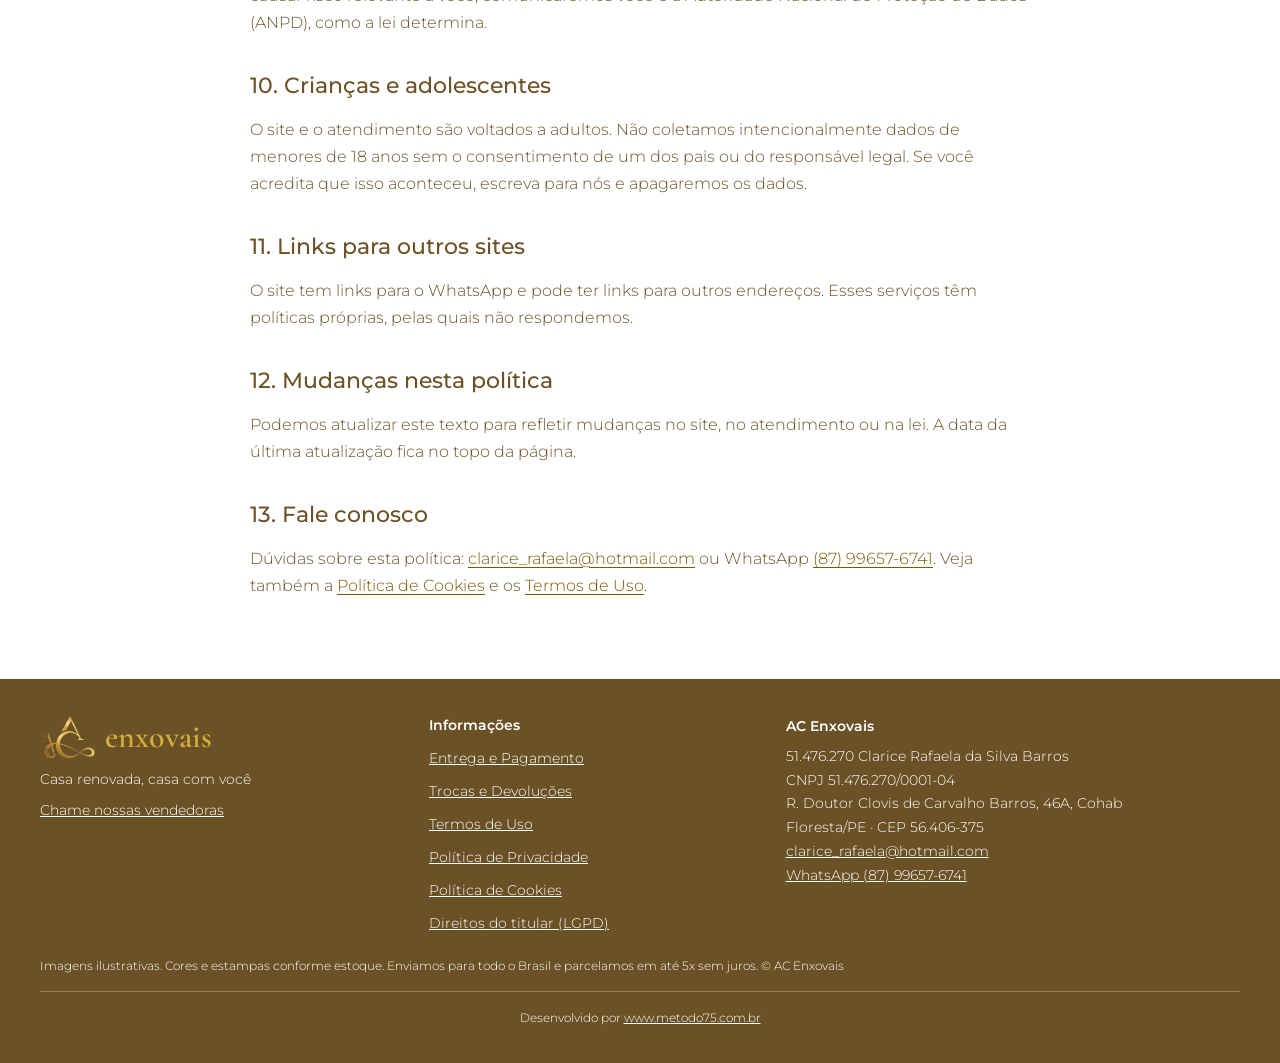
<file: ACEnxovais/politica-de-privacidade.html>
<!DOCTYPE html><html lang="pt-BR"><head><meta charset="utf-8"><meta name="viewport" content="width=device-width,initial-scale=1"><title>Política de Privacidade | AC Enxovais</title><meta name="description" content="Como a AC Enxovais trata os seus dados pessoais, conforme a Lei Geral de Proteção de Dados (LGPD, Lei 13.709/2018)."><link rel="preconnect" href="https://fonts.googleapis.com"><link href="https://fonts.googleapis.com/css2?family=Cormorant+Garamond:wght@600&family=Montserrat:wght@300;400;500;600&display=swap" rel="stylesheet"><link rel="icon" type="image/png" href="assets/imagens/logo/favicon.png"><link rel="apple-touch-icon" href="assets/imagens/logo/apple-touch-icon.png"><link rel="stylesheet" href="assets/css/styles.css"></head><body data-page="legal"><div id="hdr"></div><main id="main"><p class="crumb"><a href="index.html">Início</a> / Política de Privacidade</p><article class="legal">
<h1>Política de Privacidade</h1><p class="upd">Última atualização: 31 de outubro de 2026</p>
<p>Esta política explica quais dados pessoais a AC Enxovais trata, para quê, com quem compartilha e quais são os seus direitos, de acordo com a Lei Geral de Proteção de Dados Pessoais (LGPD, Lei nº 13.709/2018).</p>

<h2>1. Quem é a controladora dos seus dados</h2>
<div class="box"><p><b>AC Enxovais</b> é o nome comercial de <b>51.476.270 CLARICE RAFAELA DA SILVA BARROS</b>, empresário individual inscrito no CNPJ <b>51.476.270/0001-04</b>, com sede em R. Doutor Clovis de Carvalho Barros, 46A, Cohab, Floresta/PE, CEP 56.406-375.<br>E-mail: <a href="mailto:clarice_rafaela@hotmail.com">clarice_rafaela@hotmail.com</a> · WhatsApp: <a href="https://wa.me/5587996576741">(87) 99657-6741</a></p></div>
<p>É a AC Enxovais quem decide como os seus dados são tratados e quem responde por eles. O canal para falar de privacidade está na página <a href="direitos-do-titular.html">Direitos do titular</a>.</p>

<h2>2. Como o nosso atendimento funciona</h2>
<p>Este site é uma vitrine. Ele não tem cadastro, conta de cliente, carrinho nem pagamento. Os pedidos são feitos por conversa no WhatsApp, e é nessa conversa que recebemos a maior parte dos seus dados.</p>

<h2>3. Dados que tratamos</h2>
<div class="tbl"><table>
<thead><tr><th>Dados</th><th>Quando recebemos</th><th>Para quê</th><th>Base legal (LGPD)</th></tr></thead>
<tbody>
<tr><td>Nome, telefone/WhatsApp e, se você informar, e-mail</td><td>Quando você nos chama no WhatsApp ou escreve por e-mail</td><td>Responder dúvidas, passar valores e disponibilidade</td><td>Procedimentos preliminares a contrato, a seu pedido (art. 7º, V)</td></tr>
<tr><td>Nome completo, CPF (quando necessário), endereço de entrega, CEP e telefone</td><td>Ao fechar um pedido</td><td>Confirmar o pedido, emitir documento fiscal e enviar a mercadoria</td><td>Execução de contrato (art. 7º, V) e cumprimento de obrigação legal (art. 7º, II)</td></tr>
<tr><td>Nome, frase, desenho ou profissão para bordado</td><td>Ao pedir um produto personalizado</td><td>Produzir a peça conforme o seu pedido</td><td>Execução de contrato (art. 7º, V)</td></tr>
<tr><td>Forma de pagamento e comprovante</td><td>Ao pagar</td><td>Confirmar o pagamento e manter o registro da venda</td><td>Execução de contrato (art. 7º, V) e obrigação legal (art. 7º, II)</td></tr>
<tr><td>Dados técnicos de acesso (endereço IP, navegador, dispositivo, páginas acessadas, data e hora)</td><td>Automaticamente, ao navegar no site</td><td>Fazer o site funcionar e mantê-lo seguro</td><td>Legítimo interesse (art. 7º, IX)</td></tr>
<tr><td>Registro de que você leu o aviso de privacidade</td><td>Ao fechar o aviso, no seu navegador</td><td>Não repetir o aviso a cada visita</td><td>Legítimo interesse (art. 7º, IX)</td></tr>
<tr><td>Dados de contato</td><td>Somente se você pedir para receber novidades e ofertas</td><td>Enviar comunicação de marketing</td><td>Consentimento (art. 7º, I), que você pode retirar quando quiser</td></tr>
</tbody></table></div>
<p>Não pedimos dados de cartão de crédito neste site e não guardamos número de cartão. Também não tratamos dados pessoais sensíveis. Se você enviar algum espontaneamente na conversa, usamos só para atender o seu pedido.</p>

<h2>4. O que o site não faz</h2>
<ul>
<li>Não vendemos nem alugamos os seus dados.</li>
<li>Não usamos ferramentas de análise de audiência, pixels de anúncio nem cookies de publicidade.</li>
<li>Não tomamos decisões automatizadas sobre você.</li>
</ul>
<p>Se isso mudar, esta política e o aviso do site serão atualizados antes, e pediremos o seu consentimento quando a lei exigir.</p>

<h2>5. Com quem compartilhamos</h2>
<p>Compartilhamos apenas o necessário, com quem nos ajuda a atender o seu pedido:</p>
<ul>
<li><b>WhatsApp (Meta):</b> a conversa de atendimento acontece nesse aplicativo, que tem a sua própria política de privacidade.</li>
<li><b>Correios e transportadoras:</b> nome, endereço, CEP e telefone, para entregar a mercadoria.</li>
<li><b>Meios de pagamento e instituições financeiras:</b> dados necessários para processar e conferir o pagamento.</li>
<li><b>Contabilidade e emissão de nota fiscal:</b> dados do pedido, para cumprir obrigações fiscais.</li>
<li><b>Hospedagem do site e Google Fonts:</b> ao abrir o site, o seu navegador carrega as fontes de letra dos servidores do Google, que recebem o seu endereço IP e dados técnicos do navegador.</li>
<li><b>Autoridades públicas:</b> quando a lei ou uma ordem judicial exigir.</li>
</ul>

<h2>6. Transferência para fora do Brasil</h2>
<p>O WhatsApp e o Google podem tratar dados em servidores localizados fora do Brasil. Isso acontece de acordo com o art. 33 da LGPD, e os termos de cada empresa preveem medidas de proteção dos dados.</p>

<h2>7. Por quanto tempo guardamos</h2>
<p>Guardamos os dados pelo tempo necessário para cumprir a finalidade para a qual foram coletados e para cumprir obrigações legais. Dados de pedidos e documentos fiscais ficam arquivados pelos prazos exigidos pela legislação fiscal e tributária (em regra, 5 anos), e também enquanto for preciso para atender garantia, troca ou eventual reclamação. Depois disso, os dados são apagados ou anonimizados. Conversas de dúvidas que não viraram pedido podem ser apagadas a qualquer momento, a seu pedido.</p>

<h2>8. Os seus direitos</h2>
<p>Pela LGPD (art. 18), você pode pedir: confirmação de que tratamos os seus dados; acesso a eles; correção de dados incompletos ou desatualizados; anonimização, bloqueio ou eliminação de dados desnecessários ou tratados em desconformidade; portabilidade; eliminação dos dados tratados com o seu consentimento; informação sobre com quem compartilhamos; informação sobre a possibilidade de não consentir e suas consequências; e a revogação do consentimento. Para pedir, use a página <a href="direitos-do-titular.html">Direitos do titular</a>.</p>

<h2>9. Segurança</h2>
<p>Adotamos medidas razoáveis para proteger os dados contra acesso não autorizado, perda e uso indevido, como o acesso restrito às conversas de atendimento e aos documentos dos pedidos. Nenhum sistema é totalmente invulnerável. Se houver um incidente de segurança que possa causar risco relevante a você, comunicaremos você e a Autoridade Nacional de Proteção de Dados (ANPD), como a lei determina.</p>

<h2>10. Crianças e adolescentes</h2>
<p>O site e o atendimento são voltados a adultos. Não coletamos intencionalmente dados de menores de 18 anos sem o consentimento de um dos pais ou do responsável legal. Se você acredita que isso aconteceu, escreva para nós e apagaremos os dados.</p>

<h2>11. Links para outros sites</h2>
<p>O site tem links para o WhatsApp e pode ter links para outros endereços. Esses serviços têm políticas próprias, pelas quais não respondemos.</p>

<h2>12. Mudanças nesta política</h2>
<p>Podemos atualizar este texto para refletir mudanças no site, no atendimento ou na lei. A data da última atualização fica no topo da página.</p>

<h2>13. Fale conosco</h2>
<p>Dúvidas sobre esta política: <a href="mailto:clarice_rafaela@hotmail.com">clarice_rafaela@hotmail.com</a> ou WhatsApp <a href="https://wa.me/5587996576741">(87) 99657-6741</a>. Veja também a <a href="politica-de-cookies.html">Política de Cookies</a> e os <a href="termos-de-uso.html">Termos de Uso</a>.</p>
</article></main><div id="ftr"></div><script src="assets/js/produtos.js"></script><script src="assets/js/app.js"></script></body></html>
</file>
<file: assets/css/styles.css>
:root{--white:#fff;--text:#6b5226;--gold:#7d5700;--gold-l:#d4af37;--gold-b:#e5c158;--blush:#fbeceb;--blush2:#f3d3ce;--grad:linear-gradient(135deg,#9a6a0a,#7a5400);--r:24px}
*{box-sizing:border-box}
body{margin:0;font:300 16px/1.5 Montserrat,sans-serif;color:var(--text);background:#fff}
a{color:inherit;text-decoration:none}img{display:block;max-width:100%}
.strip{background:var(--blush);text-align:center;padding:10px 16px;font-size:13px;font-weight:400}
.strip a{text-decoration:underline}

/* cabeçalho */
header{display:flex;align-items:center;justify-content:space-between;gap:20px;padding:18px 40px;flex-wrap:wrap}
.brand{display:inline-flex;align-items:center;gap:10px;font:600 38px/1 'Cormorant Garamond',serif;color:var(--gold)}
.brand img{height:48px;width:auto}
header nav{display:flex;gap:12px;font-size:14px}
header nav a{display:inline-flex;align-items:center;min-height:44px;padding:0 12px}
header nav b{font-weight:600}
.search{width:190px;height:44px;border:1px solid var(--gold-b);border-radius:999px;padding:0 18px;font:300 13px Montserrat;color:var(--text);outline:0}
.search::placeholder{color:#7d6a45;opacity:1}
.menu-btn{display:none;width:44px;height:44px;border:1px solid var(--gold-b);border-radius:50%;background:#fff;color:var(--gold);cursor:pointer;align-items:center;justify-content:center;padding:0}
.menu-btn svg{width:20px;height:20px}

/* hero */
.hero{background:var(--blush);padding:44px 40px 36px;display:grid;grid-template-columns:minmax(0,.78fr) minmax(0,1.22fr);gap:48px;align-items:center}
.hero h1{font-weight:300;font-size:46px;line-height:1.15;margin:0 0 18px;max-width:520px}
.hero p{max-width:440px;margin:0 0 26px;font-size:17px;line-height:1.6}
.btn{display:inline-flex;align-items:center;min-height:48px;padding:14px 34px;border-radius:999px;background:var(--grad);color:#fff;font:600 14px Montserrat;letter-spacing:.04em;text-align:center}
.btn:hover{filter:brightness(1.08)}
.slides{position:relative;width:100%;aspect-ratio:4/3;border-radius:var(--r);overflow:hidden;background:var(--blush2)}
.slide{position:absolute;inset:0;opacity:0;transition:opacity .7s;pointer-events:none}
.slide.on{opacity:1;pointer-events:auto}
.slide img{width:100%;height:100%;object-fit:cover}
.cap{position:absolute;left:0;right:0;bottom:0;padding:64px 32px 44px;background:linear-gradient(to top,rgba(251,236,235,.97),rgba(251,236,235,0));display:flex;flex-direction:column;gap:2px}
.cap b{font-weight:500;font-size:18px}.cap i{font-style:normal;font-weight:600;color:var(--gold)}
.dots{position:absolute;left:0;right:0;bottom:6px;display:flex;justify-content:center;gap:0;z-index:2}
.dots button{position:relative;width:28px;height:28px;padding:0;border:0;background:none;cursor:pointer}
.dots button:before{content:"";position:absolute;left:50%;top:50%;width:9px;height:9px;margin:-4.5px 0 0 -4.5px;border-radius:50%;background:var(--gold-b);opacity:.6}
.dots button.on:before{opacity:1;background:var(--gold)}

/* seções */
.benefits{background:var(--blush);display:flex;justify-content:center;gap:12px 56px;padding:22px 20px;font:500 13px Montserrat;flex-wrap:wrap;text-align:center;border-top:1px solid #f3d3ce}
.benefits a{text-decoration:underline;text-underline-offset:3px}
section{padding:56px 40px}
h2{font-weight:300;font-size:32px;line-height:1.25;text-align:center;margin:0 0 36px}
.soft{background:var(--blush)}
.lead{text-align:center;max-width:640px;margin:-12px auto 32px;line-height:1.6}
.grid+.lead,.steps+.grid+.lead{margin:32px auto 0}
.center{text-align:center;margin:28px 0 0}
.closing{text-align:center;background:var(--blush2)}
.closing .lead{margin:-12px auto 0}
.grid{display:grid;grid-template-columns:repeat(4,minmax(0,1fr));gap:24px}
.grid.three{grid-template-columns:repeat(3,minmax(0,1fr))}
.steps+.grid{margin-top:0}
.category-card{position:relative;min-height:340px;border-radius:var(--r);overflow:hidden;background:var(--blush);display:flex;flex-direction:column;align-items:center;justify-content:flex-end;gap:6px;padding:24px;text-align:center}
.category-card img{position:absolute;inset:0;width:100%;height:100%;object-fit:cover}
.category-card:after{content:"";position:absolute;inset:0;background:linear-gradient(to top,rgba(251,236,235,.97) 0,rgba(251,236,235,0) 52%)}
.category-card h3,.category-card span{position:relative;z-index:1;margin:0}
.category-card h3{font:500 18px Montserrat;letter-spacing:.06em}
.category-card span{font-size:14px;font-weight:400}
.product-card{display:flex;flex-direction:column;gap:10px}
.product-media{position:relative;height:320px;border-radius:var(--r);overflow:hidden;background:var(--blush)}
.product-media img{width:100%;height:100%;object-fit:cover}
.product-badge{position:absolute;top:16px;left:16px;padding:5px 12px;border-radius:999px;background:var(--grad);color:#fff;font:600 12px Montserrat}
.product-name{font-size:15px;line-height:1.4;padding:2px 0}
.product-card strong{font-weight:600}.product-card .ask{font-weight:400}
.steps{display:grid;grid-template-columns:repeat(3,1fr);gap:24px;max-width:900px;margin:0 auto 40px}
.steps div{text-align:center;display:flex;flex-direction:column;gap:6px;align-items:center;font-weight:400}
.steps small{font-weight:300;font-size:14px}
.steps b{width:40px;height:40px;border-radius:50%;background:var(--grad);color:#fff;display:flex;align-items:center;justify-content:center;font:600 16px Montserrat}

/* produto */
.prod{display:grid;grid-template-columns:minmax(0,1fr) minmax(0,1fr);gap:48px;padding:32px 40px}
.prod .main{width:100%;height:auto;border-radius:var(--r)}
.thumbs{display:flex;gap:12px;margin-top:12px}
.thumbs img{width:72px;height:72px;object-fit:cover;border-radius:12px;cursor:pointer;border:1px solid var(--gold-b)}
.info h1{font-weight:300;font-size:32px;line-height:1.25;margin:0 0 20px}
.pre{white-space:pre-line;line-height:1.6}
.info .precos{font-weight:600;margin-bottom:20px}
.info .btn{margin:8px 0 20px}
.ficha{font-size:14px;border-top:1px solid var(--gold-b);padding-top:16px;margin-top:20px}
.crumb{padding:0 40px;font-size:13px}.crumb a{text-decoration:underline}
.pager{display:flex;justify-content:space-between;gap:16px;padding:0 40px;font-size:14px}
.pager a{max-width:45%;padding:10px 0}

/* rodapé */
footer{background:var(--text);color:#fff;padding:36px 40px;display:flex;justify-content:space-between;align-items:center;gap:16px;flex-wrap:wrap;font-size:14px}
footer .brand{font-size:32px;color:var(--gold-l)}
footer .brand img{height:44px}
footer a{text-decoration:underline}
footer small{width:100%;font-size:12px;line-height:1.6}

a:focus-visible,button:focus-visible,input:focus-visible{outline:2px solid var(--gold);outline-offset:3px}
footer a:focus-visible{outline-color:#fff}

/* telas médias e celular */
@media(max-width:1100px){.hero{grid-template-columns:minmax(0,.9fr) minmax(0,1.1fr);gap:32px;padding:36px 28px}.hero h1{font-size:38px}}
@media(max-width:900px){
 header{padding:12px 20px;gap:10px}
 .brand{font-size:30px}
 .brand img{height:40px}
 .menu-btn{display:inline-flex;margin-left:auto}
 header nav{display:none;order:3;width:100%;flex-direction:column;gap:0;border-top:1px solid var(--blush2);padding-top:6px}
 header.open nav{display:flex}
 header nav a{padding:0 4px;font-size:15px;border-bottom:1px solid var(--blush)}
 .search{order:4;width:100%}
 .hero{grid-template-columns:1fr;padding:28px 20px 32px;gap:24px}
 .hero h1{font-size:34px;max-width:none}
 .hero p{max-width:none}
 section,footer{padding-left:20px;padding-right:20px}
 .prod{grid-template-columns:1fr;padding:24px 20px;gap:28px}
 .crumb,.pager{padding-left:20px;padding-right:20px}
 .grid{grid-template-columns:repeat(2,minmax(0,1fr))}
 .steps,.grid.three{grid-template-columns:1fr}
 .benefits{gap:8px 28px}
 .cap{padding:48px 20px 40px}
}
@media(max-width:520px){.grid{grid-template-columns:1fr}.product-media{height:300px}h2{font-size:28px}}
@media(prefers-reduced-motion:reduce){.slide{transition:none}}

/* coleções e destaque */
.pills{display:flex;flex-wrap:wrap;justify-content:center;gap:10px;margin:0 auto}
.pills a{display:inline-flex;align-items:center;min-height:44px;padding:0 20px;border:1px solid var(--gold-b);border-radius:999px;font-size:14px;font-weight:400;background:#fff}
.pills a:hover{background:var(--blush)}
.colecao{scroll-margin-top:8px}
.colecao>.lead{margin-top:-20px}
.feature{display:grid;grid-template-columns:minmax(0,1.1fr) minmax(0,.9fr);gap:48px;align-items:center;max-width:1180px;margin:0 auto}
.feature-img{border-radius:var(--r);overflow:hidden;background:var(--blush)}
.feature-img img{width:100%;aspect-ratio:4/3;object-fit:cover}
.feature h2{text-align:left;margin-bottom:16px}
.feature p{max-width:440px;margin:0 0 26px;font-size:17px;line-height:1.6}
html{scroll-behavior:smooth}
@media(prefers-reduced-motion:reduce){html{scroll-behavior:auto}}
@media(max-width:900px){.feature{grid-template-columns:1fr;gap:24px}}
.colecao .grid{display:flex;flex-wrap:wrap;justify-content:center}
.colecao .product-card{width:calc(25% - 18px)}
@media(max-width:900px){.colecao .product-card{width:calc(50% - 12px)}}
@media(max-width:520px){.colecao .product-card{width:100%}}
.grid.five{display:flex;flex-wrap:wrap;justify-content:center}
.grid.five .product-card{width:calc(20% - 20px)}
@media(max-width:1200px){.grid.five .product-card{width:calc(33.333% - 16px)}}
@media(max-width:900px){.grid.five .product-card{width:calc(50% - 12px)}}
@media(max-width:520px){.grid.five .product-card{width:100%}}

.btn.ghost{background:transparent;color:var(--gold);box-shadow:inset 0 0 0 2px var(--gold)}
.btn.ghost:hover{background:#fff;filter:none}
.center .btn{margin:4px 6px}

/* rodapé: links legais, dados da empresa e crédito */
.ftr-grid{width:100%;display:grid;grid-template-columns:1.1fr 1fr 1.4fr;gap:32px;align-items:start}
.ftr-brand{display:flex;flex-direction:column;align-items:flex-start;gap:10px}
.ftr-links{display:flex;flex-direction:column}
.ftr-links b,.ftr-co b{display:block;font-weight:600;margin-bottom:6px}
.ftr-links a{display:inline-block;padding:6px 0;text-decoration:underline}
.ftr-co{font-style:normal;line-height:1.7}
footer .credit{border-top:1px solid rgba(255,255,255,.25);padding-top:16px;text-align:center}
@media(max-width:900px){.ftr-grid{grid-template-columns:1fr;gap:24px}}

/* páginas legais */
.legal{max-width:820px;margin:0 auto;padding:16px 20px 64px}
.legal h1{font-weight:300;font-size:36px;line-height:1.2;margin:0 0 8px}
.legal .upd{font-size:13px;margin:0 0 28px}
.legal h2{text-align:left;font-size:22px;font-weight:500;margin:36px 0 12px}
.legal p,.legal li{line-height:1.7}
.legal li{margin-bottom:6px}
.legal ul,.legal ol{padding-left:22px}
.legal a:not(.btn){color:var(--gold);text-decoration:underline;text-underline-offset:3px}
.legal .box{background:var(--blush);border-radius:var(--r);padding:20px 24px;margin:20px 0}
.legal .box p{margin:0 0 12px}.legal .box p:last-child{margin:0}
.legal .tbl{overflow-x:auto;margin:16px 0}
.legal table{border-collapse:collapse;width:100%;min-width:600px;font-size:14px}
.legal th,.legal td{border:1px solid var(--blush2);padding:10px 12px;text-align:left;vertical-align:top;line-height:1.5}
.legal th{background:var(--blush);font-weight:500}
.legal code{font-size:13px;background:var(--blush);padding:1px 6px;border-radius:6px}
.legal .btn{margin:4px 8px 4px 0}
@media(max-width:520px){.legal h1{font-size:30px}.legal h2{font-size:20px}}

/* aviso de privacidade */
.cookie{position:fixed;left:16px;right:16px;bottom:16px;z-index:50;max-width:760px;margin:0 auto;background:#fff;border:1px solid var(--gold-b);border-radius:var(--r);box-shadow:0 8px 28px rgba(107,82,38,.22);padding:16px 20px;display:flex;align-items:center;gap:16px;font-size:13px;line-height:1.5}
.cookie p{margin:0;flex:1}
.cookie a{text-decoration:underline;color:var(--gold)}
.cookie .btn{border:0;cursor:pointer;padding:12px 28px;flex:none}
@media(max-width:600px){.cookie{flex-direction:column;align-items:stretch}.cookie .btn{justify-content:center}}
.grid.six{display:flex;flex-wrap:wrap;justify-content:center}
.grid.six .product-card{width:calc(33.333% - 16px)}
@media(max-width:900px){.grid.six .product-card{width:calc(50% - 12px)}}
@media(max-width:520px){.grid.six .product-card{width:100%}}
</file>
<file: ACEnxovais/assets/css/styles.css>
:root{--white:#fff;--text:#6b5226;--gold:#7d5700;--gold-l:#d4af37;--gold-b:#e5c158;--blush:#fbeceb;--blush2:#f3d3ce;--grad:linear-gradient(135deg,#9a6a0a,#7a5400);--r:24px}
*{box-sizing:border-box}
body{margin:0;font:300 16px/1.5 Montserrat,sans-serif;color:var(--text);background:#fff}
a{color:inherit;text-decoration:none}img{display:block;max-width:100%}
.strip{background:var(--blush);text-align:center;padding:10px 16px;font-size:13px;font-weight:400}
.strip a{text-decoration:underline}

/* cabeçalho */
header{display:flex;align-items:center;justify-content:space-between;gap:20px;padding:18px 40px;flex-wrap:wrap}
.brand{display:inline-flex;align-items:center;gap:10px;font:600 38px/1 'Cormorant Garamond',serif;color:var(--gold)}
.brand img{height:48px;width:auto}
header nav{display:flex;gap:12px;font-size:14px}
header nav a{display:inline-flex;align-items:center;min-height:44px;padding:0 12px}
header nav b{font-weight:600}
.search{width:190px;height:44px;border:1px solid var(--gold-b);border-radius:999px;padding:0 18px;font:300 13px Montserrat;color:var(--text);outline:0}
.search::placeholder{color:#7d6a45;opacity:1}
.menu-btn{display:none;width:44px;height:44px;border:1px solid var(--gold-b);border-radius:50%;background:#fff;color:var(--gold);cursor:pointer;align-items:center;justify-content:center;padding:0}
.menu-btn svg{width:20px;height:20px}

/* hero */
.hero{background:var(--blush);padding:44px 40px 36px;display:grid;grid-template-columns:minmax(0,.78fr) minmax(0,1.22fr);gap:48px;align-items:center}
.hero h1{font-weight:300;font-size:46px;line-height:1.15;margin:0 0 18px;max-width:520px}
.hero p{max-width:440px;margin:0 0 26px;font-size:17px;line-height:1.6}
.btn{display:inline-flex;align-items:center;min-height:48px;padding:14px 34px;border-radius:999px;background:var(--grad);color:#fff;font:600 14px Montserrat;letter-spacing:.04em;text-align:center}
.btn:hover{filter:brightness(1.08)}
.slides{position:relative;width:100%;aspect-ratio:4/3;border-radius:var(--r);overflow:hidden;background:var(--blush2)}
.slide{position:absolute;inset:0;opacity:0;transition:opacity .7s;pointer-events:none}
.slide.on{opacity:1;pointer-events:auto}
.slide img{width:100%;height:100%;object-fit:cover}
.cap{position:absolute;left:0;right:0;bottom:0;padding:64px 32px 44px;background:linear-gradient(to top,rgba(251,236,235,.97),rgba(251,236,235,0));display:flex;flex-direction:column;gap:2px}
.cap b{font-weight:500;font-size:18px}.cap i{font-style:normal;font-weight:600;color:var(--gold)}
.dots{position:absolute;left:0;right:0;bottom:6px;display:flex;justify-content:center;gap:0;z-index:2}
.dots button{position:relative;width:28px;height:28px;padding:0;border:0;background:none;cursor:pointer}
.dots button:before{content:"";position:absolute;left:50%;top:50%;width:9px;height:9px;margin:-4.5px 0 0 -4.5px;border-radius:50%;background:var(--gold-b);opacity:.6}
.dots button.on:before{opacity:1;background:var(--gold)}

/* seções */
.benefits{background:var(--blush);display:flex;justify-content:center;gap:12px 56px;padding:22px 20px;font:500 13px Montserrat;flex-wrap:wrap;text-align:center;border-top:1px solid #f3d3ce}
.benefits a{text-decoration:underline;text-underline-offset:3px}
section{padding:56px 40px}
h2{font-weight:300;font-size:32px;line-height:1.25;text-align:center;margin:0 0 36px}
.soft{background:var(--blush)}
.lead{text-align:center;max-width:640px;margin:-12px auto 32px;line-height:1.6}
.grid+.lead,.steps+.grid+.lead{margin:32px auto 0}
.center{text-align:center;margin:28px 0 0}
.closing{text-align:center;background:var(--blush2)}
.closing .lead{margin:-12px auto 0}
.grid{display:grid;grid-template-columns:repeat(4,minmax(0,1fr));gap:24px}
.grid.three{grid-template-columns:repeat(3,minmax(0,1fr))}
.steps+.grid{margin-top:0}
.category-card{position:relative;min-height:340px;border-radius:var(--r);overflow:hidden;background:var(--blush);display:flex;flex-direction:column;align-items:center;justify-content:flex-end;gap:6px;padding:24px;text-align:center}
.category-card img{position:absolute;inset:0;width:100%;height:100%;object-fit:cover}
.category-card:after{content:"";position:absolute;inset:0;background:linear-gradient(to top,rgba(251,236,235,.97) 0,rgba(251,236,235,0) 52%)}
.category-card h3,.category-card span{position:relative;z-index:1;margin:0}
.category-card h3{font:500 18px Montserrat;letter-spacing:.06em}
.category-card span{font-size:14px;font-weight:400}
.product-card{display:flex;flex-direction:column;gap:10px}
.product-media{position:relative;height:320px;border-radius:var(--r);overflow:hidden;background:var(--blush)}
.product-media img{width:100%;height:100%;object-fit:cover}
.product-badge{position:absolute;top:16px;left:16px;padding:5px 12px;border-radius:999px;background:var(--grad);color:#fff;font:600 12px Montserrat}
.product-name{font-size:15px;line-height:1.4;padding:2px 0}
.product-card strong{font-weight:600}.product-card .ask{font-weight:400}
.steps{display:grid;grid-template-columns:repeat(3,1fr);gap:24px;max-width:900px;margin:0 auto 40px}
.steps div{text-align:center;display:flex;flex-direction:column;gap:6px;align-items:center;font-weight:400}
.steps small{font-weight:300;font-size:14px}
.steps b{width:40px;height:40px;border-radius:50%;background:var(--grad);color:#fff;display:flex;align-items:center;justify-content:center;font:600 16px Montserrat}

/* produto */
.prod{display:grid;grid-template-columns:minmax(0,1fr) minmax(0,1fr);gap:48px;padding:32px 40px}
.prod .main{width:100%;height:auto;border-radius:var(--r)}
.thumbs{display:flex;gap:12px;margin-top:12px}
.thumbs img{width:72px;height:72px;object-fit:cover;border-radius:12px;cursor:pointer;border:1px solid var(--gold-b)}
.info h1{font-weight:300;font-size:32px;line-height:1.25;margin:0 0 20px}
.pre{white-space:pre-line;line-height:1.6}
.info .precos{font-weight:600;margin-bottom:20px}
.info .btn{margin:8px 0 20px}
.ficha{font-size:14px;border-top:1px solid var(--gold-b);padding-top:16px;margin-top:20px}
.crumb{padding:0 40px;font-size:13px}.crumb a{text-decoration:underline}
.pager{display:flex;justify-content:space-between;gap:16px;padding:0 40px;font-size:14px}
.pager a{max-width:45%;padding:10px 0}

/* rodapé */
footer{background:var(--text);color:#fff;padding:36px 40px;display:flex;justify-content:space-between;align-items:center;gap:16px;flex-wrap:wrap;font-size:14px}
footer .brand{font-size:32px;color:var(--gold-l)}
footer .brand img{height:44px}
footer a{text-decoration:underline}
footer small{width:100%;font-size:12px;line-height:1.6}

a:focus-visible,button:focus-visible,input:focus-visible{outline:2px solid var(--gold);outline-offset:3px}
footer a:focus-visible{outline-color:#fff}

/* telas médias e celular */
@media(max-width:1100px){.hero{grid-template-columns:minmax(0,.9fr) minmax(0,1.1fr);gap:32px;padding:36px 28px}.hero h1{font-size:38px}}
@media(max-width:900px){
 header{padding:12px 20px;gap:10px}
 .brand{font-size:30px}
 .brand img{height:40px}
 .menu-btn{display:inline-flex;margin-left:auto}
 header nav{display:none;order:3;width:100%;flex-direction:column;gap:0;border-top:1px solid var(--blush2);padding-top:6px}
 header.open nav{display:flex}
 header nav a{padding:0 4px;font-size:15px;border-bottom:1px solid var(--blush)}
 .search{order:4;width:100%}
 .hero{grid-template-columns:1fr;padding:28px 20px 32px;gap:24px}
 .hero h1{font-size:34px;max-width:none}
 .hero p{max-width:none}
 section,footer{padding-left:20px;padding-right:20px}
 .prod{grid-template-columns:1fr;padding:24px 20px;gap:28px}
 .crumb,.pager{padding-left:20px;padding-right:20px}
 .grid{grid-template-columns:repeat(2,minmax(0,1fr))}
 .steps,.grid.three{grid-template-columns:1fr}
 .benefits{gap:8px 28px}
 .cap{padding:48px 20px 40px}
}
@media(max-width:520px){.grid{grid-template-columns:1fr}.product-media{height:300px}h2{font-size:28px}}
@media(prefers-reduced-motion:reduce){.slide{transition:none}}

/* coleções e destaque */
.pills{display:flex;flex-wrap:wrap;justify-content:center;gap:10px;margin:0 auto}
.pills a{display:inline-flex;align-items:center;min-height:44px;padding:0 20px;border:1px solid var(--gold-b);border-radius:999px;font-size:14px;font-weight:400;background:#fff}
.pills a:hover{background:var(--blush)}
.colecao{scroll-margin-top:8px}
.colecao>.lead{margin-top:-20px}
.feature{display:grid;grid-template-columns:minmax(0,1.1fr) minmax(0,.9fr);gap:48px;align-items:center;max-width:1180px;margin:0 auto}
.feature-img{border-radius:var(--r);overflow:hidden;background:var(--blush)}
.feature-img img{width:100%;aspect-ratio:4/3;object-fit:cover}
.feature h2{text-align:left;margin-bottom:16px}
.feature p{max-width:440px;margin:0 0 26px;font-size:17px;line-height:1.6}
html{scroll-behavior:smooth}
@media(prefers-reduced-motion:reduce){html{scroll-behavior:auto}}
@media(max-width:900px){.feature{grid-template-columns:1fr;gap:24px}}
.colecao .grid{display:flex;flex-wrap:wrap;justify-content:center}
.colecao .product-card{width:calc(25% - 18px)}
@media(max-width:900px){.colecao .product-card{width:calc(50% - 12px)}}
@media(max-width:520px){.colecao .product-card{width:100%}}
.grid.five{display:flex;flex-wrap:wrap;justify-content:center}
.grid.five .product-card{width:calc(20% - 20px)}
@media(max-width:1200px){.grid.five .product-card{width:calc(33.333% - 16px)}}
@media(max-width:900px){.grid.five .product-card{width:calc(50% - 12px)}}
@media(max-width:520px){.grid.five .product-card{width:100%}}

.btn.ghost{background:transparent;color:var(--gold);box-shadow:inset 0 0 0 2px var(--gold)}
.btn.ghost:hover{background:#fff;filter:none}
.center .btn{margin:4px 6px}

/* rodapé: links legais, dados da empresa e crédito */
.ftr-grid{width:100%;display:grid;grid-template-columns:1.1fr 1fr 1.4fr;gap:32px;align-items:start}
.ftr-brand{display:flex;flex-direction:column;align-items:flex-start;gap:10px}
.ftr-links{display:flex;flex-direction:column}
.ftr-links b,.ftr-co b{display:block;font-weight:600;margin-bottom:6px}
.ftr-links a{display:inline-block;padding:6px 0;text-decoration:underline}
.ftr-co{font-style:normal;line-height:1.7}
footer .credit{border-top:1px solid rgba(255,255,255,.25);padding-top:16px;text-align:center}
@media(max-width:900px){.ftr-grid{grid-template-columns:1fr;gap:24px}}

/* páginas legais */
.legal{max-width:820px;margin:0 auto;padding:16px 20px 64px}
.legal h1{font-weight:300;font-size:36px;line-height:1.2;margin:0 0 8px}
.legal .upd{font-size:13px;margin:0 0 28px}
.legal h2{text-align:left;font-size:22px;font-weight:500;margin:36px 0 12px}
.legal p,.legal li{line-height:1.7}
.legal li{margin-bottom:6px}
.legal ul,.legal ol{padding-left:22px}
.legal a:not(.btn){color:var(--gold);text-decoration:underline;text-underline-offset:3px}
.legal .box{background:var(--blush);border-radius:var(--r);padding:20px 24px;margin:20px 0}
.legal .box p{margin:0 0 12px}.legal .box p:last-child{margin:0}
.legal .tbl{overflow-x:auto;margin:16px 0}
.legal table{border-collapse:collapse;width:100%;min-width:600px;font-size:14px}
.legal th,.legal td{border:1px solid var(--blush2);padding:10px 12px;text-align:left;vertical-align:top;line-height:1.5}
.legal th{background:var(--blush);font-weight:500}
.legal code{font-size:13px;background:var(--blush);padding:1px 6px;border-radius:6px}
.legal .btn{margin:4px 8px 4px 0}
@media(max-width:520px){.legal h1{font-size:30px}.legal h2{font-size:20px}}

/* aviso de privacidade */
.cookie{position:fixed;left:16px;right:16px;bottom:16px;z-index:50;max-width:760px;margin:0 auto;background:#fff;border:1px solid var(--gold-b);border-radius:var(--r);box-shadow:0 8px 28px rgba(107,82,38,.22);padding:16px 20px;display:flex;align-items:center;gap:16px;font-size:13px;line-height:1.5}
.cookie p{margin:0;flex:1}
.cookie a{text-decoration:underline;color:var(--gold)}
.cookie .btn{border:0;cursor:pointer;padding:12px 28px;flex:none}
@media(max-width:600px){.cookie{flex-direction:column;align-items:stretch}.cookie .btn{justify-content:center}}
.grid.six{display:flex;flex-wrap:wrap;justify-content:center}
.grid.six .product-card{width:calc(33.333% - 16px)}
@media(max-width:900px){.grid.six .product-card{width:calc(50% - 12px)}}
@media(max-width:520px){.grid.six .product-card{width:100%}}
</file>
